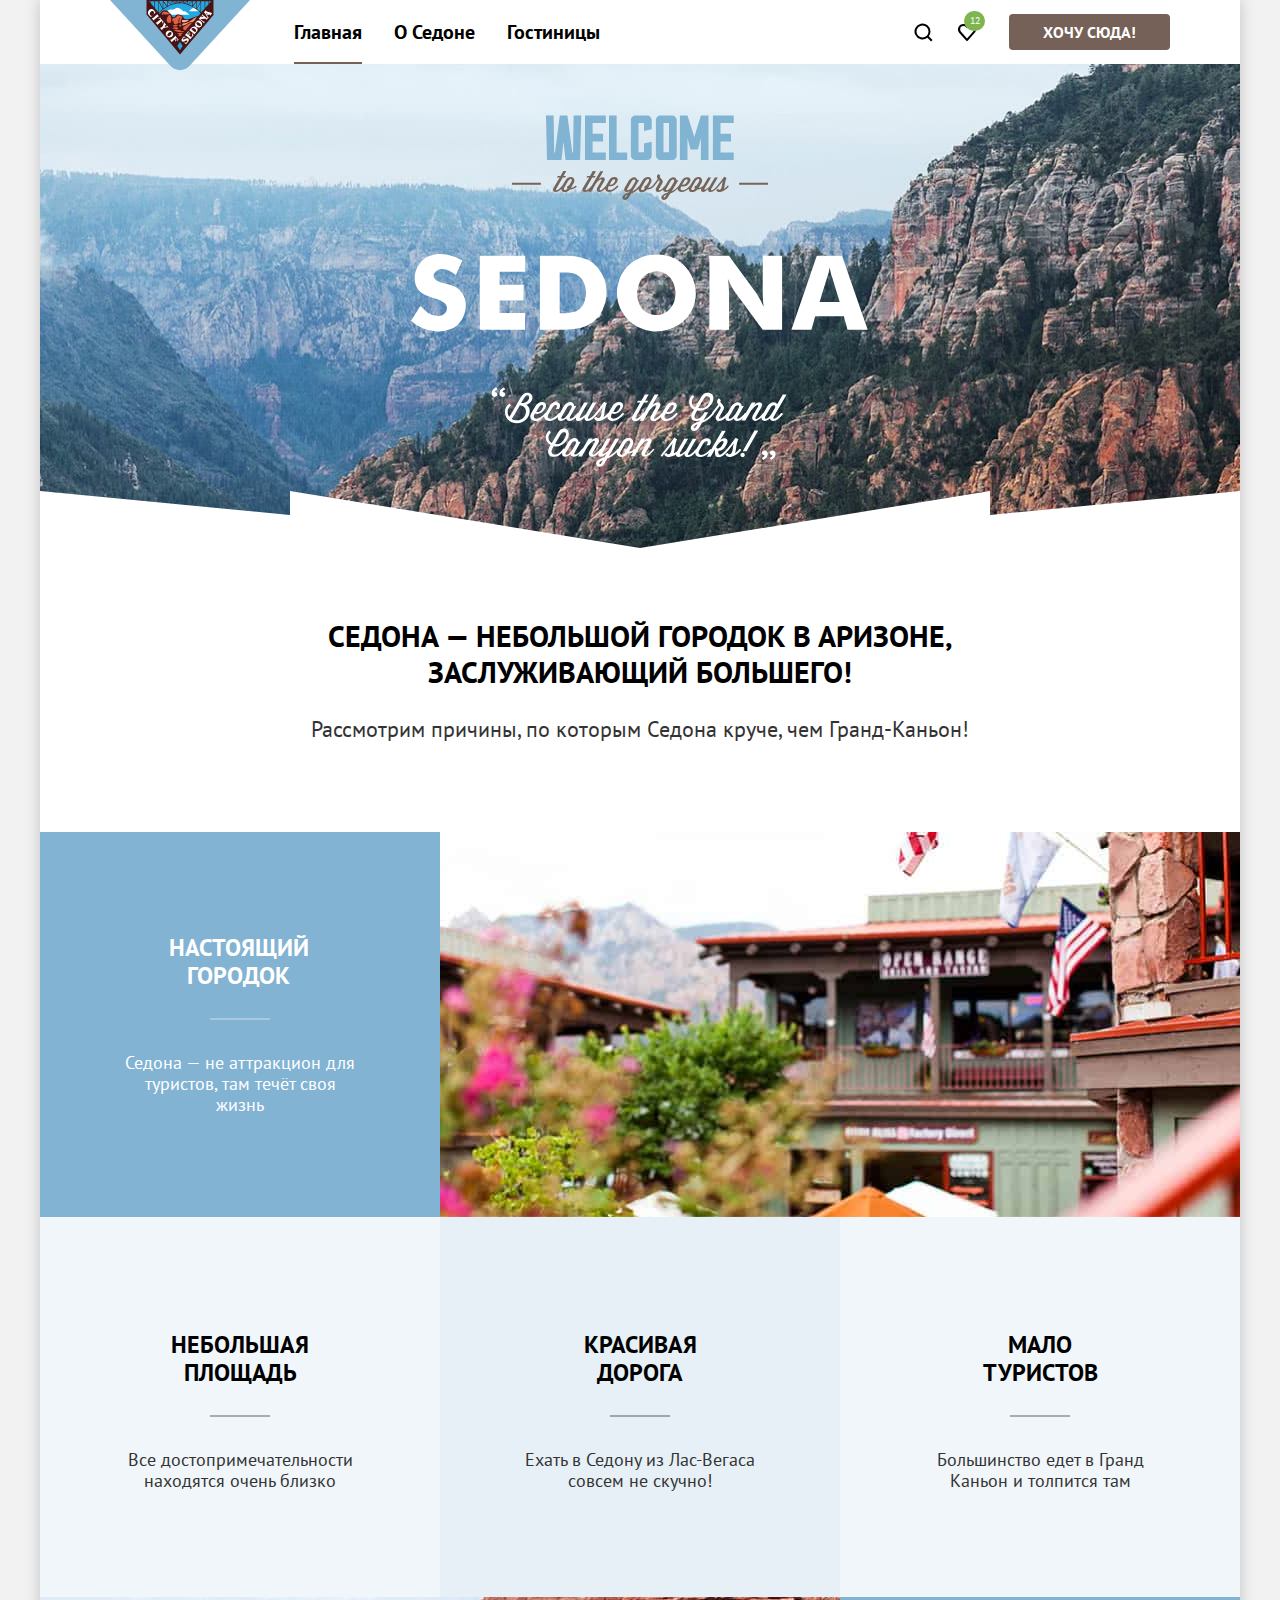
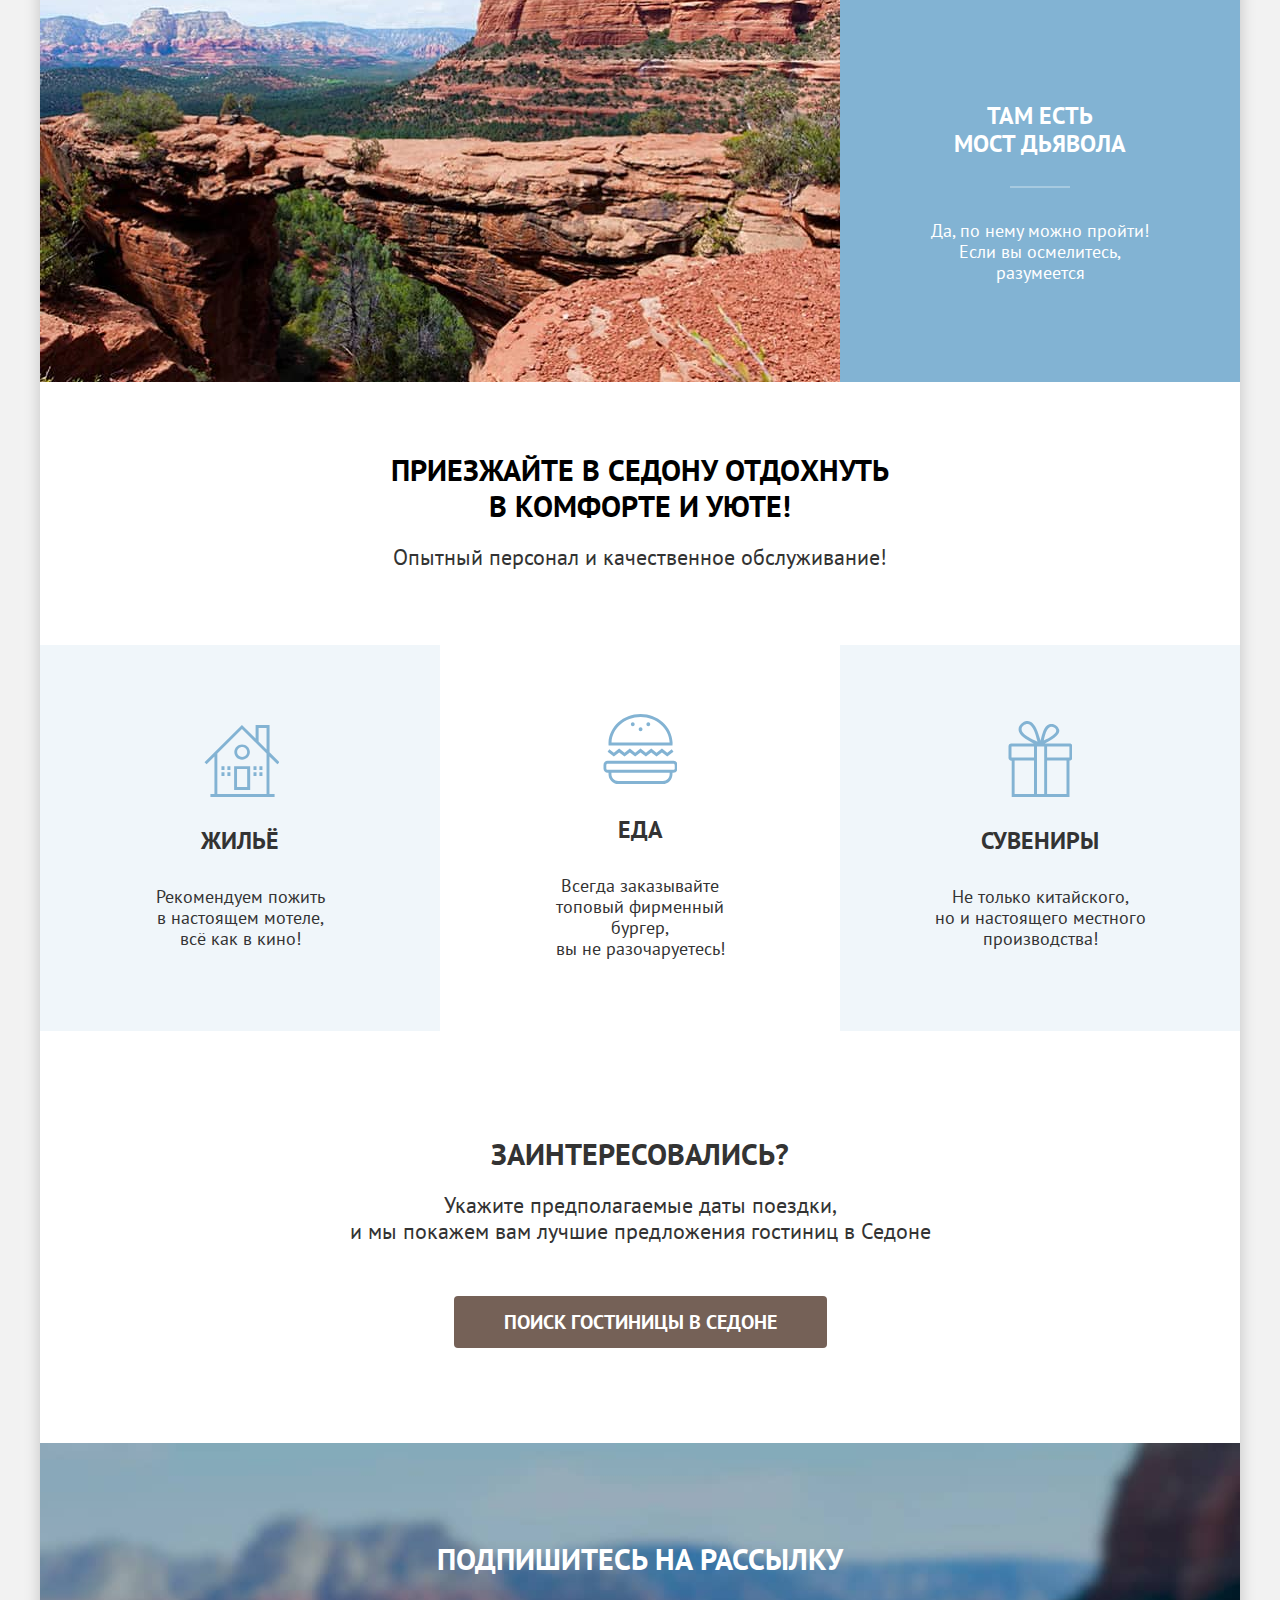
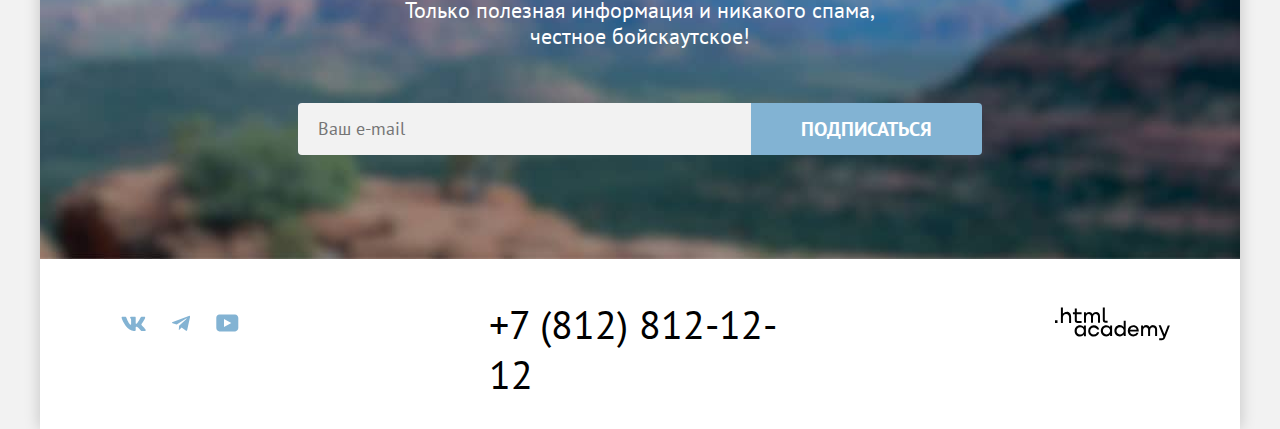
<file: index.html>
<!DOCTYPE html>
<html lang="ru">
  <head>
    <meta charset="utf-8">
    <title>HTML Academy: Седона</title>
    <link rel="stylesheet" href="styles/styles.css">
    <link rel="icon" type="image/png" sizes="32x32" href="images/favicon.png">
  </head>
  <body class="page page-container">
    <header class="page-header">
      <nav class="navigation">
        <a class="navigation-logo" href="index.html">
          <img class="page-logo" src="images/logo.svg" width="140" height="70" alt="Логотип города Седона.">
        </a>
        <ul class="navigation-list">
          <li class="navigation-item">
            <a class="navigation-link navigation-active" href="#">Главная</a>
          </li>
          <li class="navigation-item">
            <a class="navigation-link" href="#">О Седоне</a>
          </li>
          <li class="navigation-item">
            <a class="navigation-link" href="catalog.html">Гостиницы</a>
          </li>
        </ul>
        <ul class="navigation-list navigation-user">
          <li class="navigation-item">
            <a class="navigation-link" href="#">
              <span class="visually-hidden">Поиск</span>
              <svg class="navigation-icon" aria-hidden="true" xmlns="http://www.w3.org/2000/svg" width="20" height="20" fill="currentColor">
                <path d="m19.5 18-3.7-3.7a8 8 0 0 0 1.7-4.8 8 8 0 1 0-3.1 6.3l3.7 3.7 1.4-1.5Zm-10-2.5a6 6 0 0 1-6-6 6 6 0 0 1 12 0 6 6 0 0 1-6 6Z"/>
              </svg>
            </a>
          </li>
          <li class="navigation-item">
            <a class="navigation-link" href="#">
              <svg class="navigation-icon" aria-hidden="true" xmlns="http://www.w3.org/2000/svg" width="20" height="20" fill="currentColor">
                <path d="M9.9 19a1 1 0 0 1-.8-.4l-7-7.9A5.4 5.4 0 0 1 6.5 2C7.8 2 9 2.5 10 3.3a5.5 5.5 0 0 1 9 4.1c0 1.3-.5 2.5-1.3 3.4l-7 7.9c-.2.2-.4.3-.8.3Zm-6-9.5 6.1 6.9 6.2-7c.5-.5.7-1.2.7-2 0-1.8-1.5-3.3-3.3-3.3-1 0-2 .5-2.7 1.3-.3.3-.6.4-.9.4-.3 0-.6-.2-.8-.4a3.7 3.7 0 0 0-2.7-1.3 3.3 3.3 0 0 0-3.3 3.3c-.1.9.3 1.6.7 2.1-.1 0-.1 0 0 0Z"/>
              </svg>
              <span class="visually-hidden">Лайк</span><span class="favourite-like">12</span>
            </a>
          </li>
          <li class="navigation-item">
            <a class="button user-button button-brown" href="#">Хочу сюда!</a>
          </li>
        </ul>
      </nav>
    </header>
    <main class="main-container main-index">
      <section class="index-section">
        <h1 class="visually-hidden">Добро пожаловать в Седону</h1>
        <img class="index-section-slogan" src="images/slogan-sedona.svg" width="458" height="352" alt="Слоган сайта Седона.">
      </section>
      <section class="small-section">
        <h2 class="small-section-caption">Седона — небольшой городок в Аризоне,<br>заслуживающий большего!</h2>
        <p class="small-section-text">Рассмотрим причины, по которым Седона круче, чем Гранд-Каньон!</p>
      </section>
      <section class="advantages">
        <h2 class="visually-hidden">Преимущества</h2>
        <ul class="advantages-list">
          <li class="advantages-item item-another">
            <div class="advantages-item-container">
              <h3 class="advantages-subtitle subtitle-another headline">Настоящий городок</h3>
              <p class="advantages-text text-another">Седона — не аттракцион для туристов, там течёт своя жизнь</p>
            </div>
            <img class="advantages-img" src="images/photo-1.jpg" width="800" height="385" alt="Часть города Седона.">
          </li>
          <li class="advantages-item advantages-wrapper">
            <div class="advantages-item-container">
              <h3 class="advantages-subtitle">Небольшая площадь</h3>
              <p class="advantages-text">Все достопримечательности находятся очень близко</p>
            </div>
          </li>
          <li class="advantages-item advantages-wrapper">
            <div class="advantages-item-container">
              <h3 class="advantages-subtitle">Красивая<br>дорога</h3>
              <p class="advantages-text">Ехать в Седону из Лас-Вегаса совсем не скучно!</p>
            </div>
          </li>
          <li class="advantages-item advantages-wrapper">
            <div class="advantages-item-container">
              <h3 class="advantages-subtitle">Мало<br>туристов</h3>
              <p class="advantages-text">Большинство едет в Гранд Каньон и толпится там</p>
            </div>
          </li>
          <li class="advantages-item item-another wrapper-container">
            <img class="advantages-img" src="images/photo-2.jpg" width="800" height="385" alt="Часть каньона под названием мост дъявола.">
            <div class="advantages-item-container wrap-container">
              <h3 class="advantages-subtitle subtitle-another">Там есть<br> мост дьявола</h3>
              <p class="advantages-text text-another">Да, по нему можно пройти! Если вы осмелитесь, разумеется</p>
            </div>
        </ul>
      </section>
      <section class="tiny-section">
        <h2 class="tiny-section-caption">Приезжайте в Седону отдохнуть<br>в комфорте и уюте!</h2>
        <p class="tiny-section-text">Опытный персонал и качественное обслуживание!</p>
      </section>
      <section class="offers-section">
        <h2 class="visually-hidden">Предложения</h2>
        <ul class="offers-section-list">
          <li class="offers-section-item">
            <div class="offers-section-container">
              <h3 class="offers-section-subtitle">Жильё</h3>
              <p class="offers-section-text">Рекомендуем пожить<br>в настоящем мотеле,<br>всё как в кино!</p>
            </div>
          </li>
          <li class="offers-section-item item-food">
            <div class="offers-section-container">
              <h3 class="offers-section-subtitle">Еда</h3>
              <p class="offers-section-text">Всегда заказывайте<br>топовый фирменный бургер,<br>вы не разочаруетесь!</p>
            </div>
          </li>
          <li class="offers-section-item">
            <div class="offers-section-container">
              <h3 class="offers-section-subtitle">Сувениры</h3>
              <p class="offers-section-text">Не только китайского,<br>но и настоящего местного<br>производства!</p>
            </div>
          </li>
        </ul>
      </section>
      <section class="desc-section">
        <h2 class="desc-section-caption">Заинтересовались?</h2>
        <p class="desc-section-text">Укажите предполагаемые даты поездки,<br>и мы покажем вам лучшие предложения гостиниц в Седоне</p>
        <a class="button search-button button-brown" href="#">Поиск гостиницы в Седоне</a>
      </section>
      <section class="subscription">
        <h2 class="subscription-subtitle">Подпишитесь на рассылку</h2>
        <p class="subscription-text">Только полезная информация и никакого спама,<br>честное бойскаутское!</p>
        <form class="subscription-form" action="https://echo.htmlacademy.ru/" method="post">
          <input class="subscription-email" type="email" name="new-email" placeholder="Ваш e-mail">
          <input class="button subscription-button" type="submit" value="Подписаться">
        </form>
      </section>
    </main>
    <footer class="footer-page">
      <ul class="footer-social-list">
        <li class="footer-social-item">
          <a class="footer-link" href="https://vk.com/htmlacademy" target="_blank">
            <svg class="social-img" aria-hidden="true" xmlns="http://www.w3.org/2000/svg" width="25" height="15" fill="currentColor">
              <path fill-rule="evenodd" d="M24.1 1.8c.2-.5 0-1-.8-1h-2.6c-.7 0-1 .4-1.1.8 0 0-1.4 3.2-3.3 5.3-.6.6-.9.8-1.2.8-.2 0-.4-.2-.4-.8V1.8c0-.7-.2-1-.8-1h-4c-.5 0-.8.4-.8.6 0 .7 1 .8 1 2.6v3.8c0 .8 0 1-.4 1-.9 0-3-3.3-4.3-7-.3-.7-.5-1-1.2-1H1.6c-.8 0-1 .4-1 .8 0 .7 1 4 4.2 8.5C7 13.2 10 15 12.8 15c1.7 0 1.9-.4 1.9-1v-2.4c0-.7.2-.8.7-.8.4 0 1 .1 2.6 1.6 1.8 1.8 2 2.6 3 2.6h2.7c.7 0 1.1-.4 1-1.1-.3-.8-1.2-1.8-2.3-3-.6-.8-1.5-1.5-1.8-2-.4-.4-.3-.6 0-1 0 0 3.2-4.5 3.5-6Z" clip-rule="evenodd"/>
            </svg>
            <span class="visually-hidden">ВК</span>
          </a>
        </li>
        <li class="footer-social-item">
          <a class="footer-link" href="https://t.me/htmlacademy" target="_blank">
            <svg class="social-img" aria-hidden="true" xmlns="http://www.w3.org/2000/svg" width="18" height="16" fill="currentColor">
              <path d="M16.8 1 .8 7c-1 .4-1 1-.2 1.3l4.1 1.3 9.5-6c.5-.3.9-.1.5.2l-7.6 7-.3 4.1c.4 0 .6-.2.8-.4l2-2 4.1 3.1c.8.5 1.3.3 1.5-.7L18 2.2c.3-1-.4-1.6-1.1-1.2Z"/>
            </svg>
            <span class="visually-hidden">Телеграм</span>
          </a>
        </li>
        <li class="footer-social-item">
          <a class="footer-link" href=" https://www.youtube.com/user/htmlacademyru" target="_blank">
            <svg class="social-img" aria-hidden="true" xmlns="http://www.w3.org/2000/svg" width="23" height="18" fill="currentColor">
              <path d="M19 .4H3.4C1.6.4.3 1.9.3 3.8v10c0 2 1.3 3.6 3.2 3.6h15.7c1.6 0 3.1-1.6 3.1-3.4V3.8C22.1 1.9 20.8.4 19 .4ZM8 12.9v-8l7.3 4-7.3 4Z"/>
            </svg>
            <span class="visually-hidden">Ютуб</span></a>
        </li>
      </ul>
      <div class="contacts-phone-contaiter">
        <a class="contacts-phone" href="tel:+78128121212">+7 (812) 812-12-12</a>
      </div>
      <div class="footer-logo-contaiter">
        <a class="footer-logo" href="https://htmlacademy.ru/" target="_blank">
          <svg aria-hidden="true" xmlns="http://www.w3.org/2000/svg" width="115" height="34" fill="currentColor">
            <path d="M0 13.3v2.6h2.5v-2.6H0Zm11.6-8.4c-1.6 0-2.8.7-3.6 1.7h-.1V.4h-2v15.5h2v-5.3C7.9 8.5 9.2 7 11.2 7c1.8 0 2.9 1.4 2.9 3.2v5.7h2V9.8c.1-3-1.8-5-4.5-5Zm15 .3h-4.8V1.5h-2v3.8h-1.9v2h1.9v6c0 1.7 1 2.7 2.7 2.7h4.1v-2h-3.7c-.7 0-1.1-.4-1.1-1.1V7.2h4.8v-2ZM41.1 5c-1.6 0-2.9.8-3.5 2h-.1a3.7 3.7 0 0 0-3.4-2c-1.4 0-2.5.8-3.1 1.8h-.1V5.2H29v10.6h2v-5.4c0-2 1-3.5 2.6-3.5 1.5 0 2.4 1 2.4 2.6v6.3h2v-5.6c0-2.4 1.4-3.3 2.6-3.3 1.5 0 2.4 1 2.4 2.6v6.3h2V9.3c.1-2.5-1.4-4.3-3.9-4.3Zm6.7 8c0 1.8 1 2.8 2.8 2.8h2v-2h-1.7c-.7 0-1.1-.4-1.1-1.1V.4h-2V13Zm-18.9 7a4.9 4.9 0 0 0-3.9-1.7c-3.1 0-5.4 2.3-5.4 5.6s2.3 5.6 5.4 5.6c1.8 0 3-.8 3.8-2h.1v1.7h2V18.6h-2V20Zm-3.6 7.5c-2.2 0-3.6-1.6-3.6-3.6s1.4-3.6 3.6-3.6 3.6 1.6 3.6 3.6c0 1.9-1.4 3.6-3.6 3.6Zm18.9-5.1c-.5-2.4-2.6-4.1-5.4-4.1a5.4 5.4 0 0 0-5.6 5.6c0 3 2.2 5.6 5.6 5.6 2.8 0 4.9-1.8 5.4-4.2h-2.1a3.4 3.4 0 0 1-3.3 2.3c-2.2 0-3.6-1.6-3.6-3.6s1.4-3.6 3.6-3.6c1.6 0 2.8 1 3.3 2.2h2.1v-.2ZM55.1 20a4.9 4.9 0 0 0-3.9-1.8c-3.1 0-5.4 2.3-5.4 5.6s2.3 5.6 5.4 5.6c1.8 0 3-.8 3.8-2h.1v1.7h2V18.6h-2V20Zm-3.6 7.4c-2.2 0-3.6-1.6-3.6-3.6s1.4-3.6 3.6-3.6 3.6 1.6 3.6 3.6c0 1.9-1.5 3.6-3.6 3.6Zm17.2-7.3a5 5 0 0 0-3.9-2c-3.1 0-5.4 2.4-5.4 5.7s2.2 5.6 5.4 5.6c1.7 0 3-.8 3.8-1.8h.1v1.5h2V13.8h-2v6.4Zm-3.6 7.3c-2.2 0-3.6-1.6-3.6-3.6s1.4-3.6 3.6-3.6 3.6 1.6 3.6 3.6c-.1 2-1.5 3.6-3.6 3.6Zm13.2-9.2a5.4 5.4 0 0 0-5.5 5.6c0 3 2.1 5.6 5.5 5.6 2.5 0 4.5-1.3 5.2-3.6h-2.1c-.5 1-1.6 1.6-3 1.6-1.9 0-3.3-1.3-3.4-3h8.8c.2-3.5-2-6.2-5.5-6.2Zm0 1.9c1.7 0 3 1 3.3 2.6h-6.5a3.2 3.2 0 0 1 3.2-2.6Zm19.9-2a4 4 0 0 0-3.6 2h-.1c-.6-1.1-1.8-2-3.4-2-1.4 0-2.5.8-3.1 1.9v-1.5h-1.9v10.6h2v-5.4c0-2 1-3.4 2.6-3.5 1.5 0 2.4 1 2.4 2.6v6.3h2v-5.6c0-2.4 1.4-3.3 2.6-3.3 1.5 0 2.4 1 2.4 2.6v6.3h2v-6.5c.1-2.6-1.4-4.4-3.9-4.4Zm11.2 9.2-3.6-9h-2.2l4.8 11.7c-.3.9-.7 1.2-1.7 1.2h-2.5v2h2.5c1.8 0 2.8-.8 3.5-2.6l4.7-12.2h-2.1l-3.4 8.9Z"/>
          </svg>
        </a>
      </div>
    </footer>
    <div class="modal-container modal-container-close">
      <div class="modal modal-container-inside">
          <button class="modal-container-button-close" type="button">
            <span class="visually-hidden">Закрыть</span>
          </button>
        <section class="modal-section">
          <h2 class="modal-container-title">Поиск гостиницы в Седоне</h2>
          <form class="modal-container-form" action="https://echo.htmlacademy.ru/" method="post">
            <div class="container-form">
              <label for="check-in" class="modal-control modal-container-text">Дата заезда:</label>
              <input class="subscription-email modal-container-control" type="text" name="date" id="check-in" placeholder="27 апреля 2020">
                <button class="button-date" type="button">
                  <span class="visually-hidden">Календарь</span>
                </button>
              </div>
            <p class="text-modal text-modal-error">Мы не можем отправить вас в прошлое.</p>
            <div class="container-form">
              <label for="exit" class="modal-control modal-container-text modal-wrapper">Дата выезда:</label>
              <input class="subscription-email modal-container-control" type="text" name="date" id="exit" placeholder="1 сентября 2023">
                <button class="button-date button-wrapper" type="button">
                  <span class="visually-hidden">Календарь</span>
                </button>
              </div>
            <p class="text-modal">На эти даты есть свободные номера. Пока есть.</p>
            <div class="modal-container-family">
              <div class="modal-container-adults">
                <label for="adults" class="modal-adults">Взрослые:</label>
                <div class="button-control">
                  <button class="button-family-min" type="button">
                    <svg class="family-icon-min" xmlns="http://www.w3.org/2000/svg" width="15" height="2" fill="none">
                      <path fill="#000" d="M.4 0v2h14V0H.4Z"/>
                    </svg>
                    <span class="visually-hidden">Отнять</span>
                  </button>
                  <input class="control-family" type="text" value="2" id="adults">
                  <button class="button-family-max" type="button">
                    <svg class="family-icon-max" xmlns="http://www.w3.org/2000/svg" width="14" height="14" fill="none">
                      <path fill="#000" d="M14 6H8V0H6v6H0v2h6v6h2V8h6V6Z"/>
                    </svg>
                    <span class="visually-hidden">Прибавить</span>
                  </button>
                </div>
              </div>
              <div class="modal-container-children">
                <label for="children" class="modal-children modal-control-tooltip">Дети:</label>
                  <span class="tooltip">
                    <button class="tooltip-toggle" type="button">
                      <span class="visually-hidden">Дополнительная информация</span>
                    </button>
                    <span class="tooltip-text" role="tooltip">Укажите количество детей,<br> которые будут с вами, возраст которых от 6 до 18 лет. Дети<br> до 6 лет размещаются<br> бесплатно.</span>
                  </span>
                <div class="button-control">
                  <button class="button-family-min" type="button">
                    <svg class="family-icon-min" xmlns="http://www.w3.org/2000/svg" width="15" height="2" fill="none">
                      <path fill="#000" d="M.4 0v2h14V0H.4Z"/>
                    </svg>
                    <span class="visually-hidden">Отнять</span>
                  </button>
                  <input class="control-family" type="text" value="2" id="children">
                  <button class="button-family-max" type="button">
                    <svg class="family-icon-max" xmlns="http://www.w3.org/2000/svg" width="14" height="14" fill="none">
                      <path fill="#000" d="M14 6H8V0H6v6H0v2h6v6h2V8h6V6Z"/>
                    </svg>
                    <span class="visually-hidden">Прибавить</span>
                  </button>
                </div>
              </div>
            </div>
            <input class="button apply-button button-search" type="submit" value="НАЙТИ">
          </form>
        </section>
      </div>
    </div>
  </body>
</html>
</file>
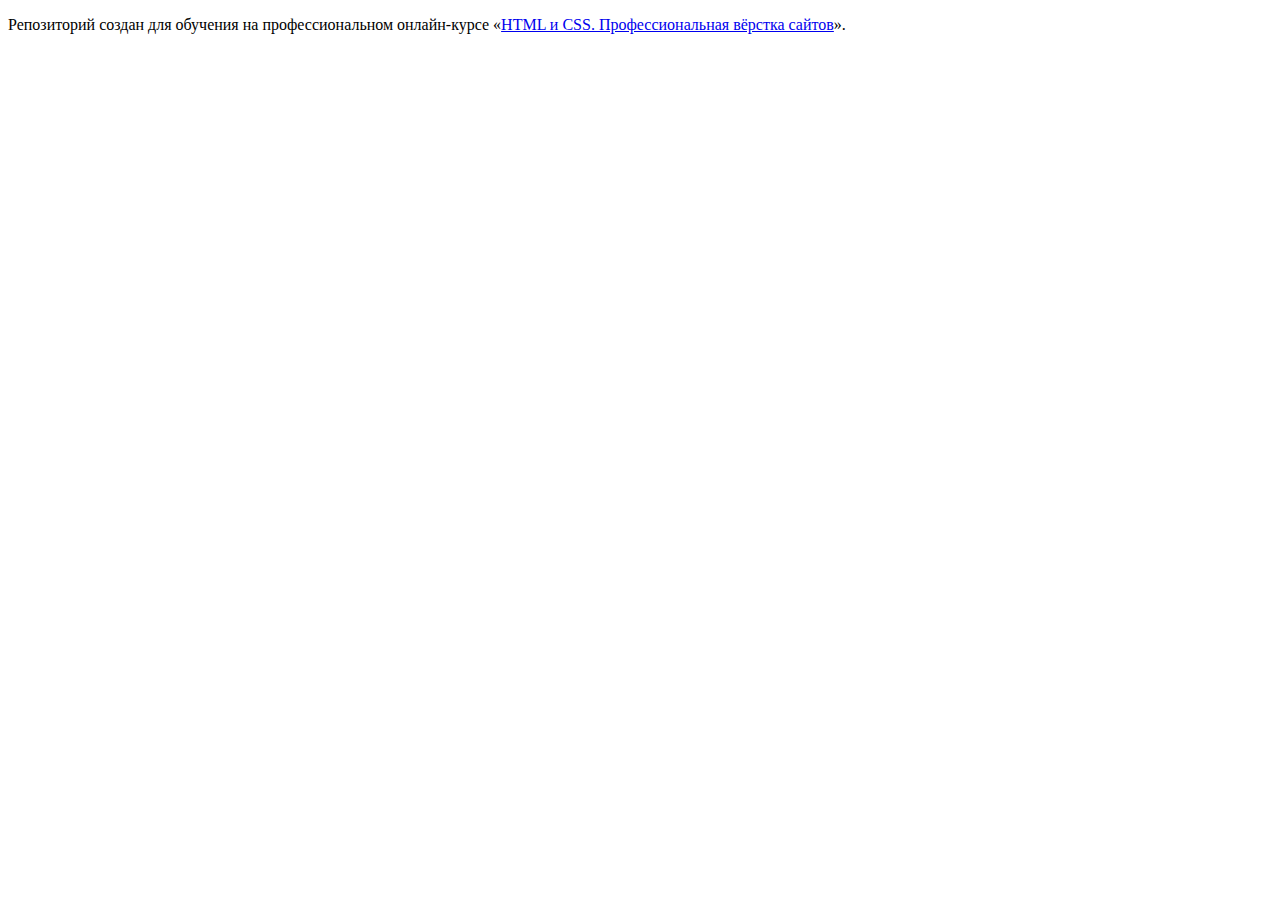
<file: 1/index.html>
<!DOCTYPE html>
<html lang="ru">
  <head>
    <meta charset="utf-8">
    <title>HTML Academy: Седона</title>
    <base href="https://htmlacademy-htmlcss.github.io/2458209-sedona-1/1/">
</head>
  <body>

    <p>Репозиторий создан для обучения на профессиональном онлайн‑курсе «<a href="https://htmlacademy.ru/intensive/htmlcss">HTML и CSS. Профессиональная вёрстка сайтов</a>».</p>

  </body>
</html>
</file>
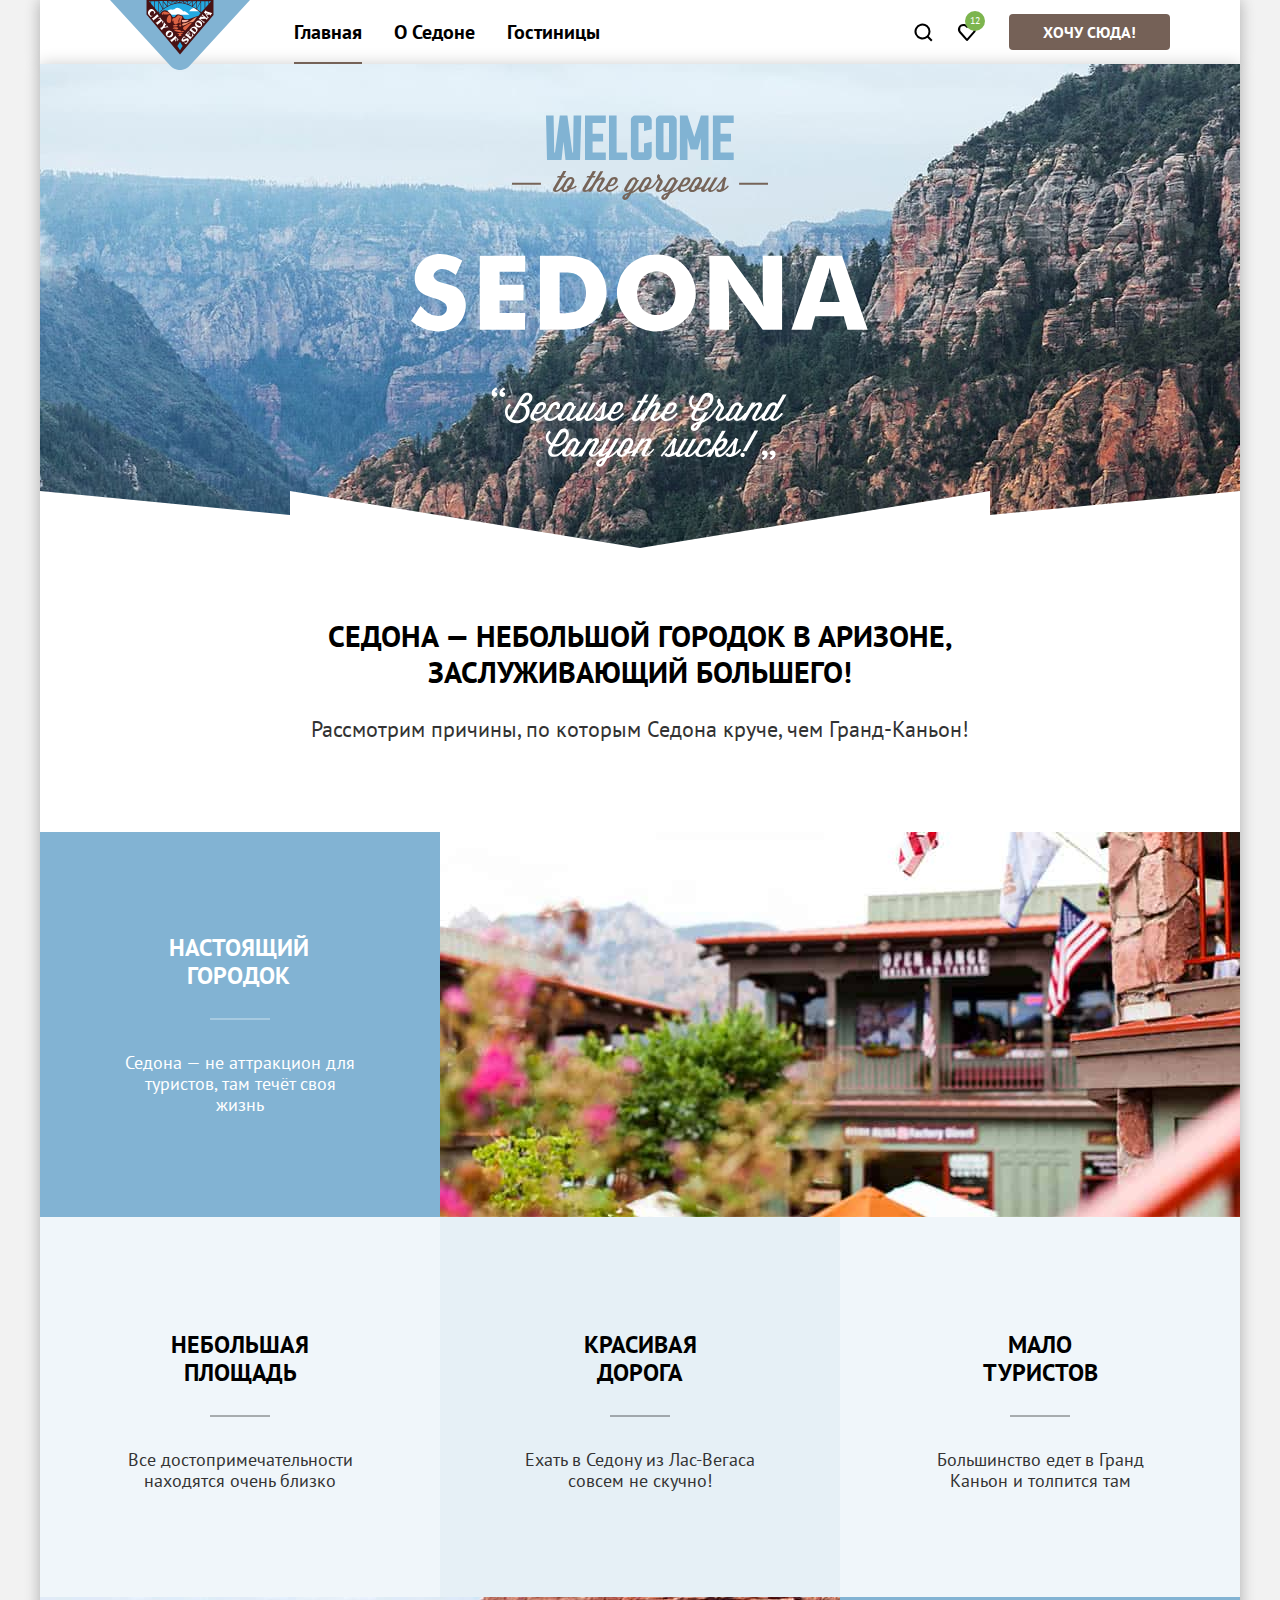
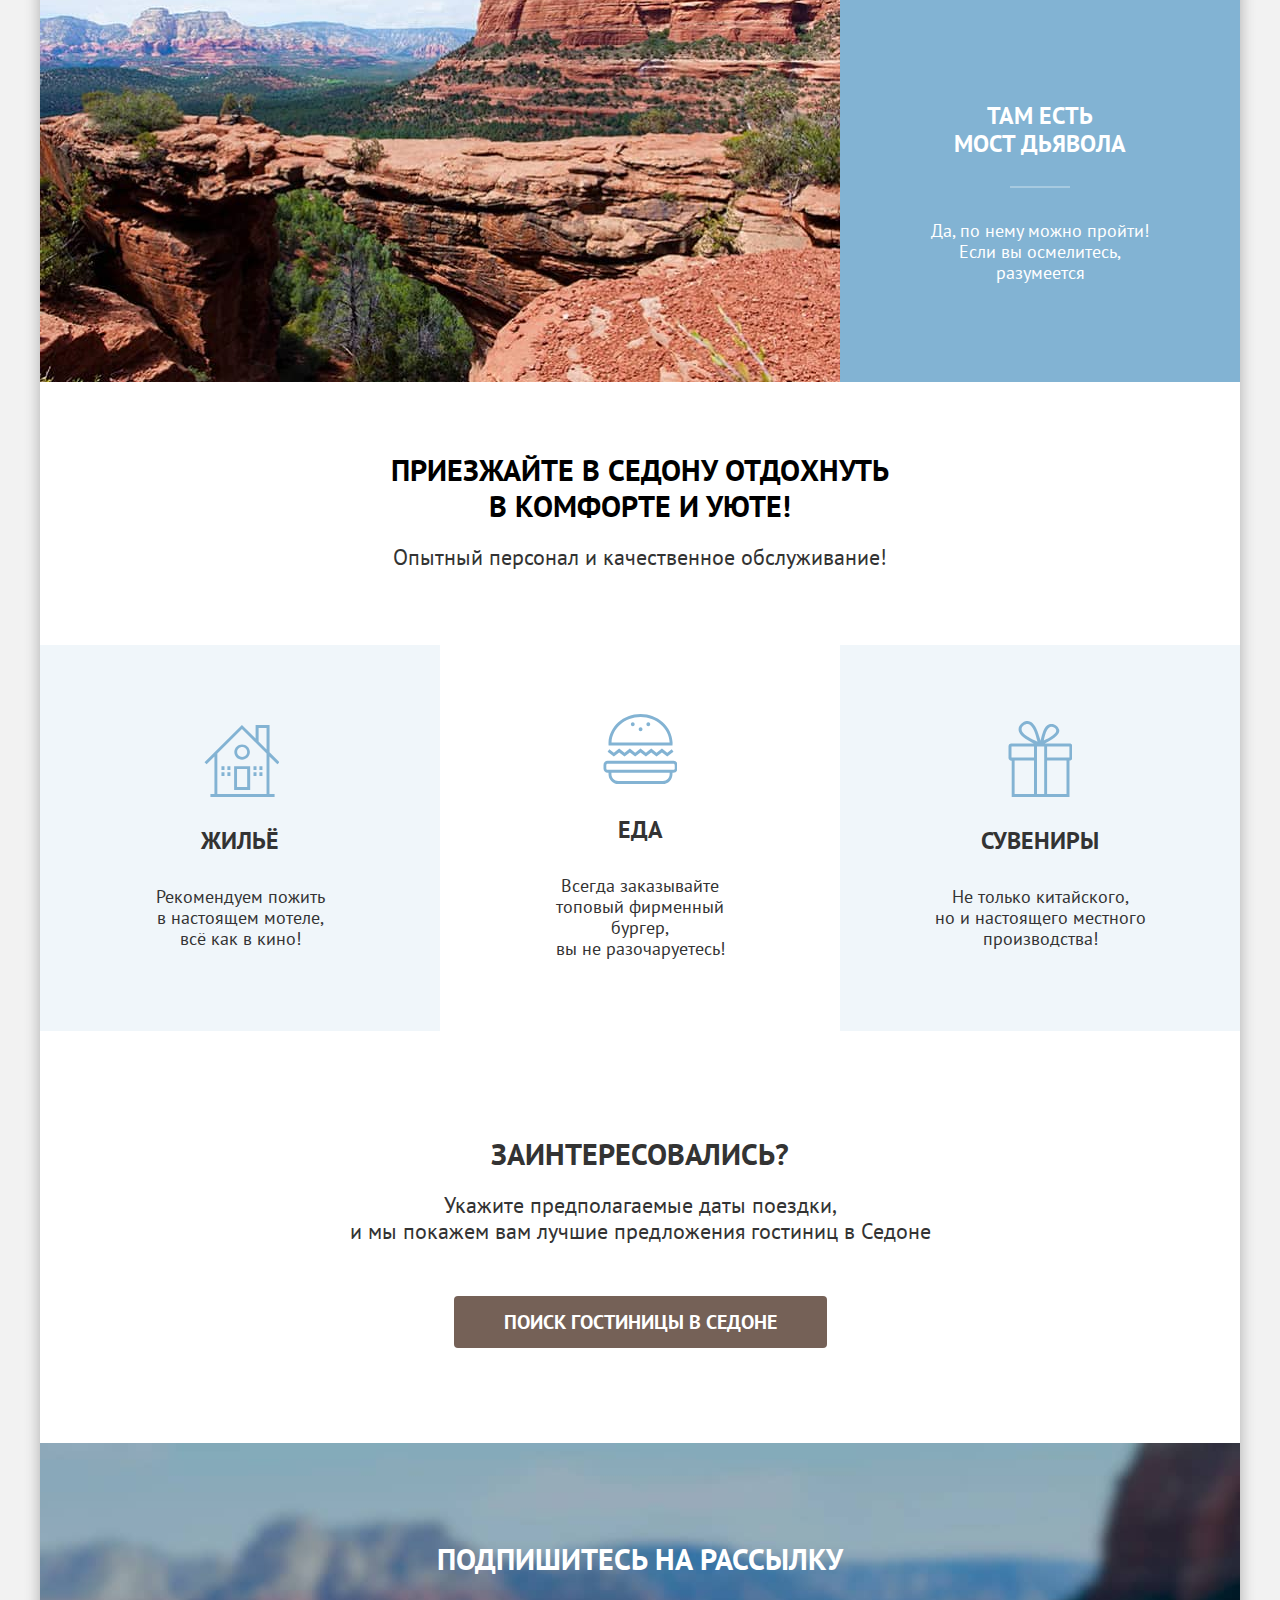
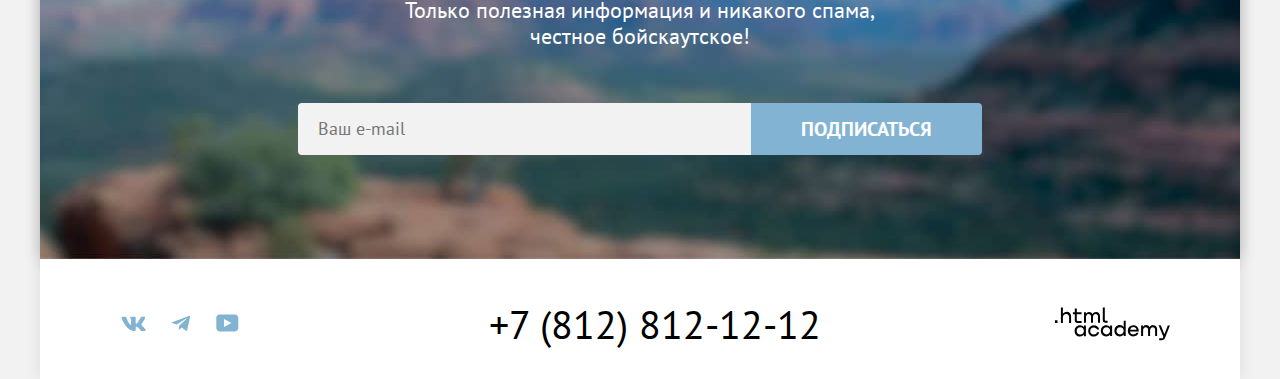
<file: 10/index.html>
<!DOCTYPE html>
<html lang="ru">
  <head>
    <meta charset="utf-8">
    <title>HTML Academy: Седона</title>
    <link rel="stylesheet" href="styles/styles.css">
    <link rel="icon" type="image/png" sizes="32x32" href="images/favicon.png">
    <base href="https://htmlacademy-htmlcss.github.io/2458209-sedona-1/10/">
</head>
  <body class="page page-container">
    <header class="page-header">
      <nav class="navigation">
        <ul class="navigation-list">
          <li class="navigation-item">
            <a class="navigation-logo" href="index.html">
              <img class="page-logo" src="images/logo.svg" width="140" height="70" alt="Логотип города Седона.">
            </a>
          </li>
          <li class="navigation-item">
            <a class="navigation-link navigation-active" href="#">Главная</a>
          </li>
          <li class="navigation-item">
            <a class="navigation-link" href="#">О Седоне</a>
          </li>
          <li class="navigation-item">
            <a class="navigation-link" href="catalog.html">Гостиницы</a>
          </li>
        </ul>
        <ul class="navigation-list navigation-user">
          <li class="navigation-item">
            <a class="navigation-link" href="#">
              <span class="visually-hidden">Поиск</span>
              <svg class="navigation-icon" aria-hidden="true" xmlns="http://www.w3.org/2000/svg" width="20" height="20" fill="currentColor"><path d="m19.5 18-3.7-3.7a8 8 0 0 0 1.7-4.8 8 8 0 1 0-3.1 6.3l3.7 3.7 1.4-1.5Zm-10-2.5a6 6 0 0 1-6-6 6 6 0 0 1 12 0 6 6 0 0 1-6 6Z"/></svg>
            </a>
          </li>
          <li class="navigation-item">
            <a class="navigation-link" href="#">
              <svg class="navigation-icon" aria-hidden="true" xmlns="http://www.w3.org/2000/svg" width="20" height="20" fill="currentColor"><path d="M9.9 19a1 1 0 0 1-.8-.4l-7-7.9A5.4 5.4 0 0 1 6.5 2C7.8 2 9 2.5 10 3.3a5.5 5.5 0 0 1 9 4.1c0 1.3-.5 2.5-1.3 3.4l-7 7.9c-.2.2-.4.3-.8.3Zm-6-9.5 6.1 6.9 6.2-7c.5-.5.7-1.2.7-2 0-1.8-1.5-3.3-3.3-3.3-1 0-2 .5-2.7 1.3-.3.3-.6.4-.9.4-.3 0-.6-.2-.8-.4a3.7 3.7 0 0 0-2.7-1.3 3.3 3.3 0 0 0-3.3 3.3c-.1.9.3 1.6.7 2.1-.1 0-.1 0 0 0Z"/></svg>
              <span class="visually-hidden">Лайк</span><span class="favourite-like">12</span>
            </a>
          </li>
          <li class="navigation-item">
            <a class="button user-button button-brown" href="#">Хочу сюда!</a>
          </li>
        </ul>
      </nav>
    </header>
    <main class="main-container main-index">
      <section class="index-section">
        <h1 class="visually-hidden">Добро пожаловать в Седону</h1>
        <img class="index-section-slogan" src="images/slogan-sedona.svg" width="458" height="352" alt="Слоган сайта Седона.">
      </section>
      <section class="small-section">
        <h2 class="small-section-caption">Седона — небольшой городок в Аризоне,<br>заслуживающий большего!</h2>
        <p class="small-section-text">Рассмотрим причины, по которым Седона круче, чем Гранд-Каньон!</p>
      </section>
      <section class="advantages">
        <h2 class="visually-hidden">Преимущества</h2>
        <ul class="advantages-list">
          <li class="advantages-item item-another">
            <div class="advantages-item-container">
              <h3 class="advantages-subtitle subtitle-another headline">Настоящий городок</h3>
              <p class="advantages-text text-another">Седона — не аттракцион для туристов, там течёт своя жизнь</p>
            </div>
            <img class="advantages-img" src="images/photo-1.jpg" width="800" height="385" alt="Часть города Седона.">
          </li>
          <li class="advantages-item">
            <div class="advantages-item-container">
              <h3 class="advantages-subtitle">Небольшая площадь</h3>
              <p class="advantages-text">Все достопримечательности находятся очень близко</p>
            </div>
          </li>
          <li class="advantages-item another">
            <div class="advantages-item-container">
              <h3 class="advantages-subtitle">Красивая<br>дорога</h3>
              <p class="advantages-text">Ехать в Седону из Лас-Вегаса совсем не скучно!</p>
            </div>
          </li>
          <li class="advantages-item">
            <div class="advantages-item-container">
              <h3 class="advantages-subtitle">Мало<br>туристов</h3>
              <p class="advantages-text">Большинство едет в Гранд Каньон и толпится там</p>
            </div>
          </li>
          <li class="advantages-item item-another wrapper-container">
            <img class="advantages-img" src="images/photo-2.jpg" width="800" height="385" alt="Часть каньона под названием мост дъявола.">
            <div class="advantages-item-container wrap-container">
              <h3 class="advantages-subtitle subtitle-another">Там есть<br> мост дьявола</h3>
              <p class="advantages-text text-another">Да, по нему можно пройти! Если вы осмелитесь, разумеется</p>
            </div>
        </ul>
      </section>
      <section class="tiny-section">
        <h2 class="tiny-section-caption">Приезжайте в Седону отдохнуть<br>в комфорте и уюте!</h2>
        <p class="tiny-section-text">Опытный персонал и качественное обслуживание!</p>
      </section>
      <section class="offers-section">
        <h2 class="visually-hidden">Предложения</h2>
        <ul class="offers-section-list">
          <li class="offers-section-item">
            <div class="offers-section-container">
              <h3 class="offers-section-subtitle">Жильё</h3>
              <p class="offers-section-text">Рекомендуем пожить<br>в настоящем мотеле,<br>всё как в кино!</p>
            </div>
          </li>
          <li class="offers-section-item item-food">
            <div class="offers-section-container">
              <h3 class="offers-section-subtitle">Еда</h3>
              <p class="offers-section-text">Всегда заказывайте<br>топовый фирменный бургер,<br>вы не разочаруетесь!</p>
            </div>
          </li>
          <li class="offers-section-item">
            <div class="offers-section-container">
              <h3 class="offers-section-subtitle">Сувениры</h3>
              <p class="offers-section-text">Не только китайского,<br>но и настоящего местного<br>производства!</p>
            </div>
          </li>
        </ul>
      </section>
      <section class="desc-section">
        <h2 class="desc-section-caption">Заинтересовались?</h2>
        <p class="desc-section-text">Укажите предполагаемые даты поездки,<br>и мы покажем вам лучшие предложения гостиниц в Седоне</p>
        <a class="button search-button button-brown" href="#">Поиск гостиницы в Седоне</a>
      </section>
      <section class="subscription">
        <h2 class="subscription-subtitle">Подпишитесь на рассылку</h2>
        <p class="subscription-text">Только полезная информация и никакого спама,<br>честное бойскаутское!</p>
        <form class="subscription-form" action="https://echo.htmlacademy.ru/" method="post">
          <input class="subscription-email" type="email" name="new-email" placeholder="Ваш e-mail">
          <input class="button subscription-button" type="submit" value="Подписаться">
        </form>
      </section>
    </main>
    <footer class="footer-page">
      <ul class="footer-social-list">
        <li class="footer-social-item">
          <a class="footer-link" href="https://vk.com/htmlacademy" target="_blank">
            <svg class="social-img" aria-hidden="true" xmlns="http://www.w3.org/2000/svg" width="25" height="15" fill="currentColor"><path fill-rule="evenodd" d="M24.1 1.8c.2-.5 0-1-.8-1h-2.6c-.7 0-1 .4-1.1.8 0 0-1.4 3.2-3.3 5.3-.6.6-.9.8-1.2.8-.2 0-.4-.2-.4-.8V1.8c0-.7-.2-1-.8-1h-4c-.5 0-.8.4-.8.6 0 .7 1 .8 1 2.6v3.8c0 .8 0 1-.4 1-.9 0-3-3.3-4.3-7-.3-.7-.5-1-1.2-1H1.6c-.8 0-1 .4-1 .8 0 .7 1 4 4.2 8.5C7 13.2 10 15 12.8 15c1.7 0 1.9-.4 1.9-1v-2.4c0-.7.2-.8.7-.8.4 0 1 .1 2.6 1.6 1.8 1.8 2 2.6 3 2.6h2.7c.7 0 1.1-.4 1-1.1-.3-.8-1.2-1.8-2.3-3-.6-.8-1.5-1.5-1.8-2-.4-.4-.3-.6 0-1 0 0 3.2-4.5 3.5-6Z" clip-rule="evenodd"/></svg>
            <span class="visually-hidden">ВК</span>
          </a>
        </li>
        <li class="footer-social-item">
          <a class="footer-link" href="https://t.me/htmlacademy" target="_blank">
            <svg class="social-img" aria-hidden="true" xmlns="http://www.w3.org/2000/svg" width="18" height="16" fill="currentColor"><path d="M16.8 1 .8 7c-1 .4-1 1-.2 1.3l4.1 1.3 9.5-6c.5-.3.9-.1.5.2l-7.6 7-.3 4.1c.4 0 .6-.2.8-.4l2-2 4.1 3.1c.8.5 1.3.3 1.5-.7L18 2.2c.3-1-.4-1.6-1.1-1.2Z"/></svg>
            <span class="visually-hidden">Телеграм</span>
          </a>
        </li>
        <li class="footer-social-item">
          <a class="footer-link" href=" https://www.youtube.com/user/htmlacademyru" target="_blank">
            <svg class="social-img" aria-hidden="true" xmlns="http://www.w3.org/2000/svg" width="23" height="18" fill="currentColor"><path d="M19 .4H3.4C1.6.4.3 1.9.3 3.8v10c0 2 1.3 3.6 3.2 3.6h15.7c1.6 0 3.1-1.6 3.1-3.4V3.8C22.1 1.9 20.8.4 19 .4ZM8 12.9v-8l7.3 4-7.3 4Z"/></svg>
            <span class="visually-hidden">Ютуб</span></a>
        </li>
      </ul>
      <a class="contacts-phone" href="tel:+78128121212">+7 (812) 812-12-12</a>
      <a class="footer-logo" href="https://htmlacademy.ru/" target="_blank"><svg aria-hidden="true" xmlns="http://www.w3.org/2000/svg" width="115" height="34" fill="currentColor"><path d="M0 13.3v2.6h2.5v-2.6H0Zm11.6-8.4c-1.6 0-2.8.7-3.6 1.7h-.1V.4h-2v15.5h2v-5.3C7.9 8.5 9.2 7 11.2 7c1.8 0 2.9 1.4 2.9 3.2v5.7h2V9.8c.1-3-1.8-5-4.5-5Zm15 .3h-4.8V1.5h-2v3.8h-1.9v2h1.9v6c0 1.7 1 2.7 2.7 2.7h4.1v-2h-3.7c-.7 0-1.1-.4-1.1-1.1V7.2h4.8v-2ZM41.1 5c-1.6 0-2.9.8-3.5 2h-.1a3.7 3.7 0 0 0-3.4-2c-1.4 0-2.5.8-3.1 1.8h-.1V5.2H29v10.6h2v-5.4c0-2 1-3.5 2.6-3.5 1.5 0 2.4 1 2.4 2.6v6.3h2v-5.6c0-2.4 1.4-3.3 2.6-3.3 1.5 0 2.4 1 2.4 2.6v6.3h2V9.3c.1-2.5-1.4-4.3-3.9-4.3Zm6.7 8c0 1.8 1 2.8 2.8 2.8h2v-2h-1.7c-.7 0-1.1-.4-1.1-1.1V.4h-2V13Zm-18.9 7a4.9 4.9 0 0 0-3.9-1.7c-3.1 0-5.4 2.3-5.4 5.6s2.3 5.6 5.4 5.6c1.8 0 3-.8 3.8-2h.1v1.7h2V18.6h-2V20Zm-3.6 7.5c-2.2 0-3.6-1.6-3.6-3.6s1.4-3.6 3.6-3.6 3.6 1.6 3.6 3.6c0 1.9-1.4 3.6-3.6 3.6Zm18.9-5.1c-.5-2.4-2.6-4.1-5.4-4.1a5.4 5.4 0 0 0-5.6 5.6c0 3 2.2 5.6 5.6 5.6 2.8 0 4.9-1.8 5.4-4.2h-2.1a3.4 3.4 0 0 1-3.3 2.3c-2.2 0-3.6-1.6-3.6-3.6s1.4-3.6 3.6-3.6c1.6 0 2.8 1 3.3 2.2h2.1v-.2ZM55.1 20a4.9 4.9 0 0 0-3.9-1.8c-3.1 0-5.4 2.3-5.4 5.6s2.3 5.6 5.4 5.6c1.8 0 3-.8 3.8-2h.1v1.7h2V18.6h-2V20Zm-3.6 7.4c-2.2 0-3.6-1.6-3.6-3.6s1.4-3.6 3.6-3.6 3.6 1.6 3.6 3.6c0 1.9-1.5 3.6-3.6 3.6Zm17.2-7.3a5 5 0 0 0-3.9-2c-3.1 0-5.4 2.4-5.4 5.7s2.2 5.6 5.4 5.6c1.7 0 3-.8 3.8-1.8h.1v1.5h2V13.8h-2v6.4Zm-3.6 7.3c-2.2 0-3.6-1.6-3.6-3.6s1.4-3.6 3.6-3.6 3.6 1.6 3.6 3.6c-.1 2-1.5 3.6-3.6 3.6Zm13.2-9.2a5.4 5.4 0 0 0-5.5 5.6c0 3 2.1 5.6 5.5 5.6 2.5 0 4.5-1.3 5.2-3.6h-2.1c-.5 1-1.6 1.6-3 1.6-1.9 0-3.3-1.3-3.4-3h8.8c.2-3.5-2-6.2-5.5-6.2Zm0 1.9c1.7 0 3 1 3.3 2.6h-6.5a3.2 3.2 0 0 1 3.2-2.6Zm19.9-2a4 4 0 0 0-3.6 2h-.1c-.6-1.1-1.8-2-3.4-2-1.4 0-2.5.8-3.1 1.9v-1.5h-1.9v10.6h2v-5.4c0-2 1-3.4 2.6-3.5 1.5 0 2.4 1 2.4 2.6v6.3h2v-5.6c0-2.4 1.4-3.3 2.6-3.3 1.5 0 2.4 1 2.4 2.6v6.3h2v-6.5c.1-2.6-1.4-4.4-3.9-4.4Zm11.2 9.2-3.6-9h-2.2l4.8 11.7c-.3.9-.7 1.2-1.7 1.2h-2.5v2h2.5c1.8 0 2.8-.8 3.5-2.6l4.7-12.2h-2.1l-3.4 8.9Z"/></svg>
      </a>
    </footer>
    <div class="modal-container modal-container-close">
      <div class="modal modal-container-inside">
          <button class="modal-container-button-close" type="button">
            <span class="visually-hidden">Закрыть</span>
          </button>
        <section class="modal-section">
          <h2 class="modal-container-title">Поиск гостиницы в Седоне</h2>
          <form class="modal-container-form" action="https://echo.htmlacademy.ru/" method="post">
            <div class="container-form">
              <label for="check-in" class="modal-control modal-container-text">Дата заезда:</label>
              <input class="subscription-email modal-container-control" type="text" name="date" id="check-in" placeholder="27 апреля 2020">
                <button class="button-date" type="button">
                  <span class="visually-hidden">Календарь</span>
                </button>
              </div>
            <p class="text-modal text-modal-error">Мы не можем отправить вас в прошлое.</p>
            <div class="container-form">
              <label for="exit" class="modal-control modal-container-text modal-wrapper">Дата выезда:</label>
              <input class="subscription-email modal-container-control" type="text" name="date" id="exit" placeholder="1 сентября 2023">
                <button class="button-date button-wrapper" type="button">
                  <span class="visually-hidden">Календарь</span>
                </button>
              </div>
            <p class="text-modal">На эти даты есть свободные номера. Пока есть.</p>
            <div class="modal-container-family">
              <div class="modal-container-adults">
                <label for="adults" class="modal-adults">Взрослые:</label>
                <div class="button-control">
                  <button class="button-family-min" type="button">
                    <svg class="family-icon-min" xmlns="http://www.w3.org/2000/svg" width="15" height="2" fill="none"><path fill="#000" d="M.4 0v2h14V0H.4Z"/></svg>
                    <span class="visually-hidden">Отнять</span>
                  </button>
                  <input class="control-family" type="text" value="2" id="adults">
                  <button class="button-family-max" type="button">
                    <svg class="family-icon-max" xmlns="http://www.w3.org/2000/svg" width="14" height="14" fill="none"><path fill="#000" d="M14 6H8V0H6v6H0v2h6v6h2V8h6V6Z"/></svg>
                    <span class="visually-hidden">Прибавить</span>
                  </button>
                </div>
              </div>
              <div class="modal-container-children">
                <label for="children" class="modal-children modal-control-tooltip">Дети:</label>
                  <span class="tooltip">
                    <button class="tooltip-toggle" type="button">
                      <span class="visually-hidden">Дополнительная информация</span>
                    </button>
                    <span class="tooltip-text" role="tooltip">Укажите количество детей,<br> которые будут с вами, возраст которых от 6 до 18 лет. Дети<br> до 6 лет размещаются<br> бесплатно.</span>
                  </span>
                <div class="button-control">
                  <button class="button-family-min" type="button">
                    <svg class="family-icon-min" xmlns="http://www.w3.org/2000/svg" width="15" height="2" fill="none"><path fill="#000" d="M.4 0v2h14V0H.4Z"/></svg>
                    <span class="visually-hidden">Отнять</span>
                  </button>
                  <input class="control-family" type="text" value="2" id="children">
                  <button class="button-family-max" type="button">
                    <svg class="family-icon-max" xmlns="http://www.w3.org/2000/svg" width="14" height="14" fill="none"><path fill="#000" d="M14 6H8V0H6v6H0v2h6v6h2V8h6V6Z"/></svg>
                    <span class="visually-hidden">Прибавить</span>
                  </button>
                </div>
              </div>
            </div>
            <input class="button apply-button button-search" type="submit" value="НАЙТИ">
          </form>
        </section>
      </div>
    </div>
  </body>
</html>
</file>
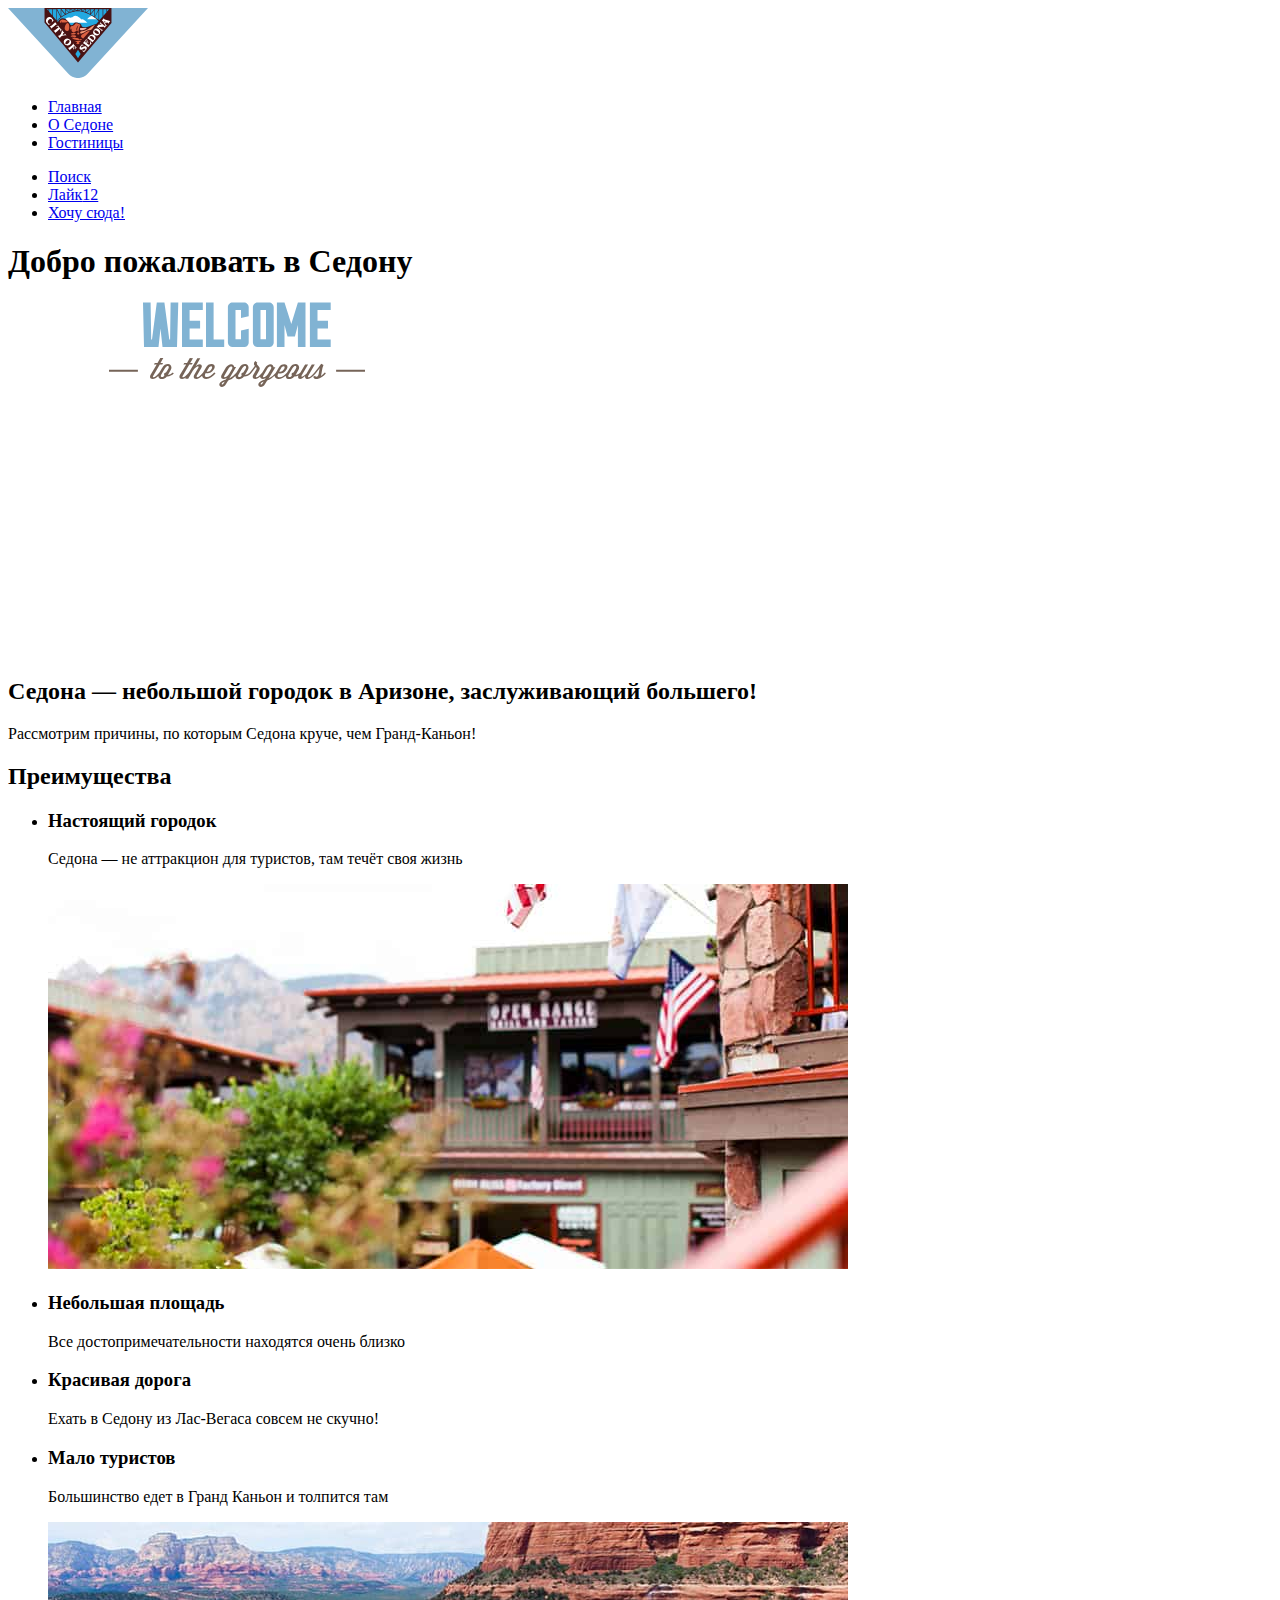
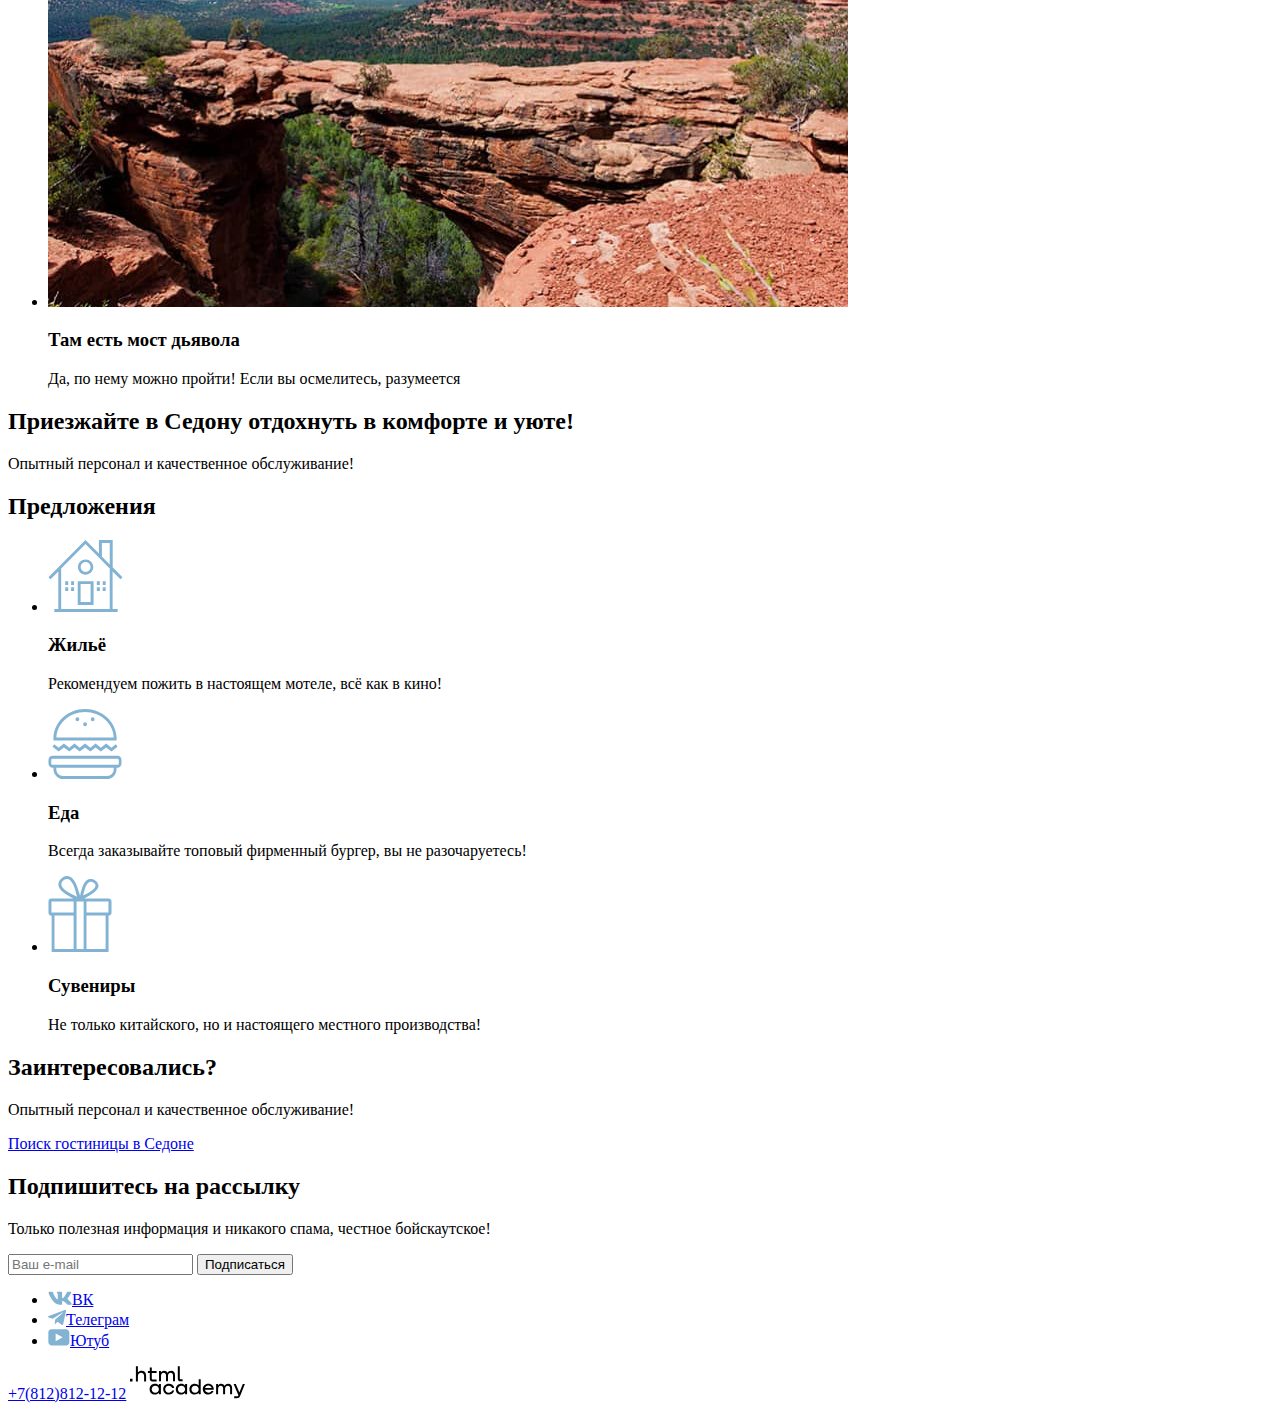
<file: 3/index.html>
<!DOCTYPE html>
<html lang="ru">
  <head>
    <meta charset="utf-8">
    <title>HTML Academy: Седона</title>
    <base href="https://htmlacademy-htmlcss.github.io/2458209-sedona-1/3/">
</head>
  <body class="page">
    <header class="page-header">
      <a class="logo">
        <img class="page-logo" src="images/logo.svg" width="140" height="70" alt="Логотип города Седона.">
      </a>
      <nav class="navigation">
        <ul class="navigation-list">
          <li class="navigation-item">
            <a class="navigation-link" href="#">Главная</a>
          </li>
          <li class="navigation-item">
            <a class="navigation-link" href="#">О Седоне</a>
          </li>
          <li class="navigation-item">
            <a class="navigation-link" href="catalog.html">Гостиницы</a>
          </li>
        </ul>
        <ul class="navigation-list navigation-user">
          <li class="navigation-item">
            <a class="navigation-link" href="#"><span class="visually-hidden">Поиск</span></a>
          </li>
          <li class="navigation-item">
            <a class="navigation-link" href="#"><span class="visually-hidden">Лайк</span><span class="favourite-like">12</span></a>
          </li>
          <li class="navigation-item">
            <a class="button user-button" href="#">Хочу сюда!</a>
          </li>
        </ul>
      </nav>
    </header>
    <main class="main-index">
      <section class="index-section">
        <h1 class="visually-hidden">Добро пожаловать в Седону</h1>
        <img class="index-section-slogan" src="images/slogan-sedona.svg" width="458" height="352" alt="Слоган сайта Седона.">
      </section>
      <section class="small-section">
        <h2 class="small-section-caption">Седона — небольшой городок в Аризоне, заслуживающий большего!</h2>
        <p class="small-section-text">Рассмотрим причины, по которым Седона круче, чем Гранд-Каньон!</p>
      </section>
      <section class="advantages">
        <h2 class="visually-hidden">Преимущества</h2>
        <ul class="advantages-list">
          <li class="advantages-item item-another">
            <h3 class="advantages-subtitle subtitle-another">Настоящий городок</h3>
            <p class="advantages-text text-another">Седона — не аттракцион для туристов, там течёт своя жизнь</p>
            <img class="advantages-img" src="images/photo-1.jpg" width="800" height="385" alt="Часть города Седона.">
          </li>
          <li class="advantages-item">
            <h3 class="advantages-subtitle">Небольшая площадь</h3>
            <p class="advantages-text">Все достопримечательности находятся очень близко</p>
          </li>
          <li class="advantages-item another">
            <h3 class="advantages-subtitle">Красивая дорога</h3>
            <p class="advantages-text">Ехать в Седону из Лас-Вегаса совсем не скучно!</p>
          </li>
          <li class="advantages-item">
            <h3 class="advantages-subtitle">Мало туристов</h3>
            <p class="advantages-text">Большинство едет в Гранд Каньон и толпится там</p>
          </li>
          <li class="advantages-item item-another">
            <img class="advantages-img" src="images/photo-2.jpg" width="800" height="385" alt="Часть каньона под названием мост дъявола.">
            <h3 class="advantages-subtitle subtitle-another">Там есть мост дьявола</h3>
            <p class="advantages-text text-another">Да, по нему можно пройти! Если вы осмелитесь, разумеется</p>
        </ul>
      </section>
      <section class="tiny-section">
        <h2 class="tiny-section-caption">Приезжайте в Седону отдохнуть в комфорте и уюте!</h2>
        <p class="tiny-section-text">Опытный персонал и качественное обслуживание!</p>
      </section>
      <section class="offers-section">
        <h2 class="visually-hidden">Предложения</h2>
        <ul class="offers-section-list">
          <li class="offers-section-item">
            <img class="offers-section-img" src="images/catalog-haus.svg" width="75" height="72" alt="Дом.">
            <h3 class="offers-section-subtitle">Жильё</h3>
            <p class="offers-section-text">Рекомендуем пожить в настоящем мотеле, всё как в кино!</p>
          </li>
          <li class="offers-section-item">
            <img class="offers-section-img" src="images/food.svg" width="74" height="70" alt="Бургер.">
            <h3 class="offers-section-subtitle">Еда</h3>
            <p class="offers-section-text">Всегда заказывайте топовый фирменный бургер, вы не разочаруетесь!</p>
          </li>
          <li class="offers-section-item">
            <img class="offers-section-img" src="images/gift.svg" width="64" height="76" alt="Коробка обвязанная подарочной лентой.">
            <h3 class="offers-section-subtitle">Сувениры</h3>
            <p class="offers-section-text">Не только китайского, но и настоящего местного производства!</p>
          </li>
        </ul>
      </section>
      <section class="desc-section">
        <h2 class="desc-section-caption">Заинтересовались?</h2>
        <p class="desc-section-text">Опытный персонал и качественное обслуживание!</p>
        <a class="button search-button" href="#">Поиск гостиницы в Седоне</a>
      </section>
      <section class="subscription">
        <h2 class="subscription-subtitle">Подпишитесь на рассылку</h2>
        <p class="subscription-text">Только полезная информация и никакого спама, честное бойскаутское!</p>
        <form class="subscription-form" action="https://echo.htmlacademy.ru/" method="post">
          <input class="subscription-email" type="email" name="new-email" placeholder="Ваш e-mail">
          <input class="button subscription-button" type="submit" value="Подписаться">
        </form>
      </section>
    </main>
    <footer class="footer-page">
      <ul class="footer-social-list">
        <li class="footer-social-item">
          <a class="footer-link" href="https://vk.com/htmlacademy" target="_blank"><img class="social-img" src="images/social-vk.svg" width="24" height="14" alt="Логотип Вконтаке."><span class="visually-hidden">ВК</span></a>
        </li>
        <li class="footer-social-item">
          <a class="footer-link" href="https://t.me/htmlacademy" target="_blank"><img class="social-img" src="images/social-tg.svg" width="18" height="16" alt="Логотип Телеграм."><span class="visually-hidden">Телеграм</span></a>
        </li>
        <li class="footer-social-item">
          <a class="footer-link" href=" https://www.youtube.com/user/htmlacademyru" target="_blank"><img class="social-img" src="images/social-youtube.svg" width="22" height="17" alt="Логотип Ютуб."><span class="visually-hidden">Ютуб</span></a>
        </li>
      </ul>
      <a class="contacts-phone" href="tel:+78128121212">+7(812)812-12-12</a>
      <a class="footer-logo" href="https://htmlacademy.ru/" target="_blank"><img class="logo-picture" src="images/html-academy.svg" width="115" height="33" alt="Разработчик Дудка Александр Александрович из html academy."></a>
    </footer>
  </body>
</html>
</file>
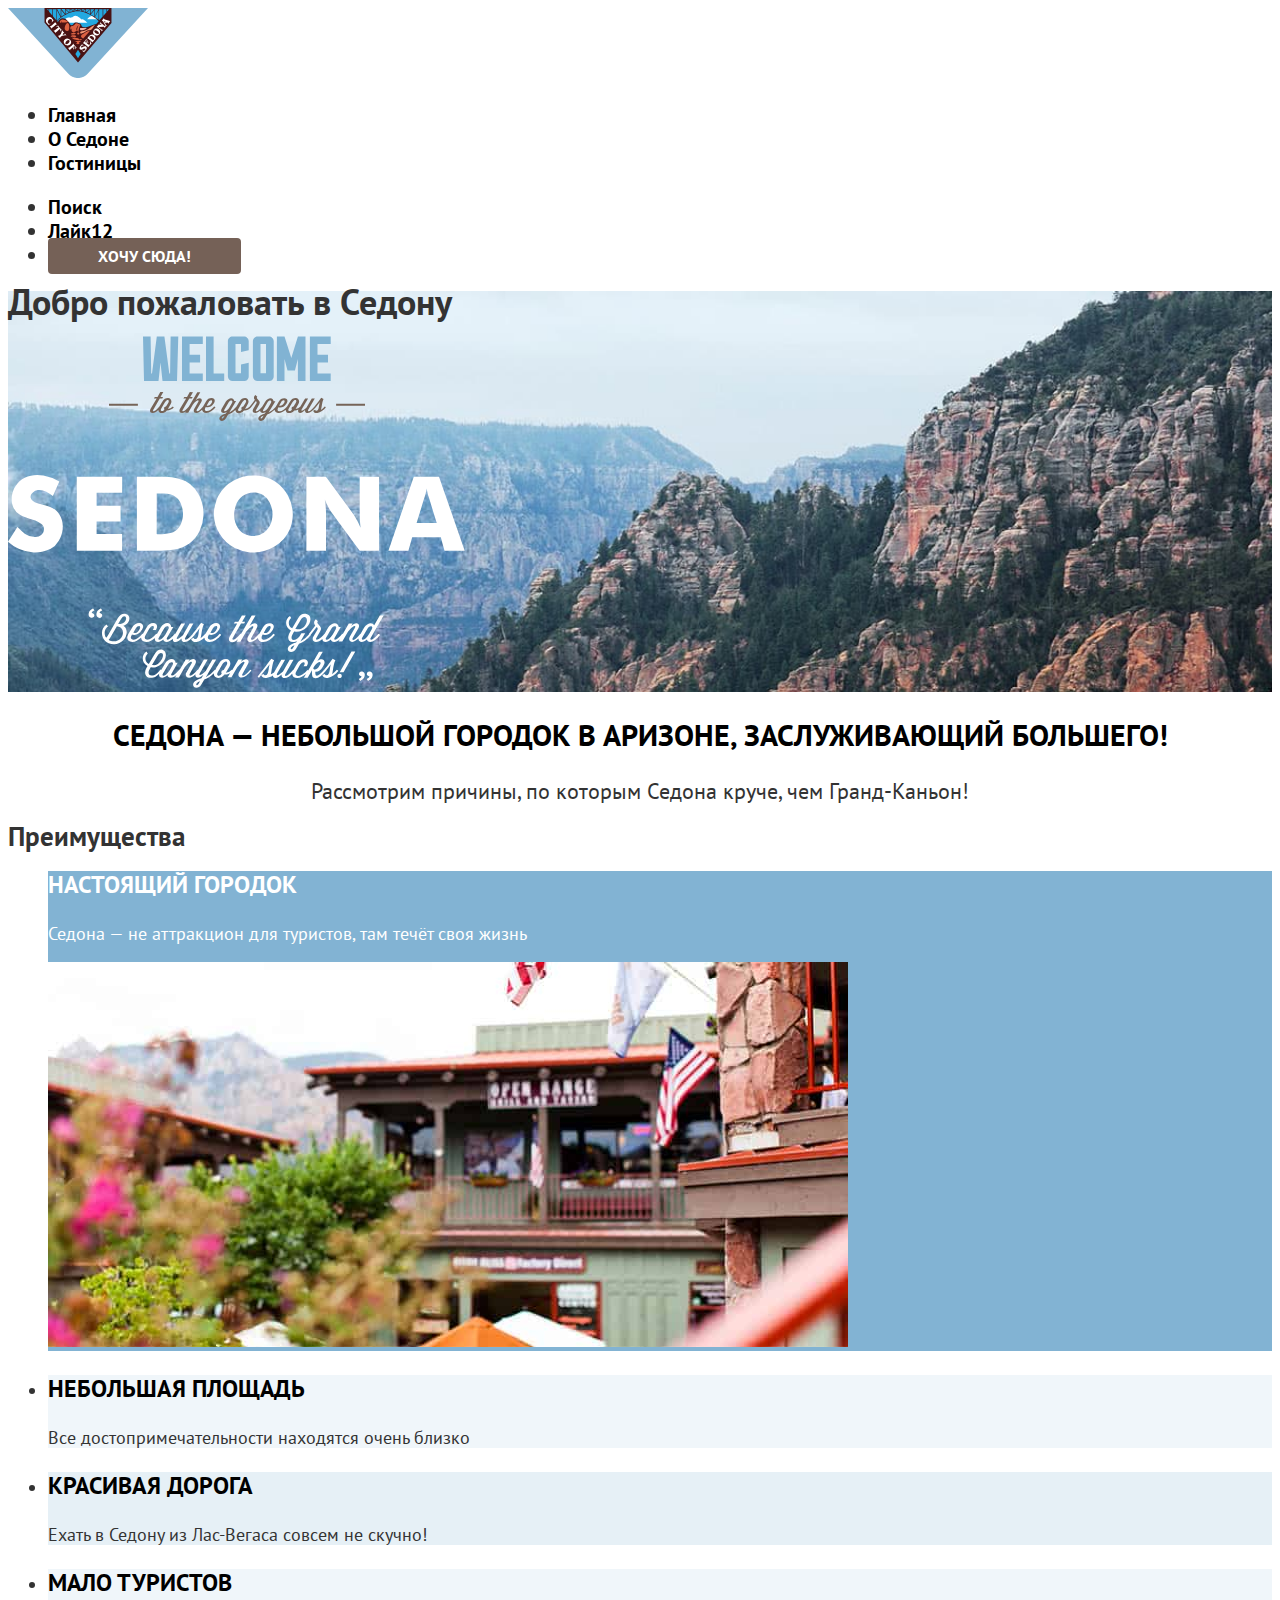
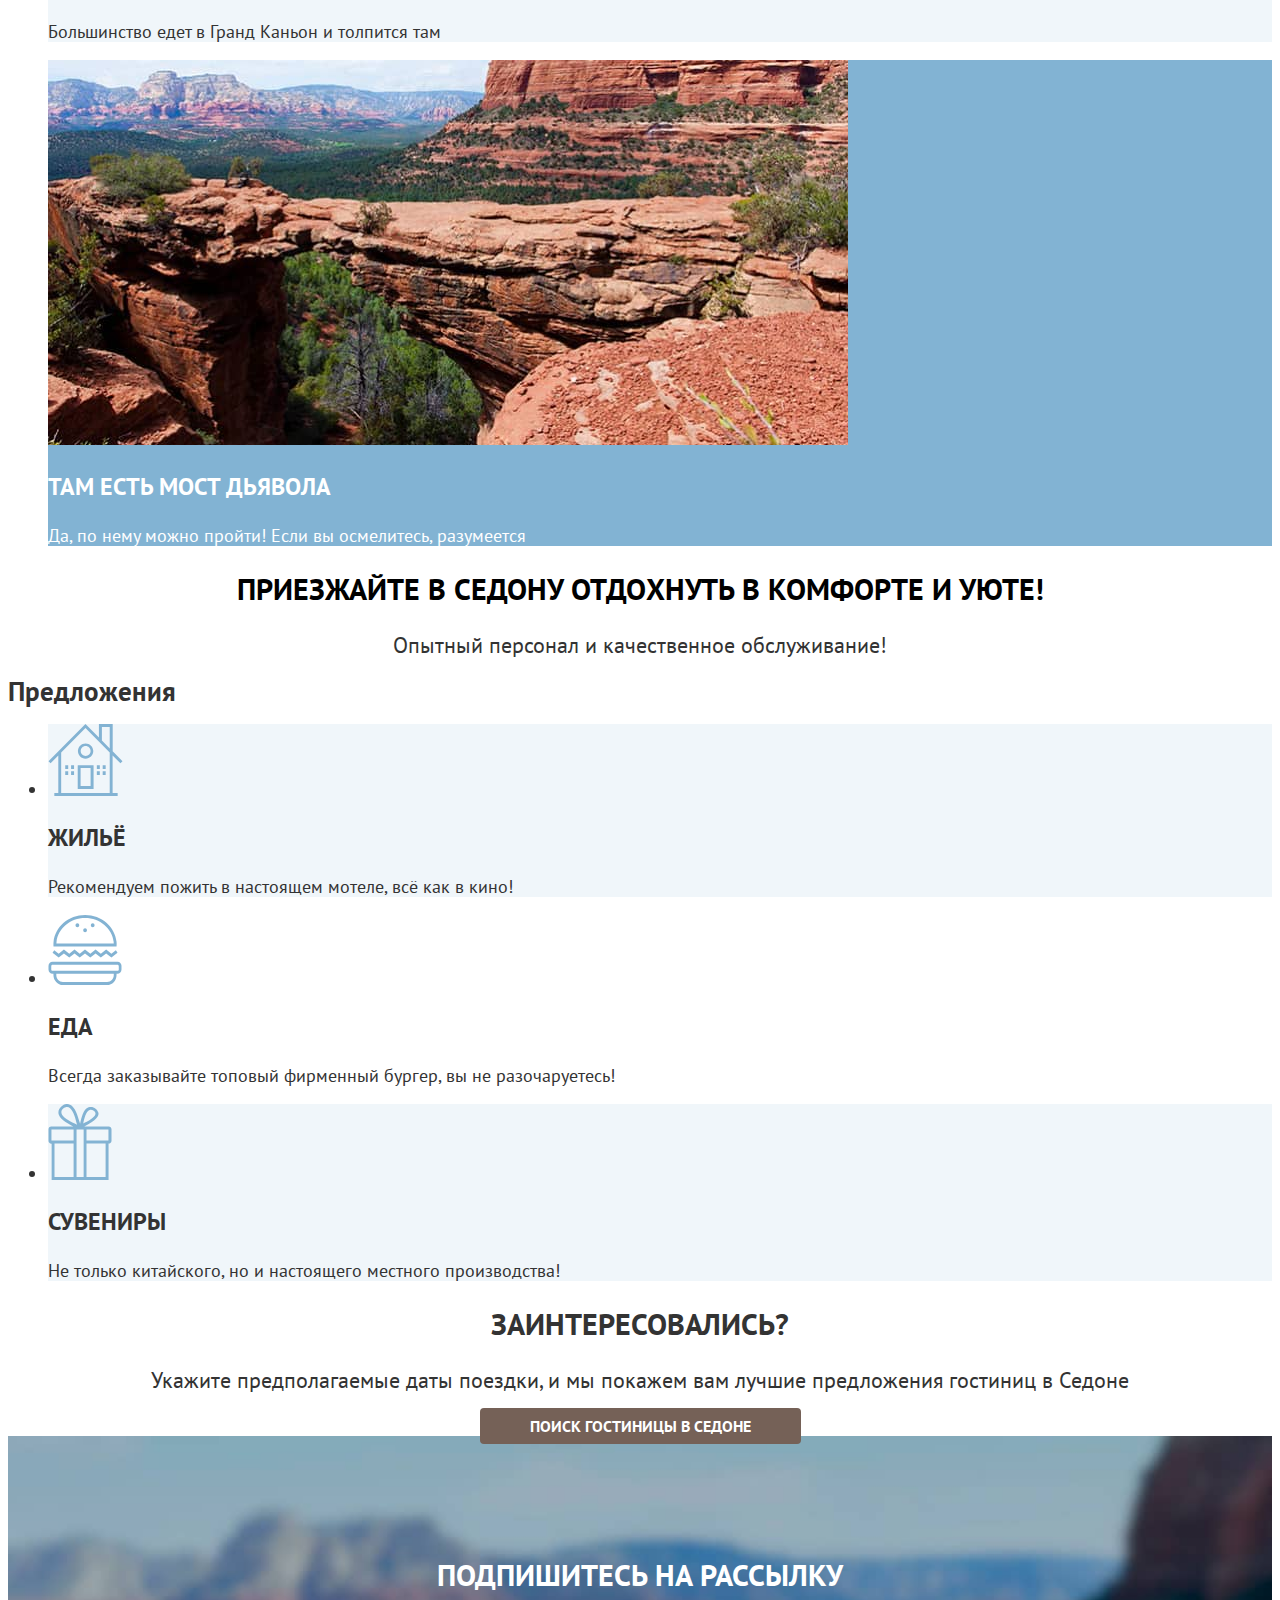
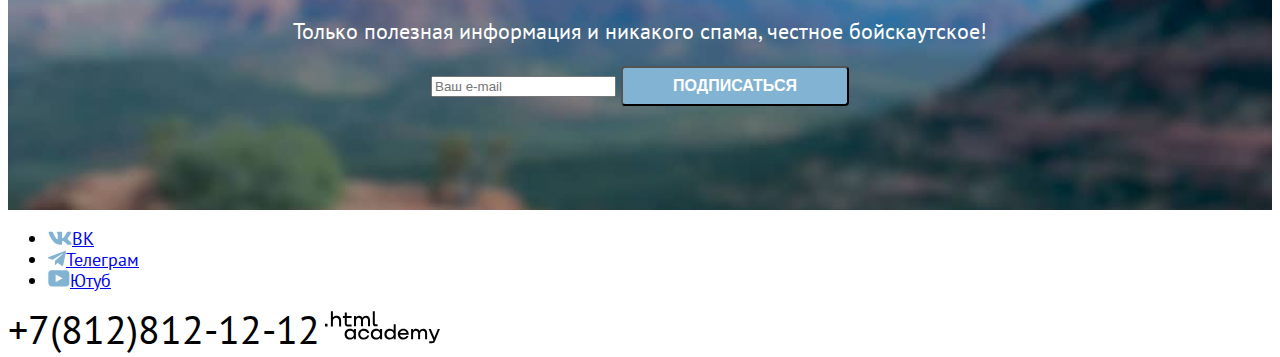
<file: 4/index.html>
<!DOCTYPE html>
<html lang="ru">
  <head>
    <meta charset="utf-8">
    <title>HTML Academy: Седона</title>
    <link rel="stylesheet" href="styles/styles.css">
    <base href="https://htmlacademy-htmlcss.github.io/2458209-sedona-1/4/">
</head>
  <body class="page">
    <!--header-->
    <header class="page-header">
      <a class="logo">
        <img class="page-logo" src="images/logo.svg" width="140" height="70" alt="Логотип города Седона.">
      </a>
      <nav class="navigation">
        <ul class="navigation-list">
          <li class="navigation-item">
            <a class="navigation-link" href="#">Главная</a>
          </li>
          <li class="navigation-item">
            <a class="navigation-link" href="#">О Седоне</a>
          </li>
          <li class="navigation-item">
            <a class="navigation-link" href="catalog.html">Гостиницы</a>
          </li>
        </ul>
        <ul class="navigation-list navigation-user">
          <li class="navigation-item">
            <a class="navigation-link" href="#"><span class="visually-hidden">Поиск</span></a>
          </li>
          <li class="navigation-item">
            <a class="navigation-link" href="#"><span class="visually-hidden">Лайк</span><span class="favourite-like">12</span></a>
          </li>
          <li class="navigation-item">
            <a class="button user-button" href="#">Хочу сюда!</a>
          </li>
        </ul>
      </nav>
    </header>
    <!--/header-->
    <main class="main-index">
      <!--slogan-->
      <section class="index-section">
        <h1 class="visually-hidden">Добро пожаловать в Седону</h1>
        <img class="index-section-slogan" src="images/slogan-sedona.svg" width="458" height="352" alt="Слоган сайта Седона.">
      </section>
      <!--slogan-->
      <!--small-section-->
      <section class="small-section">
        <h2 class="small-section-caption">Седона — небольшой городок в Аризоне, заслуживающий большего!</h2>
        <p class="small-section-text">Рассмотрим причины, по которым Седона круче, чем Гранд-Каньон!</p>
      </section>
      <!--small-section-->
      <!--advantages-->
      <section class="advantages">
        <h2 class="visually-hidden">Преимущества</h2>
        <ul class="advantages-list">
          <li class="advantages-item item-another">
            <h3 class="advantages-subtitle subtitle-another">Настоящий городок</h3>
            <p class="advantages-text text-another">Седона — не аттракцион для туристов, там течёт своя жизнь</p>
            <img class="advantages-img" src="images/photo-1.jpg" width="800" height="385" alt="Часть города Седона.">
          </li>
          <li class="advantages-item">
            <h3 class="advantages-subtitle">Небольшая площадь</h3>
            <p class="advantages-text">Все достопримечательности находятся очень близко</p>
          </li>
          <li class="advantages-item another">
            <h3 class="advantages-subtitle">Красивая дорога</h3>
            <p class="advantages-text">Ехать в Седону из Лас-Вегаса совсем не скучно!</p>
          </li>
          <li class="advantages-item">
            <h3 class="advantages-subtitle">Мало туристов</h3>
            <p class="advantages-text">Большинство едет в Гранд Каньон и толпится там</p>
          </li>
          <li class="advantages-item item-another">
             <img class="advantages-img" src="images/photo-2.jpg" width="800" height="385" alt="Часть каньона под названием мост дъявола.">
            <h3 class="advantages-subtitle subtitle-another">Там есть мост дьявола</h3>
            <p class="advantages-text text-another">Да, по нему можно пройти! Если вы осмелитесь, разумеется</p>
        </ul>
      </section>
      <!--advantages-->
      <!--tiny-section-->
      <section class="tiny-section">
        <h2 class="tiny-section-caption">Приезжайте в Седону отдохнуть в комфорте и уюте!</h2>
        <p class="tiny-section-text">Опытный персонал и качественное обслуживание!</p>
      </section>
      <!--tiny-section-->
      <!--offers-section-->
      <section class="offers-section">
        <h2 class="visually-hidden">Предложения</h2>
        <ul class="offers-section-list">
          <li class="offers-section-item">
            <img class="offers-section-img" src="images/catalog-house.svg" width="75" height="72" alt="Дом.">
            <h3 class="offers-section-subtitle">Жильё</h3>
            <p class="offers-section-text">Рекомендуем пожить в настоящем мотеле, всё как в кино!</p>
          </li>
          <li class="offers-section-item item-food">
            <img class="offers-section-img" src="images/food.svg" width="74" height="70" alt="Бургер.">
            <h3 class="offers-section-subtitle">Еда</h3>
            <p class="offers-section-text">Всегда заказывайте топовый фирменный бургер, вы не разочаруетесь!</p>
          </li>
          <li class="offers-section-item">
            <img class="offers-section-img" src="images/gift.svg" width="64" height="76" alt="Коробка обвязанная подарочной лентой.">
            <h3 class="offers-section-subtitle">Сувениры</h3>
            <p class="offers-section-text">Не только китайского, но и настоящего местного производства!</p>
          </li>
        </ul>
      </section>
      <!--offers-section-->
      <!--desc-section-->
      <section class="desc-section">
        <h2 class="desc-section-caption">Заинтересовались?</h2>
        <p class="desc-section-text">Укажите предполагаемые даты поездки, и мы покажем вам лучшие предложения гостиниц в Седоне</p>
        <a class="button search-button" href="#">Поиск гостиницы в Седоне</a>
      </section>
      <!--desc-section-->
      <!--subscription-->
      <section class="subscription">
        <h2 class="subscription-subtitle">Подпишитесь на рассылку</h2>
        <p class="subscription-text">Только полезная информация и никакого спама, честное бойскаутское!</p>
        <form class="subscription-form" action="https://echo.htmlacademy.ru/" method="post">
          <input class="subscription-email" type="email" name="new-email" placeholder="Ваш e-mail">
          <input class="button subscription-button" type="submit" value="Подписаться">
        </form>
      </section>
      <!--subscription-->
    </main>
    <!--footer-page-->
    <footer class="footer-page">
      <ul class="footer-social-list">
        <li class="footer-social-item">
          <a class="footer-link" href="https://vk.com/htmlacademy" target="_blank"><img class="social-img" src="images/social-vk.svg" width="24" height="14" alt="Логотип Вконтаке."><span class="visually-hidden">ВК</span></a>
        </li>
        <li class="footer-social-item">
          <a class="footer-link" href="https://t.me/htmlacademy" target="_blank"><img class="social-img" src="images/social-tg.svg" width="18" height="16" alt="Логотип Телеграм."><span class="visually-hidden">Телеграм</span></a>
        </li>
        <li class="footer-social-item">
          <a class="footer-link" href=" https://www.youtube.com/user/htmlacademyru" target="_blank"><img class="social-img" src="images/social-youtube.svg" width="22" height="17" alt="Логотип Ютуб."><span class="visually-hidden">Ютуб</span></a>
        </li>
      </ul>
      <a class="contacts-phone" href="tel:+78128121212">+7(812)812-12-12</a>
      <a class="footer-logo" href="https://htmlacademy.ru/" target="_blank"><img class="logo-picture" src="images/html-academy.svg" width="115" height="33" alt="Разработчик Дудка Александр Александрович из html academy."></a>
    </footer>
    <!--footer-page-->
  </body>
</html>
</file>
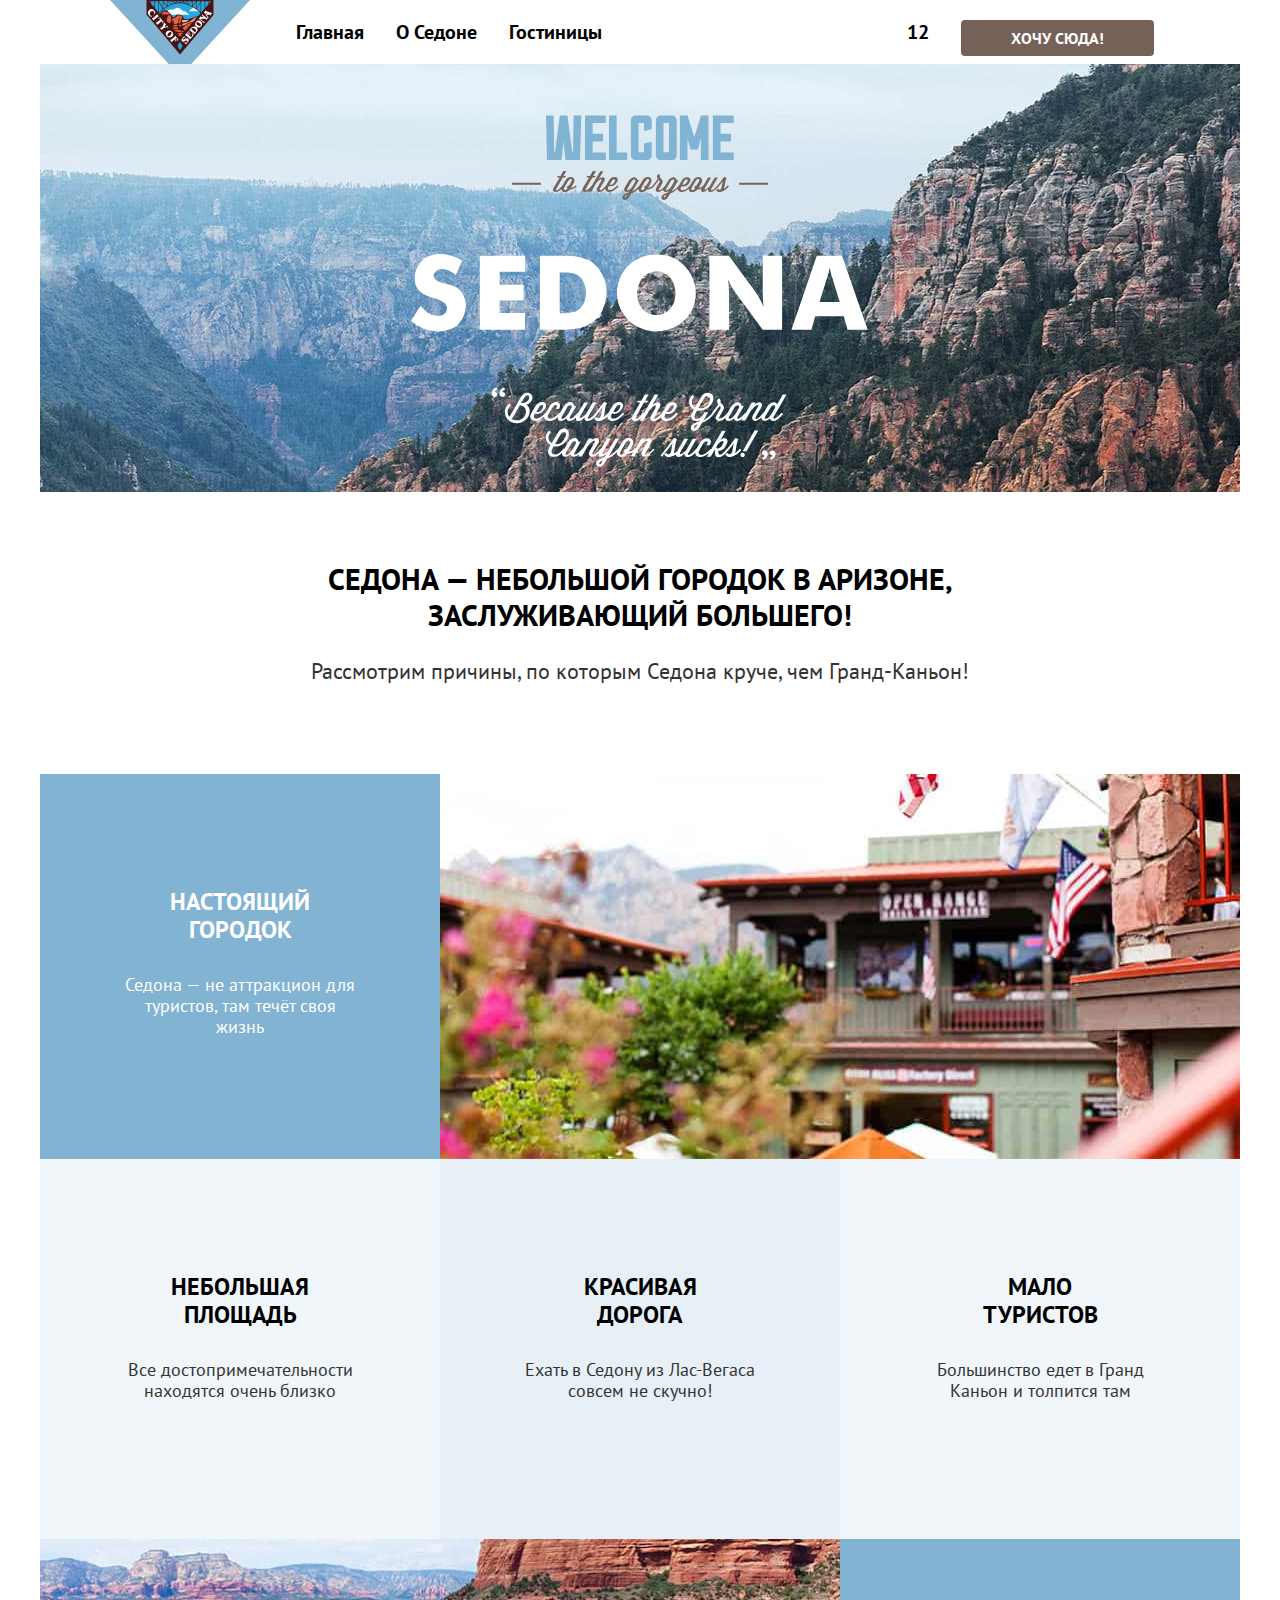
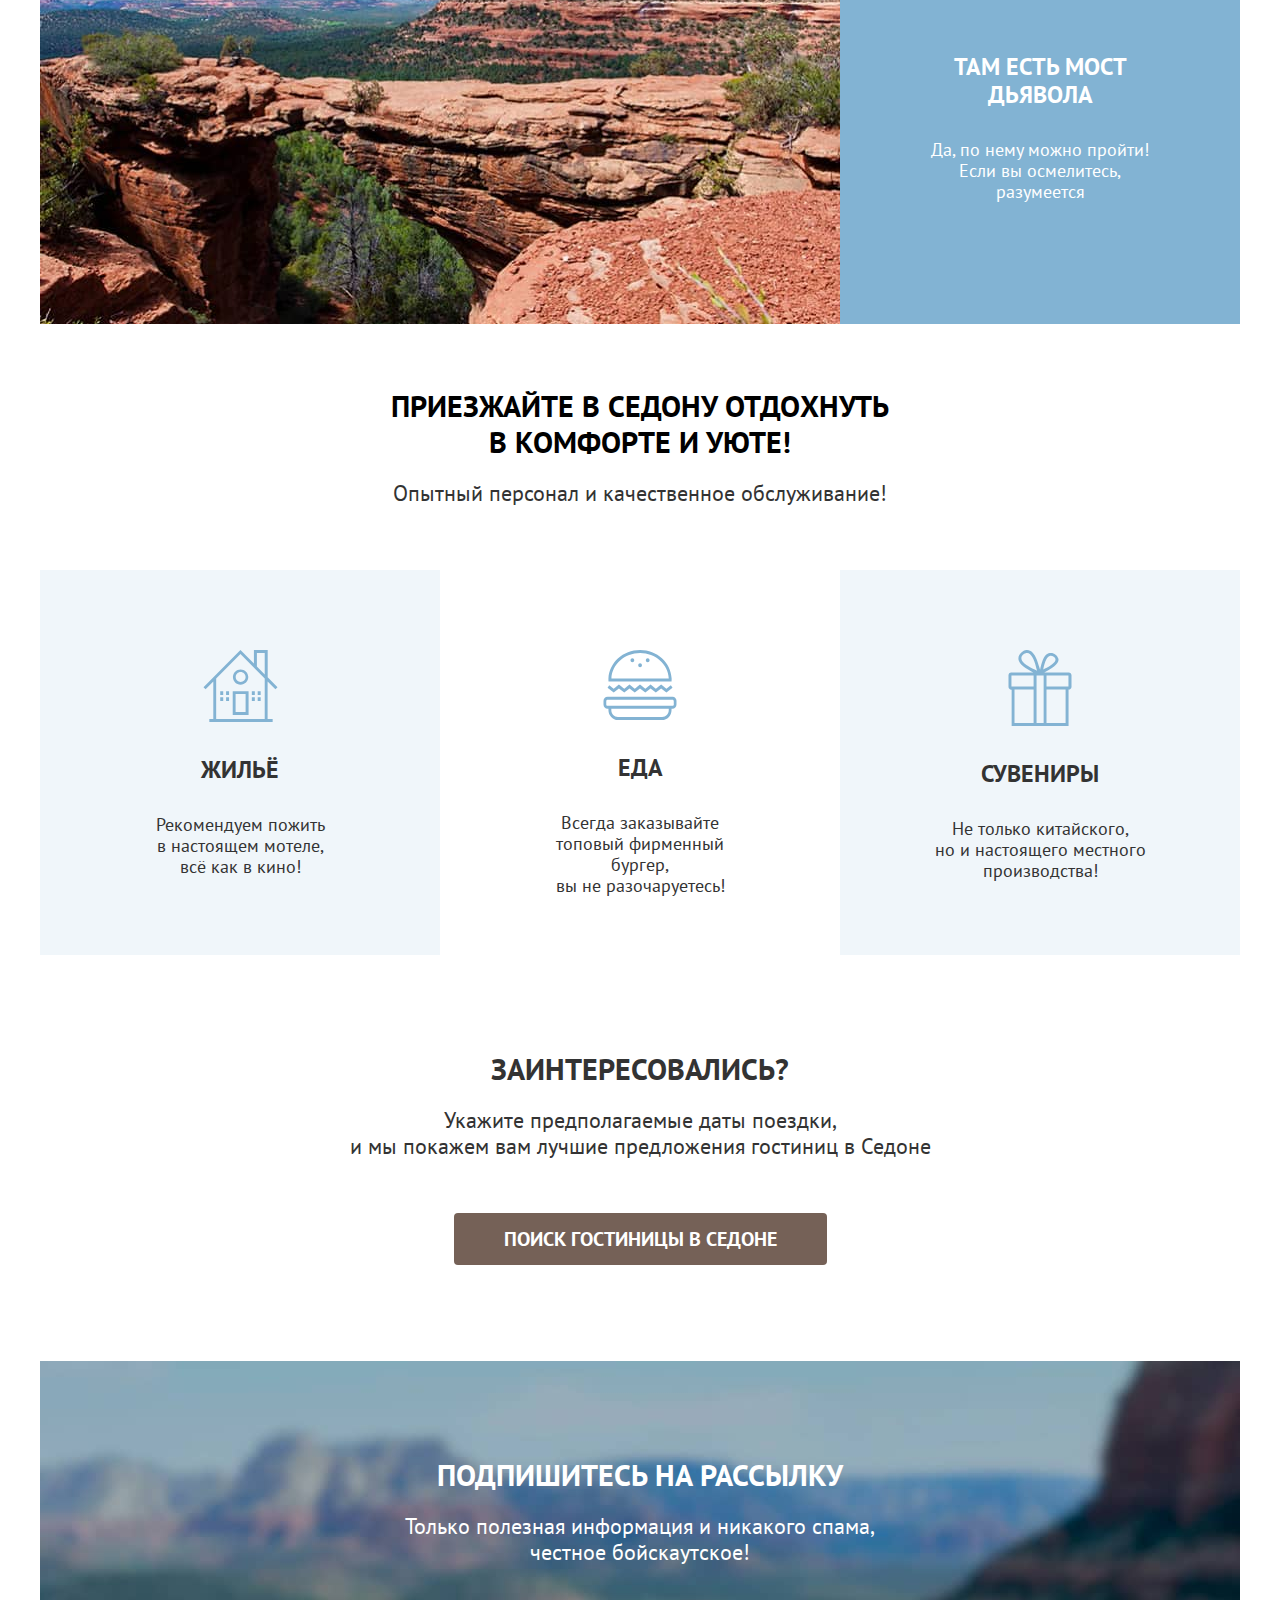
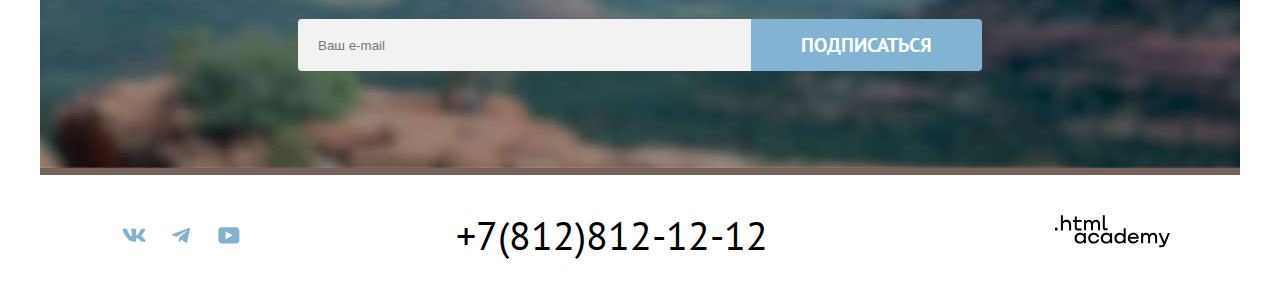
<file: 7/index.html>
<!DOCTYPE html>
<html lang="ru">
  <head>
    <meta charset="utf-8">
    <title>HTML Academy: Седона</title>
    <link rel="stylesheet" href="styles/styles.css">
    <base href="https://htmlacademy-htmlcss.github.io/2458209-sedona-1/7/">
</head>
  <body class="page page-container">
    <header class="page-header">
      <nav class="navigation">
        <a class="logo">
          <img class="page-logo" src="images/logo.svg" width="140" height="70" alt="Логотип города Седона.">
        </a>
        <ul class="navigation-list">
          <li class="navigation-item">
            <a class="navigation-link" href="#">Главная</a>
          </li>
          <li class="navigation-item">
            <a class="navigation-link" href="#">О Седоне</a>
          </li>
          <li class="navigation-item">
            <a class="navigation-link" href="catalog.html">Гостиницы</a>
          </li>
        </ul>
        <ul class="navigation-list navigation-user">
          <li class="navigation-item">
            <a class="navigation-link" href="#"><span class="visually-hidden">Поиск</span></a>
          </li>
          <li class="navigation-item">
            <a class="navigation-link" href="#"><span class="visually-hidden">Лайк</span><span class="favourite-like">12</span></a>
          </li>
          <li class="navigation-item">
            <a class="button user-button" href="#">Хочу сюда!</a>
          </li>
        </ul>
      </nav>
    </header>
    <main class="main-container main-index">
      <section class="index-section">
        <h1 class="visually-hidden">Добро пожаловать в Седону</h1>
        <img class="index-section-slogan" src="images/slogan-sedona.svg" width="458" height="352" alt="Слоган сайта Седона.">
      </section>
      <section class="small-section">
        <h2 class="small-section-caption">Седона — небольшой городок в Аризоне,<br>заслуживающий большего!</h2>
        <p class="small-section-text">Рассмотрим причины, по которым Седона круче, чем Гранд-Каньон!</p>
      </section>
      <section class="advantages">
        <h2 class="visually-hidden">Преимущества</h2>
        <ul class="advantages-list">
          <li class="advantages-item item-another">
            <div class="advantages-item-container">
              <h3 class="advantages-subtitle subtitle-another">Настоящий городок</h3>
              <p class="advantages-text text-another">Седона — не аттракцион для туристов, там течёт своя жизнь</p>
            </div>
            <img class="advantages-img" src="images/photo-1.jpg" width="800" height="385" alt="Часть города Седона.">
          </li>
          <li class="advantages-item">
            <div class="advantages-item-container">
              <h3 class="advantages-subtitle">Небольшая площадь</h3>
              <p class="advantages-text">Все достопримечательности находятся очень близко</p>
            </div>
          </li>
          <li class="advantages-item another">
            <div class="advantages-item-container">
              <h3 class="advantages-subtitle">Красивая<br>дорога</h3>
              <p class="advantages-text">Ехать в Седону из Лас-Вегаса совсем не скучно!</p>
            </div>
          </li>
          <li class="advantages-item">
            <div class="advantages-item-container">
              <h3 class="advantages-subtitle">Мало<br>туристов</h3>
              <p class="advantages-text">Большинство едет в Гранд Каньон и толпится там</p>
            </div>
          </li>
          <li class="advantages-item item-another">
            <img class="advantages-img" src="images/photo-2.jpg" width="800" height="385" alt="Часть каньона под названием мост дъявола.">
            <div class="advantages-item-container">
              <h3 class="advantages-subtitle subtitle-another">Там есть мост дьявола</h3>
              <p class="advantages-text text-another">Да, по нему можно пройти! Если вы осмелитесь, разумеется</p>
            </div>
        </ul>
      </section>
      <section class="tiny-section">
        <h2 class="tiny-section-caption">Приезжайте в Седону отдохнуть<br>в комфорте и уюте!</h2>
        <p class="tiny-section-text">Опытный персонал и качественное обслуживание!</p>
      </section>
      <section class="offers-section">
        <h2 class="visually-hidden">Предложения</h2>
        <ul class="offers-section-list">
          <li class="offers-section-item">
            <div class="offers-section-container">
              <img class="offers-section-img" src="images/catalog-house.svg" width="75" height="72" alt="Дом.">
              <h3 class="offers-section-subtitle">Жильё</h3>
              <p class="offers-section-text">Рекомендуем пожить<br>в настоящем мотеле,<br>всё как в кино!</p>
            </div>
          </li>
          <li class="offers-section-item item-food">
            <div class="offers-section-container">
              <img class="offers-section-img" src="images/food.svg" width="74" height="70" alt="Бургер.">
              <h3 class="offers-section-subtitle">Еда</h3>
              <p class="offers-section-text">Всегда заказывайте<br>топовый фирменный бургер,<br>вы не разочаруетесь!</p>
            </div>
          </li>
          <li class="offers-section-item">
            <div class="offers-section-container">
              <img class="offers-section-img" src="images/gift.svg" width="64" height="76" alt="Коробка обвязанная подарочной лентой.">
              <h3 class="offers-section-subtitle">Сувениры</h3>
              <p class="offers-section-text">Не только китайского,<br>но и настоящего местного<br>производства!</p>
            </div>
          </li>
        </ul>
      </section>
      <section class="desc-section">
        <h2 class="desc-section-caption">Заинтересовались?</h2>
        <p class="desc-section-text">Укажите предполагаемые даты поездки,<br>и мы покажем вам лучшие предложения гостиниц в Седоне</p>
        <a class="button search-button" href="#">Поиск гостиницы в Седоне</a>
      </section>
      <section class="subscription">
        <h2 class="subscription-subtitle">Подпишитесь на рассылку</h2>
        <p class="subscription-text">Только полезная информация и никакого спама,<br>честное бойскаутское!</p>
        <form class="subscription-form" action="https://echo.htmlacademy.ru/" method="post">
          <input class="subscription-email" type="email" name="new-email" placeholder="Ваш e-mail">
          <input class="button subscription-button" type="submit" value="Подписаться">
        </form>
      </section>
    </main>
    <footer class="footer-page">
      <ul class="footer-social-list">
        <li class="footer-social-item">
          <a class="footer-link" href="https://vk.com/htmlacademy" target="_blank"><img class="social-img" src="images/social-vk.svg" width="24" height="14" alt="Логотип Вконтаке."><span class="visually-hidden">ВК</span></a>
        </li>
        <li class="footer-social-item">
          <a class="footer-link" href="https://t.me/htmlacademy" target="_blank"><img class="social-img" src="images/social-tg.svg" width="18" height="16" alt="Логотип Телеграм."><span class="visually-hidden">Телеграм</span></a>
        </li>
        <li class="footer-social-item">
          <a class="footer-link" href=" https://www.youtube.com/user/htmlacademyru" target="_blank"><img class="social-img" src="images/social-youtube.svg" width="22" height="17" alt="Логотип Ютуб."><span class="visually-hidden">Ютуб</span></a>
        </li>
      </ul>
      <a class="contacts-phone" href="tel:+78128121212">+7(812)812-12-12</a>
      <a class="footer-logo" href="https://htmlacademy.ru/" target="_blank"><img class="logo-picture" src="images/html-academy.svg" width="115" height="33" alt="Разработчик Дудка Александр Александрович из html academy."></a>
    </footer>
  </body>
</html>
</file>
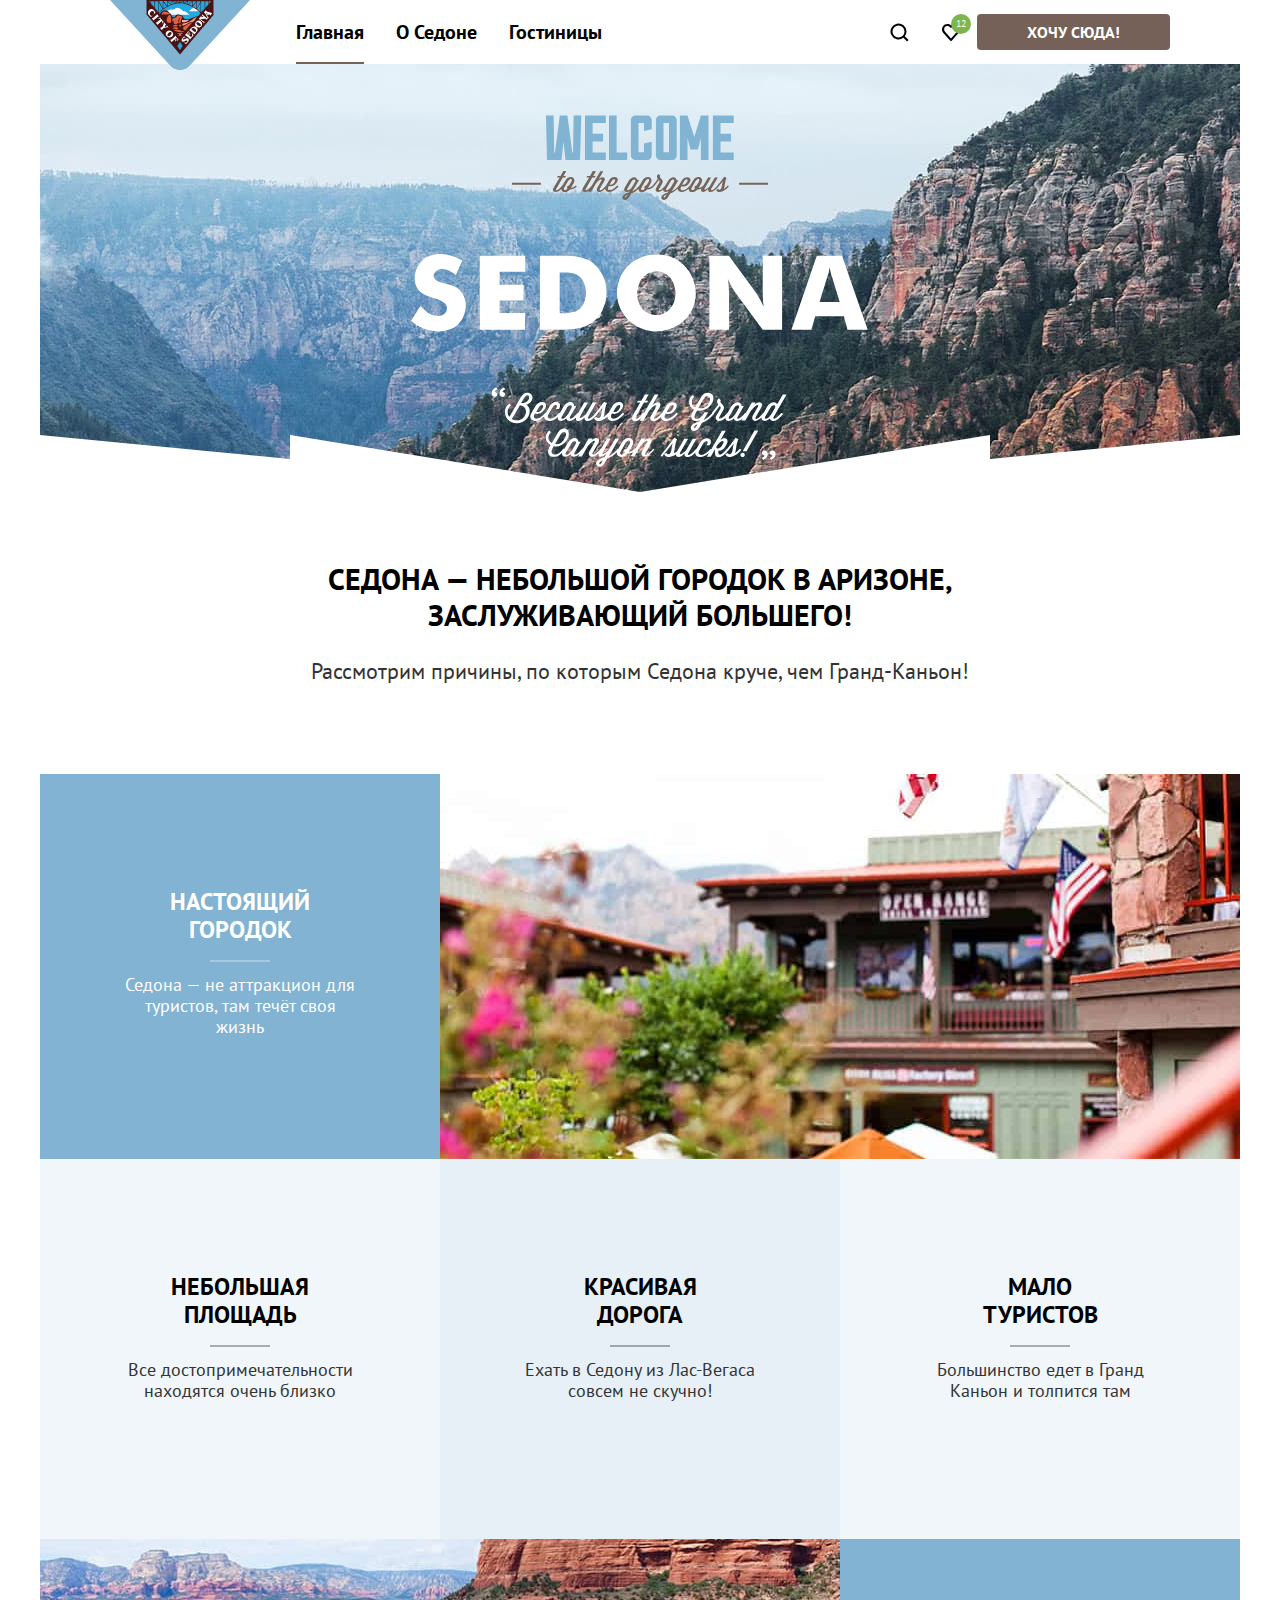
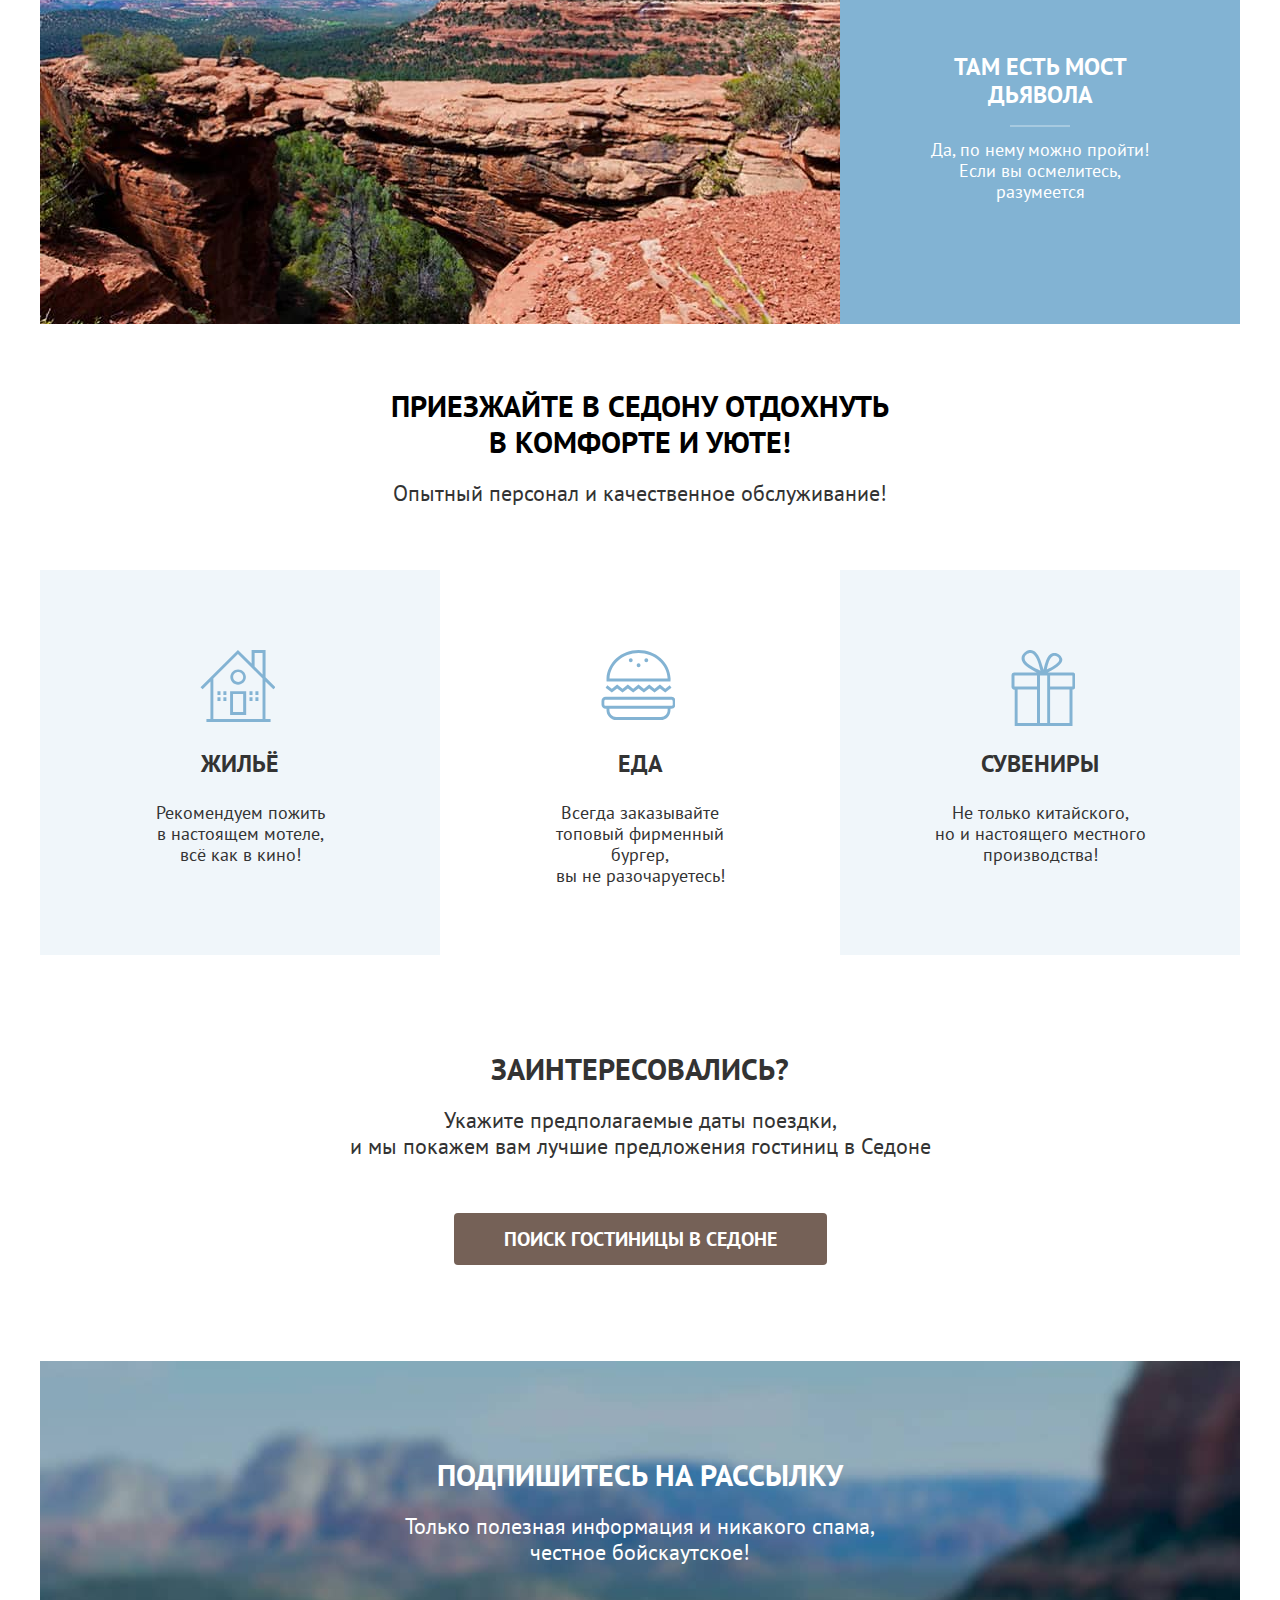
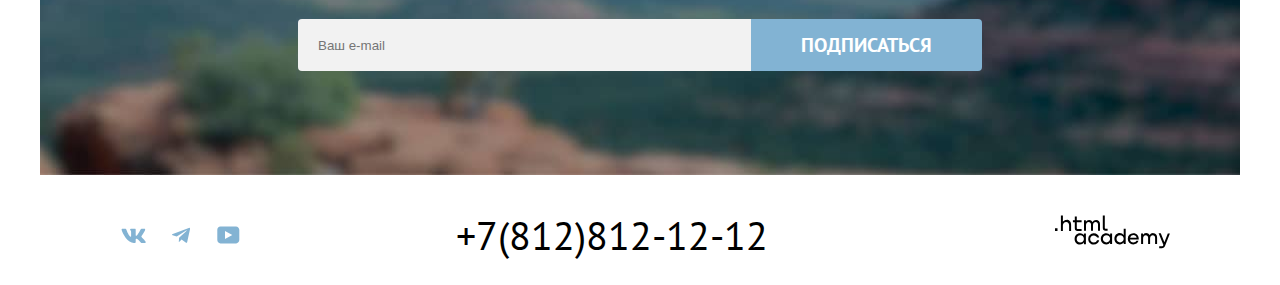
<file: 8/index.html>
<!DOCTYPE html>
<html lang="ru">
  <head>
    <meta charset="utf-8">
    <title>HTML Academy: Седона</title>
    <link rel="stylesheet" href="styles/styles.css">
    <base href="https://htmlacademy-htmlcss.github.io/2458209-sedona-1/8/">
</head>
  <body class="page page-container">
    <header class="page-header">
      <nav class="navigation">
        <a class="navigation-logo">
          <img class="page-logo" src="images/logo.svg" width="140" height="70" alt="Логотип города Седона.">
        </a>
        <ul class="navigation-list">
          <li class="navigation-item">
            <a class="navigation-link navigation-active" href="#">Главная</a>
          </li>
          <li class="navigation-item">
            <a class="navigation-link" href="#">О Седоне</a>
          </li>
          <li class="navigation-item">
            <a class="navigation-link" href="catalog.html">Гостиницы</a>
          </li>
        </ul>
        <ul class="navigation-list navigation-user">
          <li class="navigation-item">
            <a class="navigation-link" href="#">
              <span class="visually-hidden">Поиск</span>
              <svg class="navigation-icon" aria-hidden="true" focusabe="false" xmlns="http://www.w3.org/2000/svg" width="20" height="20" fill="currentColor"><path d="m19.5 18-3.7-3.7a8 8 0 0 0 1.7-4.8 8 8 0 1 0-3.1 6.3l3.7 3.7 1.4-1.5Zm-10-2.5a6 6 0 0 1-6-6 6 6 0 0 1 12 0 6 6 0 0 1-6 6Z"/></svg>
            </a>
          </li>
          <li class="navigation-item">
            <a class="navigation-link" href="#">
              <svg class="navigation-icon" aria-hidden="true" focusabe="false" xmlns="http://www.w3.org/2000/svg" width="20" height="20" fill="currentColor"><path d="M9.9 19a1 1 0 0 1-.8-.4l-7-7.9A5.4 5.4 0 0 1 6.5 2C7.8 2 9 2.5 10 3.3a5.5 5.5 0 0 1 9 4.1c0 1.3-.5 2.5-1.3 3.4l-7 7.9c-.2.2-.4.3-.8.3Zm-6-9.5 6.1 6.9 6.2-7c.5-.5.7-1.2.7-2 0-1.8-1.5-3.3-3.3-3.3-1 0-2 .5-2.7 1.3-.3.3-.6.4-.9.4-.3 0-.6-.2-.8-.4a3.7 3.7 0 0 0-2.7-1.3 3.3 3.3 0 0 0-3.3 3.3c-.1.9.3 1.6.7 2.1-.1 0-.1 0 0 0Z"/></svg>
              <span class="visually-hidden">Лайк</span><span class="favourite-like">12</span>
            </a>
          </li>
          <li class="navigation-item">
            <a class="button user-button button-brown" href="#">Хочу сюда!</a>
          </li>
        </ul>
      </nav>
    </header>
    <main class="main-container main-index">
      <section class="index-section">
        <h1 class="visually-hidden">Добро пожаловать в Седону</h1>
        <img class="index-section-slogan" src="images/slogan-sedona.svg" width="458" height="352" alt="Слоган сайта Седона.">
      </section>
      <section class="small-section">
        <h2 class="small-section-caption">Седона — небольшой городок в Аризоне,<br>заслуживающий большего!</h2>
        <p class="small-section-text">Рассмотрим причины, по которым Седона круче, чем Гранд-Каньон!</p>
      </section>
      <section class="advantages">
        <h2 class="visually-hidden">Преимущества</h2>
        <ul class="advantages-list">
          <li class="advantages-item item-another">
            <div class="advantages-item-container">
              <h3 class="advantages-subtitle subtitle-another">Настоящий городок</h3>
              <p class="advantages-text text-another">Седона — не аттракцион для туристов, там течёт своя жизнь</p>
            </div>
            <img class="advantages-img" src="images/photo-1.jpg" width="800" height="385" alt="Часть города Седона.">
          </li>
          <li class="advantages-item">
            <div class="advantages-item-container">
              <h3 class="advantages-subtitle">Небольшая площадь</h3>
              <p class="advantages-text">Все достопримечательности находятся очень близко</p>
            </div>
          </li>
          <li class="advantages-item another">
            <div class="advantages-item-container">
              <h3 class="advantages-subtitle">Красивая<br>дорога</h3>
              <p class="advantages-text">Ехать в Седону из Лас-Вегаса совсем не скучно!</p>
            </div>
          </li>
          <li class="advantages-item">
            <div class="advantages-item-container">
              <h3 class="advantages-subtitle">Мало<br>туристов</h3>
              <p class="advantages-text">Большинство едет в Гранд Каньон и толпится там</p>
            </div>
          </li>
          <li class="advantages-item item-another">
            <img class="advantages-img" src="images/photo-2.jpg" width="800" height="385" alt="Часть каньона под названием мост дъявола.">
            <div class="advantages-item-container">
              <h3 class="advantages-subtitle subtitle-another">Там есть мост дьявола</h3>
              <p class="advantages-text text-another">Да, по нему можно пройти! Если вы осмелитесь, разумеется</p>
            </div>
        </ul>
      </section>
      <section class="tiny-section">
        <h2 class="tiny-section-caption">Приезжайте в Седону отдохнуть<br>в комфорте и уюте!</h2>
        <p class="tiny-section-text">Опытный персонал и качественное обслуживание!</p>
      </section>
      <section class="offers-section">
        <h2 class="visually-hidden">Предложения</h2>
        <ul class="offers-section-list">
          <li class="offers-section-item">
            <div class="offers-section-container">
              <h3 class="offers-section-subtitle">Жильё</h3>
              <p class="offers-section-text">Рекомендуем пожить<br>в настоящем мотеле,<br>всё как в кино!</p>
            </div>
          </li>
          <li class="offers-section-item item-food">
            <div class="offers-section-container">
              <h3 class="offers-section-subtitle">Еда</h3>
              <p class="offers-section-text">Всегда заказывайте<br>топовый фирменный бургер,<br>вы не разочаруетесь!</p>
            </div>
          </li>
          <li class="offers-section-item">
            <div class="offers-section-container">
              <h3 class="offers-section-subtitle">Сувениры</h3>
              <p class="offers-section-text">Не только китайского,<br>но и настоящего местного<br>производства!</p>
            </div>
          </li>
        </ul>
      </section>
      <section class="desc-section">
        <h2 class="desc-section-caption">Заинтересовались?</h2>
        <p class="desc-section-text">Укажите предполагаемые даты поездки,<br>и мы покажем вам лучшие предложения гостиниц в Седоне</p>
        <a class="button search-button button-brown" href="#">Поиск гостиницы в Седоне</a>
      </section>
      <section class="subscription">
        <h2 class="subscription-subtitle">Подпишитесь на рассылку</h2>
        <p class="subscription-text">Только полезная информация и никакого спама,<br>честное бойскаутское!</p>
        <form class="subscription-form" action="https://echo.htmlacademy.ru/" method="post">
          <input class="subscription-email" type="email" name="new-email" placeholder="Ваш e-mail">
          <input class="button subscription-button" type="submit" value="Подписаться">
        </form>
      </section>
    </main>
    <footer class="footer-page">
      <ul class="footer-social-list">
        <li class="footer-social-item">
          <a class="footer-link" href="https://vk.com/htmlacademy" target="_blank">
            <svg class="social-img" aria-hidden="true" focusabe="false" xmlns="http://www.w3.org/2000/svg" width="25" height="15" fill="currentColor"><path fill-rule="evenodd" d="M24.1 1.8c.2-.5 0-1-.8-1h-2.6c-.7 0-1 .4-1.1.8 0 0-1.4 3.2-3.3 5.3-.6.6-.9.8-1.2.8-.2 0-.4-.2-.4-.8V1.8c0-.7-.2-1-.8-1h-4c-.5 0-.8.4-.8.6 0 .7 1 .8 1 2.6v3.8c0 .8 0 1-.4 1-.9 0-3-3.3-4.3-7-.3-.7-.5-1-1.2-1H1.6c-.8 0-1 .4-1 .8 0 .7 1 4 4.2 8.5C7 13.2 10 15 12.8 15c1.7 0 1.9-.4 1.9-1v-2.4c0-.7.2-.8.7-.8.4 0 1 .1 2.6 1.6 1.8 1.8 2 2.6 3 2.6h2.7c.7 0 1.1-.4 1-1.1-.3-.8-1.2-1.8-2.3-3-.6-.8-1.5-1.5-1.8-2-.4-.4-.3-.6 0-1 0 0 3.2-4.5 3.5-6Z" clip-rule="evenodd"/></svg>
            <span class="visually-hidden">ВК</span>
          </a>
        </li>
        <li class="footer-social-item">
          <a class="footer-link" href="https://t.me/htmlacademy" target="_blank">
            <svg class="social-img" aria-hidden="true" focusabe="false" xmlns="http://www.w3.org/2000/svg" width="18" height="16" fill="currentColor"><path d="M16.8 1 .8 7c-1 .4-1 1-.2 1.3l4.1 1.3 9.5-6c.5-.3.9-.1.5.2l-7.6 7-.3 4.1c.4 0 .6-.2.8-.4l2-2 4.1 3.1c.8.5 1.3.3 1.5-.7L18 2.2c.3-1-.4-1.6-1.1-1.2Z"/></svg>
            <span class="visually-hidden">Телеграм</span>
          </a>
        </li>
        <li class="footer-social-item">
          <a class="footer-link" href=" https://www.youtube.com/user/htmlacademyru" target="_blank">
            <svg class="social-img" aria-hidden="true" focusabe="false" xmlns="http://www.w3.org/2000/svg" width="23" height="18" fill="currentColor"><path d="M19 .4H3.4C1.6.4.3 1.9.3 3.8v10c0 2 1.3 3.6 3.2 3.6h15.7c1.6 0 3.1-1.6 3.1-3.4V3.8C22.1 1.9 20.8.4 19 .4ZM8 12.9v-8l7.3 4-7.3 4Z"/></svg>
            <span class="visually-hidden">Ютуб</span></a>
        </li>
      </ul>
      <a class="contacts-phone" href="tel:+78128121212">+7(812)812-12-12</a>
      <a class="footer-logo" href="https://htmlacademy.ru/" target="_blank"><svg aria-hidden="true" focusabe="false" xmlns="http://www.w3.org/2000/svg" width="115" height="34" fill="currentColor"><path d="M0 13.3v2.6h2.5v-2.6H0Zm11.6-8.4c-1.6 0-2.8.7-3.6 1.7h-.1V.4h-2v15.5h2v-5.3C7.9 8.5 9.2 7 11.2 7c1.8 0 2.9 1.4 2.9 3.2v5.7h2V9.8c.1-3-1.8-5-4.5-5Zm15 .3h-4.8V1.5h-2v3.8h-1.9v2h1.9v6c0 1.7 1 2.7 2.7 2.7h4.1v-2h-3.7c-.7 0-1.1-.4-1.1-1.1V7.2h4.8v-2ZM41.1 5c-1.6 0-2.9.8-3.5 2h-.1a3.7 3.7 0 0 0-3.4-2c-1.4 0-2.5.8-3.1 1.8h-.1V5.2H29v10.6h2v-5.4c0-2 1-3.5 2.6-3.5 1.5 0 2.4 1 2.4 2.6v6.3h2v-5.6c0-2.4 1.4-3.3 2.6-3.3 1.5 0 2.4 1 2.4 2.6v6.3h2V9.3c.1-2.5-1.4-4.3-3.9-4.3Zm6.7 8c0 1.8 1 2.8 2.8 2.8h2v-2h-1.7c-.7 0-1.1-.4-1.1-1.1V.4h-2V13Zm-18.9 7a4.9 4.9 0 0 0-3.9-1.7c-3.1 0-5.4 2.3-5.4 5.6s2.3 5.6 5.4 5.6c1.8 0 3-.8 3.8-2h.1v1.7h2V18.6h-2V20Zm-3.6 7.5c-2.2 0-3.6-1.6-3.6-3.6s1.4-3.6 3.6-3.6 3.6 1.6 3.6 3.6c0 1.9-1.4 3.6-3.6 3.6Zm18.9-5.1c-.5-2.4-2.6-4.1-5.4-4.1a5.4 5.4 0 0 0-5.6 5.6c0 3 2.2 5.6 5.6 5.6 2.8 0 4.9-1.8 5.4-4.2h-2.1a3.4 3.4 0 0 1-3.3 2.3c-2.2 0-3.6-1.6-3.6-3.6s1.4-3.6 3.6-3.6c1.6 0 2.8 1 3.3 2.2h2.1v-.2ZM55.1 20a4.9 4.9 0 0 0-3.9-1.8c-3.1 0-5.4 2.3-5.4 5.6s2.3 5.6 5.4 5.6c1.8 0 3-.8 3.8-2h.1v1.7h2V18.6h-2V20Zm-3.6 7.4c-2.2 0-3.6-1.6-3.6-3.6s1.4-3.6 3.6-3.6 3.6 1.6 3.6 3.6c0 1.9-1.5 3.6-3.6 3.6Zm17.2-7.3a5 5 0 0 0-3.9-2c-3.1 0-5.4 2.4-5.4 5.7s2.2 5.6 5.4 5.6c1.7 0 3-.8 3.8-1.8h.1v1.5h2V13.8h-2v6.4Zm-3.6 7.3c-2.2 0-3.6-1.6-3.6-3.6s1.4-3.6 3.6-3.6 3.6 1.6 3.6 3.6c-.1 2-1.5 3.6-3.6 3.6Zm13.2-9.2a5.4 5.4 0 0 0-5.5 5.6c0 3 2.1 5.6 5.5 5.6 2.5 0 4.5-1.3 5.2-3.6h-2.1c-.5 1-1.6 1.6-3 1.6-1.9 0-3.3-1.3-3.4-3h8.8c.2-3.5-2-6.2-5.5-6.2Zm0 1.9c1.7 0 3 1 3.3 2.6h-6.5a3.2 3.2 0 0 1 3.2-2.6Zm19.9-2a4 4 0 0 0-3.6 2h-.1c-.6-1.1-1.8-2-3.4-2-1.4 0-2.5.8-3.1 1.9v-1.5h-1.9v10.6h2v-5.4c0-2 1-3.4 2.6-3.5 1.5 0 2.4 1 2.4 2.6v6.3h2v-5.6c0-2.4 1.4-3.3 2.6-3.3 1.5 0 2.4 1 2.4 2.6v6.3h2v-6.5c.1-2.6-1.4-4.4-3.9-4.4Zm11.2 9.2-3.6-9h-2.2l4.8 11.7c-.3.9-.7 1.2-1.7 1.2h-2.5v2h2.5c1.8 0 2.8-.8 3.5-2.6l4.7-12.2h-2.1l-3.4 8.9Z"/></svg>
      </a>
    </footer>
  </body>
</html>
</file>
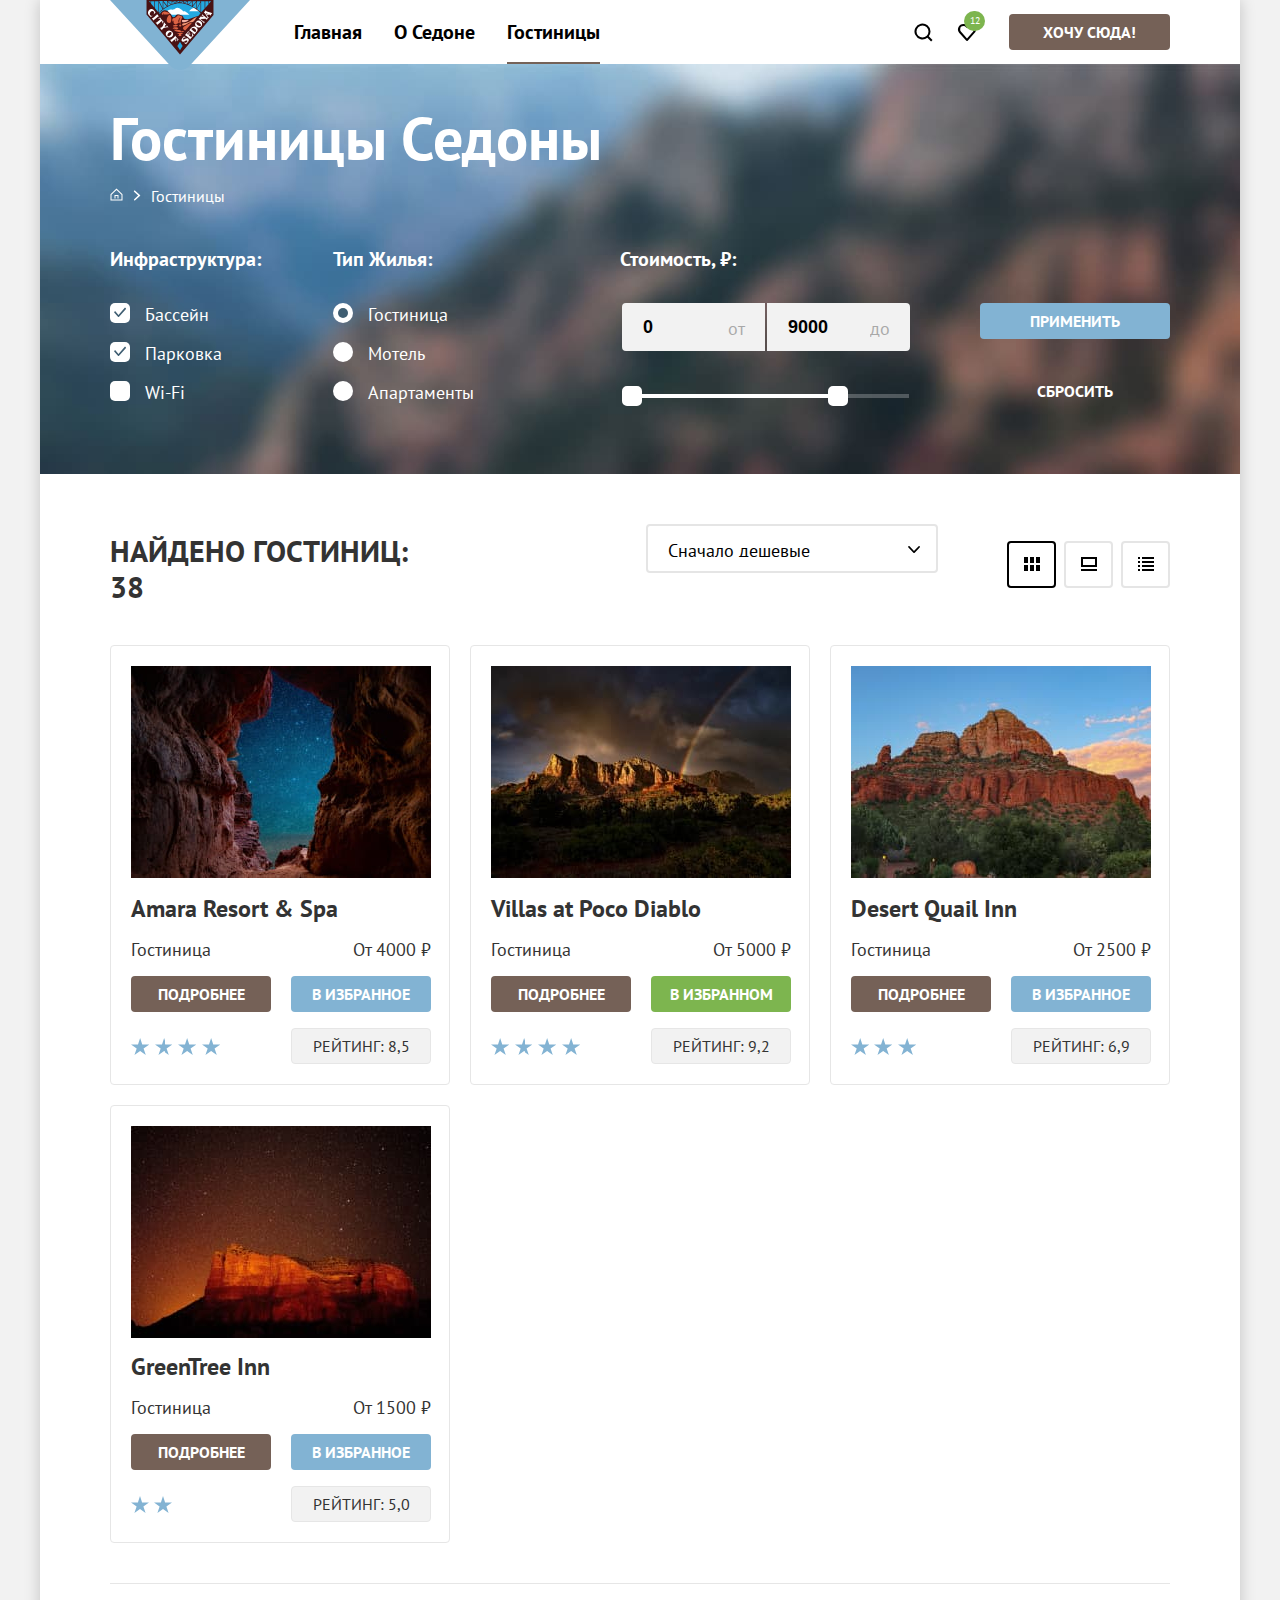
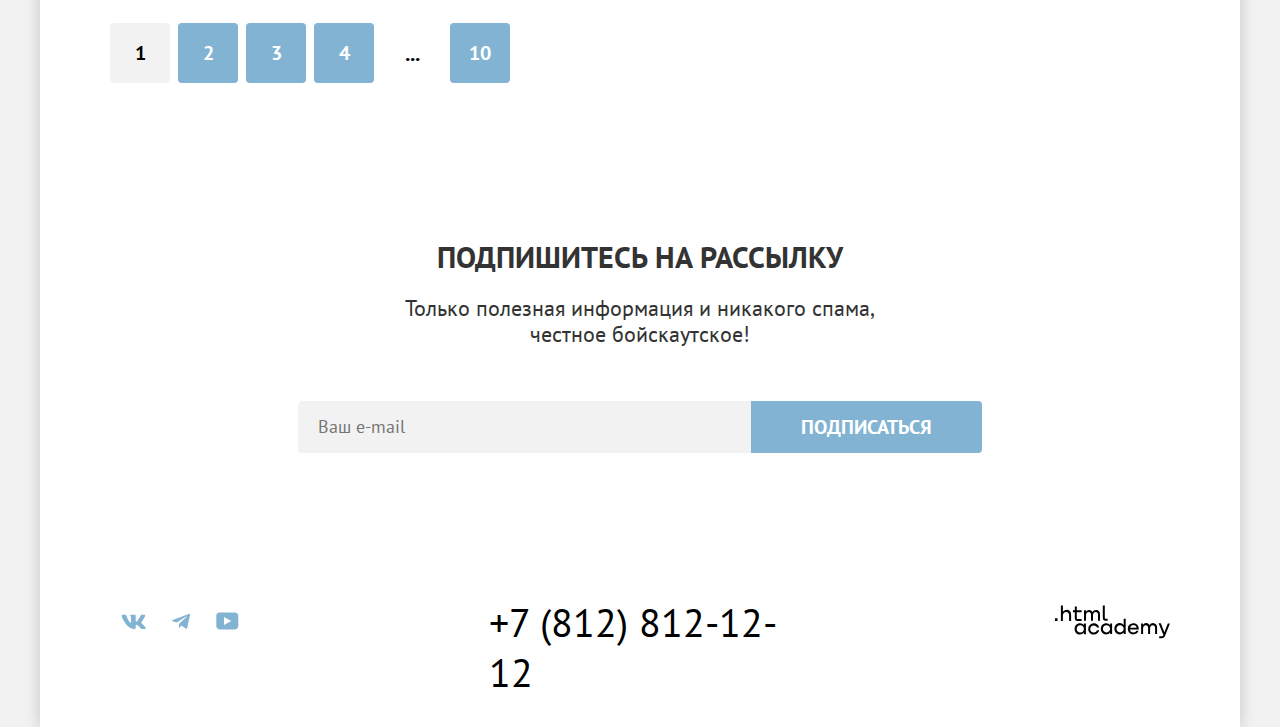
<file: catalog.html>
<!DOCTYPE html>
<html lang="ru">
  <head>
    <meta charset="utf-8">
    <title>Гостиницы Седоны</title>
    <link rel="stylesheet" href="styles/styles.css">
    <link rel="icon" type="image/png" sizes="32x32" href="images/favicon.png">
  </head>
  <body class="page-inner page-container">
    <header class="page-header">
      <nav class="navigation">
        <a class="navigation-logo" href="index.html">
          <img class="page-logo" src="images/logo.svg" width="140" height="70" alt="Логотип города Седона.">
        </a>
        <ul class="navigation-list">
          <li class="navigation-item">
            <a class="navigation-link" href="index.html">Главная</a>
          </li>
          <li class="navigation-item">
            <a class="navigation-link" href="#">О Седоне</a>
          </li>
          <li class="navigation-item">
            <a class="navigation-link navigation-active" href="catalog.html">Гостиницы</a>
          </li>
        </ul>
        <ul class="navigation-list navigation-user">
          <li class="navigation-item">
            <a class="navigation-link" href="#">
              <span class="visually-hidden">Поиск</span>
              <svg class="navigation-icon" aria-hidden="true" xmlns="http://www.w3.org/2000/svg" width="20" height="20" fill="currentColor">
                <path d="m19.5 18-3.7-3.7a8 8 0 0 0 1.7-4.8 8 8 0 1 0-3.1 6.3l3.7 3.7 1.4-1.5Zm-10-2.5a6 6 0 0 1-6-6 6 6 0 0 1 12 0 6 6 0 0 1-6 6Z"/>
              </svg>
            </a>
          </li>
          <li class="navigation-item">
            <a class="navigation-link" href="#">
              <svg class="navigation-icon" aria-hidden="true" xmlns="http://www.w3.org/2000/svg" width="20" height="20" fill="currentColor">
                <path d="M9.9 19a1 1 0 0 1-.8-.4l-7-7.9A5.4 5.4 0 0 1 6.5 2C7.8 2 9 2.5 10 3.3a5.5 5.5 0 0 1 9 4.1c0 1.3-.5 2.5-1.3 3.4l-7 7.9c-.2.2-.4.3-.8.3Zm-6-9.5 6.1 6.9 6.2-7c.5-.5.7-1.2.7-2 0-1.8-1.5-3.3-3.3-3.3-1 0-2 .5-2.7 1.3-.3.3-.6.4-.9.4-.3 0-.6-.2-.8-.4a3.7 3.7 0 0 0-2.7-1.3 3.3 3.3 0 0 0-3.3 3.3c-.1.9.3 1.6.7 2.1-.1 0-.1 0 0 0Z"/>
              </svg>
              <span class="visually-hidden">Лайк</span><span class="favourite-like">12</span>
            </a>
          </li>
          <li class="navigation-item">
            <a class="button user-button button-brown" href="#">Хочу сюда!</a>
          </li>
        </ul>
      </nav>
    </header>
    <main class="main-inner">
      <section class="inner-section-hotels">
        <h1 class="section-hotels-title">Гостиницы Седоны</h1>
        <ul class="section-hotels-list">
          <li class="section-hotels-item">
            <a class="section-hotels-link" href="index.html">
              <img class="hotels-img" src="images/link-house.svg" width="13" height="15" alt="Ведет на главную страницу.">
            </a>
          </li>
          <li class="section-hotels-item">
            <a class="section-hotels-link wrapper-link" href="#">Гостиницы</a>
          </li>
        </ul>
        <form class="hotels-infrastructure" action="https://echo.htmlacademy.ru/" method="post">
          <div class="catalog-filter-container">
            <fieldset class="catalog-filter-items">
              <legend class="catalog-filter-title">Инфраструктура:</legend>
              <ul class="catalog-filter-list">
                <li class="catalog-filter-item">
                  <label class="control">
                    <input class="catalog-filter-control" type="checkbox" name="бассейн" checked>
                    <span class="catalog-filter-mark"></span>
                    <span class="catalog-filter-label">Бассейн</span>
                  </label>
                </li>
                <li class="catalog-filter-item">
                  <label class="control">
                    <input class="catalog-filter-control" type="checkbox" name="парковка" checked>
                    <span class="catalog-filter-mark"></span>
                    <span class="catalog-filter-label">Парковка</span>
                  </label>
                </li>
                <li class="catalog-filter-item">
                  <label class="control">
                    <input class="catalog-filter-control" type="checkbox" name=">wi-fi">
                    <span class="catalog-filter-mark"></span>
                    <span class="catalog-filter-label">Wi-Fi</span>
                  </label>
                </li>
              </ul>
            </fieldset>
            <fieldset class="catalog-filter-items">
              <legend class="catalog-filter-title">Тип жилья:</legend>
              <ul class="catalog-filter-list">
                <li class="catalog-filter-item">
                  <label class="control-radio">
                    <input class="catalog-filter-control-radio" type="radio" name="type-house" value="Гостиница" checked>
                    <span class="catalog-filter-mark-radio"></span>
                    <span class="catalog-filter-label wrapper-label">Гостиница</span>
                  </label>
                </li>
                <li class="catalog-filter-item">
                  <label class="control-radio">
                    <input class="catalog-filter-control-radio" type="radio" name="type-house" value="Мотель">
                    <span class="catalog-filter-mark-radio"></span>
                    <span class="catalog-filter-label wrapper-label">Мотель</span>
                  </label>
                </li>
                <li class="catalog-filter-item">
                  <label class="control-radio">
                    <input class="catalog-filter-control-radio" type="radio" name="type-house" value="Апартаменты">
                    <span class="catalog-filter-mark-radio"></span>
                    <span class="catalog-filter-label wrapper-label">Апартаменты</span>
                  </label>
                </li>
              </ul>
            </fieldset>
          </div>
          <div class="catalog-filter-container-range">
            <fieldset class="catalog-filter-items catalog-filter-anoter">
              <legend class="catalog-filter-title">Стоимость, ₽:</legend>
                <div class="range-wrapper-inputs">
                  <label class="catalog-filter-label-min-max">
                    <input class="range-input wrapper-min" type="text" value="0" name="min-price">
                    <span class="range-input-text">от</span>
                  </label>
                  <label class="catalog-filter-label-min-max">
                    <input class="range-input wrapper-max" type="text" value="9000" name="max-price">
                    <span class="range-input-text">до</span>
                  </label>
                </div>
                <div class="range">
                  <div class="range-scale">
                    <div class="range-bar" style="left: 0; width: 226px">
                      <button class="range-toggle toggle-min" type="button">
                        <span class="visually-hidden">Изменить минимальную цену.</span>
                      </button>
                      <button class="range-toggle toggle-max"  type="button">
                        <span class="visually-hidden">Изменить максимальную цену.</span>
                      </button>
                    </div>
                  </div>
                </div>
            </fieldset>
            <fieldset class="catalog-filter-items catalog-filter-button">
              <input class="button apply-button" type="submit" value="Применить">
              <input class="button throw-button" type="reset" value="Сбросить">
            </fieldset>
          </div>
        </form>
      </section>
      <section class="catalog-search">
        <div class="catalog-container">
          <h2 class="search-title">Найдено гостиниц:<span class="search-hotels"> 38</span></h2>
          <select class="catalog-price" name="price">
            <option class="catalog-price-text" value="Сначало дешевые">Сначало дешевые</option>
          </select>
          <ul class="view-list">
            <li class="view-item">
              <a class="view-link view-link-current menu-link" href="#">
                <span class="visually-hidden">Показать в три колонки</span>
                <svg class="view-icon" aria-hidden="true" xmlns="http://www.w3.org/2000/svg" width="16" height="14" fill="none"><g fill="#000" clip-path="url(#a)">
                  <path d="M4 0H0v6h4V0Zm12 0h-4v6h4V0Zm-6 0H6v6h4V0ZM4 8H0v6h4V8Zm12 0h-4v6h4V8Zm-6 0H6v6h4V8Z"/></g><defs><clipPath><path fill="#fff" d="M0 0h16v14H0z"/></clipPath></defs>
                </svg>
              </a>
            </li>
            <li class="view-item">
              <a class="view-link element-link" href="#">
                <span class="visually-hidden">Показать крупно</span>
                <svg class="view-icon" aria-hidden="true" xmlns="http://www.w3.org/2000/svg" width="16" height="14" fill="none"><g fill="#000" clip-path="url(#a)">
                  <path d="M16 12H0v2h16v-2ZM14 2v6H2V2h12Zm2-2H0v10h16V0Z"/></g><defs><clipPath><path fill="#fff" d="M0 0h16v14H0z"/></clipPath></defs>
                </svg>
              </a>
            </li>
            <li class="view-item">
              <a class="view-link item-link" href="#">
                <span class="visually-hidden">Показать списком</span>
                <svg class="view-icon" aria-hidden="true" xmlns="http://www.w3.org/2000/svg" width="16" height="14" fill="none"><g fill="#000" clip-path="url(#a)">
                  <path d="M2 0H0v2h2V0Zm14 0H4v2h12V0ZM2 4H0v2h2V4Zm14 0H4v2h12V4ZM2 8H0v2h2V8Zm14 0H4v2h12V8ZM2 12H0v2h2v-2Zm14 0H4v2h12v-2Z"/></g><defs><clipPath><path fill="#fff" d="M0 0h16v14H0z"/></clipPath></defs>
                </svg>
              </a>
            </li>
          </ul>
        </div>
        <ul class="catalog-hotels-list">
          <li class="hotels-item">
            <a class="hotels-link" href="#">
              <img class="hotels-image" src="images/hotel-1.jpg" width="300" height="212" alt="Вид на звездное небо из пещеры.">
              <h3 class="hotels-title">Amara Resort & Spa</h3>
            </a>
            <span class="hotels-text">Гостиница</span>
            <span class="hotels-price">От 4000 ₽</span>
            <a class="hotels-button button button-brown" href="#">подробнее</a>
            <a class="hotels-favourites-button button button-blue" href="#">в избранное</a>
            <div class="hotel-stars hotel-stars-4">
              <span class="visually-hidden">4 звезды</span>
            </div>
            <p class="hotels-text-another">Рейтинг: 8,5</p>
          </li>
          <li class="hotels-item">
            <a class="hotels-link" href="#">
              <img class="hotels-image" src="images/hotel-2.jpg" width="300" height="212" alt="Вид на скалы с радугой.">
              <h3 class="hotels-title">Villas at Poco Diablo</h3>
            </a>
            <span class="hotels-text">Гостиница</span>
            <span class="hotels-price">От 5000 ₽</span>
            <a class="hotels-button button button-brown" href="#">подробнее</a>
            <a class="hotels-favourites-best-button button" href="#">в избранном</a>
            <div class="hotel-stars hotel-stars-4">
              <span class="visually-hidden">4 звезды</span>
            </div>
            <p class="hotels-text-another">Рейтинг: 9,2</p>
          </li>
          <li class="hotels-item">
            <a class="hotels-link" href="#">
              <img class="hotels-image" src="images/hotel-3.jpg" width="300" height="212" alt="Вид на горы при рассвете.">
              <h3 class="hotels-title">Desert Quail Inn</h3>
            </a>
            <span class="hotels-text">Гостиница</span>
            <span class="hotels-price">От 2500 ₽</span>
            <a class="hotels-button button button-brown" href="#">подробнее</a>
            <a class="hotels-favourites-button button button-blue" href="#">в избранное</a>
            <div class="hotel-stars hotel-stars-3">
              <span class="visually-hidden">3 звезды</span>
            </div>
            <p class="hotels-text-another">Рейтинг: 6,9</p>
          </li>
          <li class="hotels-item">
            <a class="hotels-link" href="#">
              <img class="hotels-image" src="images/hotel-4.jpg" width="300" height="212" alt="Вид на горы при закате.">
              <h3 class="hotels-title title-wrapper">GreenTree Inn</h3>
            </a>
            <span class="hotels-text">Гостиница</span>
            <span class="hotels-price">От 1500 ₽</span>
            <a class="hotels-button button button-brown" href="#">подробнее</a>
            <a class="hotels-favourites-button button button-blue" href="#">в избранное</a>
            <div class="hotel-stars hotel-stars-2">
              <span class="visually-hidden">2 звезды</span>
            </div>
            <p class="hotels-text-another">Рейтинг: 5,0</p>
          </li>
        </ul>
        <ul class="pagination-list">
          <li class="pagination-item">
            <a class="pagination-link pagination-prev" href="#"><span class="visually-hidden">Предыдущая страница</span>1</a>
          </li>
          <li class="pagination-item">
            <a class="pagination-link" href="#">2</a>
          <li class="pagination-item">
            <a class="pagination-link" href="#">3</a>
          </li>
          <li class="pagination-item">
            <a class="pagination-link" href="#">4</a>
          </li>
          <li class="pagination-item">
            <a class="pagination-link point-link" href="#">...</a>
          </li>
          <li class="pagination-item">
            <a class="pagination-link" href="#">10</a>
          </li>
        </ul>
      </section>
      <section class="subscription-catalog">
        <h2 class="subscription-subtitle">Подпишитесь на рассылку</h2>
        <p class="subscription-text">Только полезная информация и никакого спама,<br>честное бойскаутское!</p>
        <form class="subscription-form" action="https://echo.htmlacademy.ru/" method="post">
          <input class="subscription-email" type="email" name="new-email" placeholder="Ваш e-mail">
          <input class="button subscription-button" type="submit" value="Подписаться">
        </form>
      </section>
    </main>
    <footer class="footer-page">
      <ul class="footer-social-list">
        <li class="footer-social-item">
          <a class="footer-link" href="https://vk.com/htmlacademy" target="_blank">
            <svg class="social-img" aria-hidden="true" xmlns="http://www.w3.org/2000/svg" width="25" height="15" fill="currentColor">
              <path fill-rule="evenodd" d="M24.1 1.8c.2-.5 0-1-.8-1h-2.6c-.7 0-1 .4-1.1.8 0 0-1.4 3.2-3.3 5.3-.6.6-.9.8-1.2.8-.2 0-.4-.2-.4-.8V1.8c0-.7-.2-1-.8-1h-4c-.5 0-.8.4-.8.6 0 .7 1 .8 1 2.6v3.8c0 .8 0 1-.4 1-.9 0-3-3.3-4.3-7-.3-.7-.5-1-1.2-1H1.6c-.8 0-1 .4-1 .8 0 .7 1 4 4.2 8.5C7 13.2 10 15 12.8 15c1.7 0 1.9-.4 1.9-1v-2.4c0-.7.2-.8.7-.8.4 0 1 .1 2.6 1.6 1.8 1.8 2 2.6 3 2.6h2.7c.7 0 1.1-.4 1-1.1-.3-.8-1.2-1.8-2.3-3-.6-.8-1.5-1.5-1.8-2-.4-.4-.3-.6 0-1 0 0 3.2-4.5 3.5-6Z" clip-rule="evenodd"/>
            </svg>
            <span class="visually-hidden">ВК</span>
          </a>
        </li>
        <li class="footer-social-item">
          <a class="footer-link" href="https://t.me/htmlacademy" target="_blank">
            <svg class="social-img" aria-hidden="true" xmlns="http://www.w3.org/2000/svg" width="18" height="16" fill="currentColor">
              <path d="M16.8 1 .8 7c-1 .4-1 1-.2 1.3l4.1 1.3 9.5-6c.5-.3.9-.1.5.2l-7.6 7-.3 4.1c.4 0 .6-.2.8-.4l2-2 4.1 3.1c.8.5 1.3.3 1.5-.7L18 2.2c.3-1-.4-1.6-1.1-1.2Z"/>
            </svg>
            <span class="visually-hidden">Телеграм</span>
          </a>
        </li>
        <li class="footer-social-item">
          <a class="footer-link" href=" https://www.youtube.com/user/htmlacademyru" target="_blank">
            <svg class="social-img" aria-hidden="true" xmlns="http://www.w3.org/2000/svg" width="23" height="18" fill="currentColor">
              <path d="M19 .4H3.4C1.6.4.3 1.9.3 3.8v10c0 2 1.3 3.6 3.2 3.6h15.7c1.6 0 3.1-1.6 3.1-3.4V3.8C22.1 1.9 20.8.4 19 .4ZM8 12.9v-8l7.3 4-7.3 4Z"/>
            </svg>
            <span class="visually-hidden">Ютуб</span></a>
        </li>
      </ul>
      <div class="contacts-phone-contaiter">
        <a class="contacts-phone" href="tel:+78128121212">+7 (812) 812-12-12</a>
      </div>
      <div class="footer-logo-contaiter">
        <a class="footer-logo" href="https://htmlacademy.ru/" target="_blank">
          <svg aria-hidden="true" xmlns="http://www.w3.org/2000/svg" width="115" height="34" fill="currentColor">
            <path d="M0 13.3v2.6h2.5v-2.6H0Zm11.6-8.4c-1.6 0-2.8.7-3.6 1.7h-.1V.4h-2v15.5h2v-5.3C7.9 8.5 9.2 7 11.2 7c1.8 0 2.9 1.4 2.9 3.2v5.7h2V9.8c.1-3-1.8-5-4.5-5Zm15 .3h-4.8V1.5h-2v3.8h-1.9v2h1.9v6c0 1.7 1 2.7 2.7 2.7h4.1v-2h-3.7c-.7 0-1.1-.4-1.1-1.1V7.2h4.8v-2ZM41.1 5c-1.6 0-2.9.8-3.5 2h-.1a3.7 3.7 0 0 0-3.4-2c-1.4 0-2.5.8-3.1 1.8h-.1V5.2H29v10.6h2v-5.4c0-2 1-3.5 2.6-3.5 1.5 0 2.4 1 2.4 2.6v6.3h2v-5.6c0-2.4 1.4-3.3 2.6-3.3 1.5 0 2.4 1 2.4 2.6v6.3h2V9.3c.1-2.5-1.4-4.3-3.9-4.3Zm6.7 8c0 1.8 1 2.8 2.8 2.8h2v-2h-1.7c-.7 0-1.1-.4-1.1-1.1V.4h-2V13Zm-18.9 7a4.9 4.9 0 0 0-3.9-1.7c-3.1 0-5.4 2.3-5.4 5.6s2.3 5.6 5.4 5.6c1.8 0 3-.8 3.8-2h.1v1.7h2V18.6h-2V20Zm-3.6 7.5c-2.2 0-3.6-1.6-3.6-3.6s1.4-3.6 3.6-3.6 3.6 1.6 3.6 3.6c0 1.9-1.4 3.6-3.6 3.6Zm18.9-5.1c-.5-2.4-2.6-4.1-5.4-4.1a5.4 5.4 0 0 0-5.6 5.6c0 3 2.2 5.6 5.6 5.6 2.8 0 4.9-1.8 5.4-4.2h-2.1a3.4 3.4 0 0 1-3.3 2.3c-2.2 0-3.6-1.6-3.6-3.6s1.4-3.6 3.6-3.6c1.6 0 2.8 1 3.3 2.2h2.1v-.2ZM55.1 20a4.9 4.9 0 0 0-3.9-1.8c-3.1 0-5.4 2.3-5.4 5.6s2.3 5.6 5.4 5.6c1.8 0 3-.8 3.8-2h.1v1.7h2V18.6h-2V20Zm-3.6 7.4c-2.2 0-3.6-1.6-3.6-3.6s1.4-3.6 3.6-3.6 3.6 1.6 3.6 3.6c0 1.9-1.5 3.6-3.6 3.6Zm17.2-7.3a5 5 0 0 0-3.9-2c-3.1 0-5.4 2.4-5.4 5.7s2.2 5.6 5.4 5.6c1.7 0 3-.8 3.8-1.8h.1v1.5h2V13.8h-2v6.4Zm-3.6 7.3c-2.2 0-3.6-1.6-3.6-3.6s1.4-3.6 3.6-3.6 3.6 1.6 3.6 3.6c-.1 2-1.5 3.6-3.6 3.6Zm13.2-9.2a5.4 5.4 0 0 0-5.5 5.6c0 3 2.1 5.6 5.5 5.6 2.5 0 4.5-1.3 5.2-3.6h-2.1c-.5 1-1.6 1.6-3 1.6-1.9 0-3.3-1.3-3.4-3h8.8c.2-3.5-2-6.2-5.5-6.2Zm0 1.9c1.7 0 3 1 3.3 2.6h-6.5a3.2 3.2 0 0 1 3.2-2.6Zm19.9-2a4 4 0 0 0-3.6 2h-.1c-.6-1.1-1.8-2-3.4-2-1.4 0-2.5.8-3.1 1.9v-1.5h-1.9v10.6h2v-5.4c0-2 1-3.4 2.6-3.5 1.5 0 2.4 1 2.4 2.6v6.3h2v-5.6c0-2.4 1.4-3.3 2.6-3.3 1.5 0 2.4 1 2.4 2.6v6.3h2v-6.5c.1-2.6-1.4-4.4-3.9-4.4Zm11.2 9.2-3.6-9h-2.2l4.8 11.7c-.3.9-.7 1.2-1.7 1.2h-2.5v2h2.5c1.8 0 2.8-.8 3.5-2.6l4.7-12.2h-2.1l-3.4 8.9Z"/>
          </svg>
        </a>
      </div>
    </footer>
  </body>
</html>
</file>
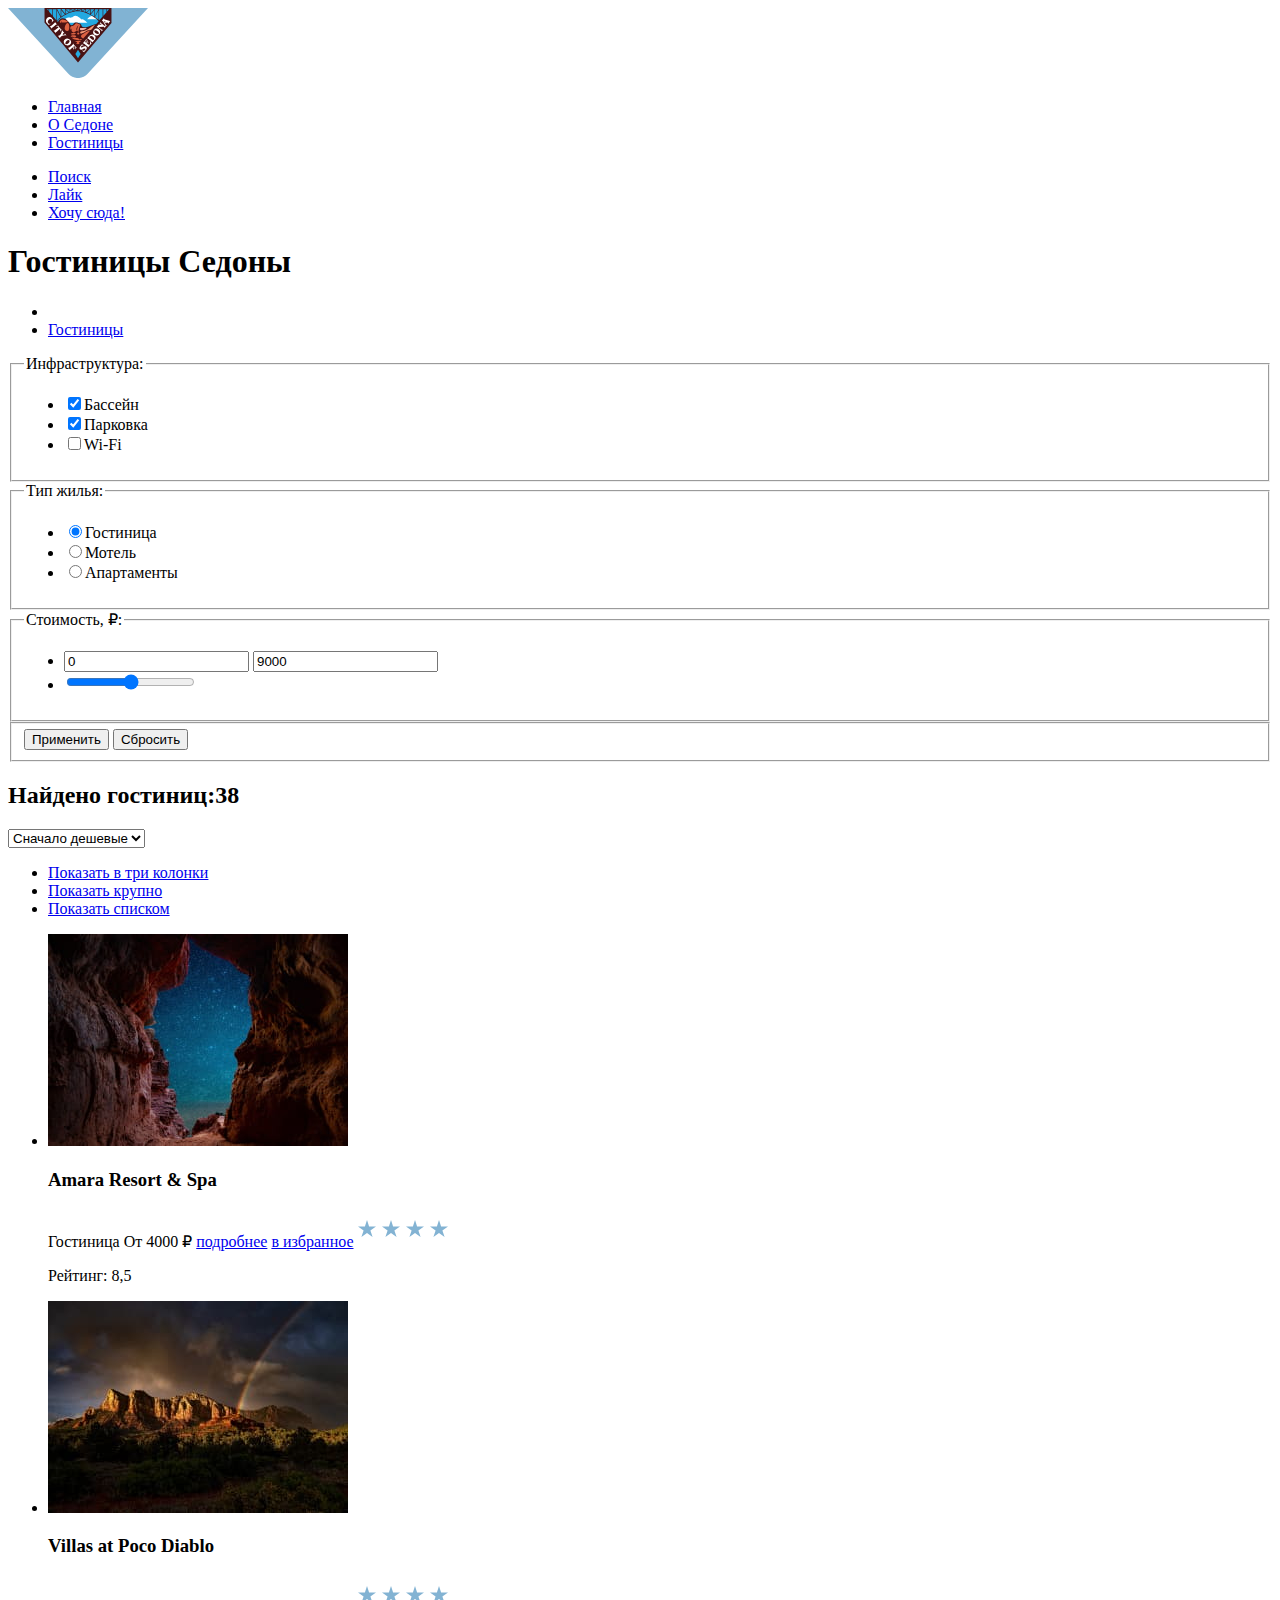
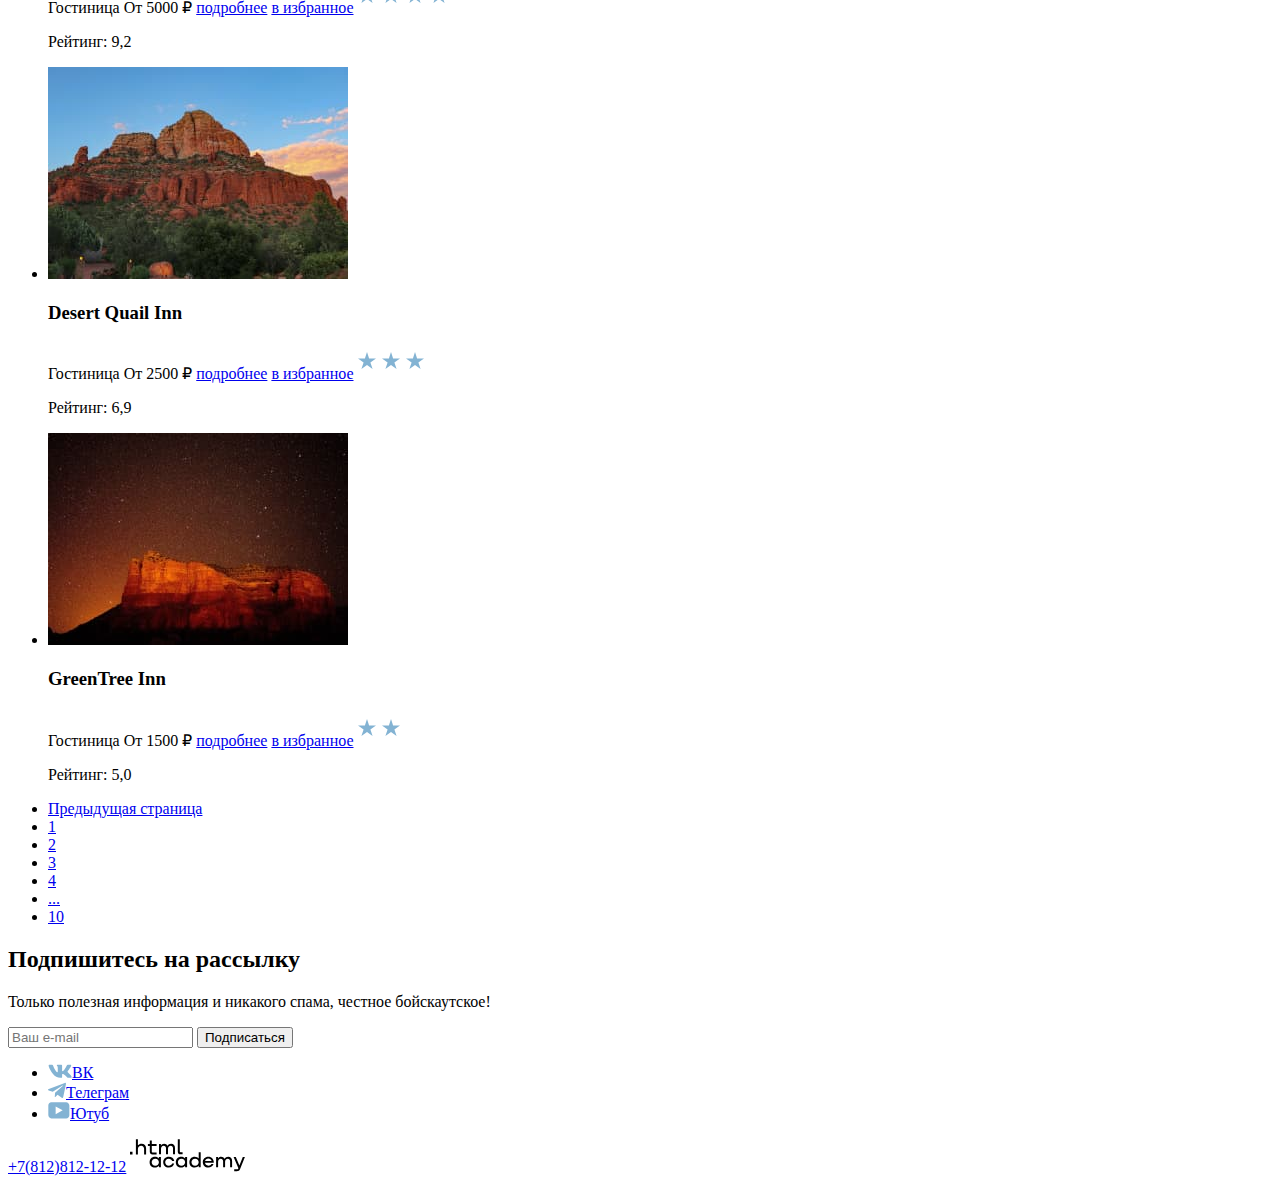
<file: 3/catalog.html>
<!DOCTYPE html>
<html lang="ru">
  <head>
    <meta charset="utf-8">
    <title>Гостиницы Седоны</title>
    <base href="https://htmlacademy-htmlcss.github.io/2458209-sedona-1/3/">
</head>
  <body>
    <header class="page-header">
      <a class="logo" href="index.html">
        <img class="page-logo" src="images/logo.svg" width="140" height="70" alt="Логотип города Седона.">
      </a>
      <nav class="navigation">
        <ul class="navigation-list">
          <li class="navigation-item">
            <a class="navigation-link" href="index.html">Главная</a>
          </li>
          <li class="navigation-item">
            <a class="navigation-link" href="#">О Седоне</a>
          </li>
          <li class="navigation-item">
            <a class="navigation-link navigation-link-current" href="catalog.html">Гостиницы</a>
          </li>
        </ul>
        <ul class="navigation-list navigation-user">
          <li class="navigation-item">
            <a class="navigation-link" href="#">
              <span class="visually-hidden">Поиск</span>
            </a>
          </li>
          <li class="navigation-item">
            <a class="navigation-link" href="#">
              <span class="visually-hidden">Лайк</span>
            </a>
          </li>
          <li class="navigation-item">
            <a class="button user-button" href="#">Хочу сюда!</a>
          </li>
        </ul>
      </nav>
    </header>
    <main class="main-inner">
      <section class="inner-section-hotels">
        <h1 class="section-hotels-title">Гостиницы Седоны</h1>
        <ul>
          <li>
          <a class="section-hotels-link" href="index.html"><img class="hotels-img" src="images/link-haus.svg" width="13" height="15" alt="Ведет на главную страницу"></a>
          </li>
          <li>
          <a class="section-hotels-link" href="#">Гостиницы</a>
          </li>
        </ul>
        <form class="hotels-infrastructure" action="https://echo.htmlacademy.ru/" method="post">
          <fieldset class="catalog-filter-items">
            <legend class="catalog-filter-title">Инфраструктура:</legend>
            <ul class="catalog-filter-list">
              <li class="catalog-filter-item">
                <input class="catalog-filter-control" type="checkbox" name="infrastructure-group" checked>Бассейн
              </li>
              <li class="catalog-filter-item">
                <input class="catalog-filter-control" type="checkbox" name="infrastructure-group" checked>Парковка
              </li>
              <li class="catalog-filter-item">
                <input class="icatalog-filter-control" type="checkbox" name="infrastructure-group">Wi-Fi
              </li>
            </ul>
          </fieldset>
          <fieldset class="catalog-filter-items">
            <legend class="catalog-filter-title">Тип жилья:</legend>
            <ul class="catalog-filter-list">
              <li class="catalog-filter-item">
                <input class="catalog-filter-control" type="radio" name="type-housing" checked>Гостиница
              </li>
              <li class="catalog-filter-item">
                <input class="catalog-filter-control" type="radio" name="type-housing">Мотель
              </li>
              <li class="catalog-filter-item">
                <input class="catalog-filter-control" type="radio" name="type-housing">Апартаменты
              </li>
            </ul>
          </fieldset>
          <fieldset class="catalog-filter-items">
            <legend class="catalog-filter-title">Стоимость, ₽:</legend>
            <ul class="catalog-filter-list">
              <li class="catalog-filter-item">
                <input class="catalog-filter-control" type="text" name="cost" value="0" placeholder="от">
                <input class="catalog-filter-control" type="text" name="cost" value="9000" placeholder="от">
              </li>
              <li class="catalog-filter-item">
                  <input class="catalog-filter-control" type="range" min="0" max="9000">
              </li>
            </ul>
          </fieldset>
          <fieldset class="fieldset-button">
            <input class="button apply-button" type="submit" value="Применить">
            <input class="button throw-button" type="reset" value="Сбросить">
          </fieldset>
        </form>
      </section>
      <section class="catalog-search">
        <h2 class="search-title">Найдено гостиниц:<span class="search-hotels">38</span></h2>
        <select name="price">
            <option value="Сначало дешевые">Сначало дешевые</option>
        </select>
        <ul class="view-list">
          <li class="view-item">
            <a class="view-link menu-link" href="#">
              <span class="visually-hidden">Показать в три колонки</span>
            </a>
          </li>
          <li class="view-item">
            <a class="view-link element-link" href="#">
              <span class="visually-hidden">Показать крупно</span>
            </a>
          </li>
          <li class="view-item">
            <a class="view-link item-link" href="#">
              <span class="visually-hidden">Показать списком</span>
            </a>
          </li>
        </ul>
        <ul class="catalog-hotels-list">
          <li class="hotels-item">
            <a class="hotels-link">
              <img class="hotels-image" src="images/hotel-1.jpg" width="300" height="212" alt="Вид на звездное небо из пещеры">
              <h3 class="hotels-title">Amara Resort & Spa</h3>
            </a>
            <span class="hotels-text">Гостиница</span>
            <span class="hotels-price">От 4000 ₽</span>
            <a class="hotels-button button" href="#">подробнее</a>
            <a class="hotels-favourites-button button" href="#">в избранное</a>
            <img class="hotels-img" src="images/stars-4.svg" width="140" height="37" alt="4 звезды">
            <p class="hotels-text">Рейтинг: 8,5</p>
          </li>
          <li class="hotels-item">
            <a class="hotels-link">
              <img class="hotels-image" src="images/hotel-2.jpg" width="300" height="212" alt="Вид на скалы с радугой">
              <h3 class="hotels-title">Villas at Poco Diablo</h3>
            </a>
            <span class="hotels-text">Гостиница</span>
            <span class="hotels-price">От 5000 ₽</span>
            <a class="hotels-button button" href="#">подробнее</a>
            <a class="hotels-favourites-best-button button" href="#">в избранное</a>
            <img class="hotels-img" src="images/stars-4.svg" width="140" height="37" alt="4 звезды">
            <p class="hotels-text">Рейтинг: 9,2</p>
          </li>
          <li class="hotels-item">
            <a class="hotels-link">
              <img class="hotels-image" src="images/hotel-3.jpg" width="300" height="212" alt="Вид на горы при рассвете">
              <h3 class="hotels-title">Desert Quail Inn</h3>
            </a>
            <span class="hotels-text">Гостиница</span>
            <span class="hotels-price">От 2500 ₽</span>
            <a class="hotels-button button" href="#">подробнее</a>
            <a class="hotels-favourites-button button" href="#">в избранное</a>
            <img class="hotels-img" src="images/stars-3.svg" width="140" height="37" alt="3 звезды">
            <p class="hotels-text">Рейтинг: 6,9</p>
          </li>
          <li class="hotels-item">
            <a class="hotels-link">
              <img class="hotels-image" src="images/hotel-4.jpg" width="300" height="212" alt="Вид на горы при закате">
              <h3 class="hotels-title">GreenTree Inn</h3>
            </a>
            <span class="hotels-text">Гостиница</span>
            <span class="hotels-price">От 1500 ₽</span>
            <a class="hotels-button button" href="#">подробнее</a>
            <a class="hotels-favourites-button button" href="#">в избранное</a>
            <img class="hotels-img" src="images/stars-2.svg" width="140" height="37" alt="2 звезды">
            <p class="hotels-text">Рейтинг: 5,0</p>
          </li>
        </ul>
        <ul class="pagination-list">
          <li class="pagination-item">
            <a class="pagination-link pagination-prev" href="#"><span class="visually-hidden">Предыдущая страница</span></a>
          </li>
          <li class="pagination-item">
            <a class="pagination-link" href="#">1</a>
          </li>
          <li class="pagination-item">
            <a class="pagination-link" href="#">2</a>
          <li class="pagination-item">
            <a class="pagination-link" href="#">3</a>
          </li>
          <li class="pagination-item">
            <a class="pagination-link" href="#">4</a>
          </li>
          <li class="pagination-item">
            <a class="pagination-link" href="#">...</a>
          </li>
          <li class="pagination-item">
            <a class="pagination-link" href="#">10</a>
          </li>
        </ul>
      </section>
      <section class="subscription-catalog">
        <h2 class="subscription-subtitle">Подпишитесь на рассылку</h2>
        <p class="subscription-text">Только полезная информация и никакого спама, честное бойскаутское!</p>
        <form class="subscription-form" action="https://echo.htmlacademy.ru/" method="post">
          <input class="subscription-email" type="email" name="new-email" placeholder="Ваш e-mail">
          <input class="button subscription-button" type="submit" value="Подписаться">
        </form>
      </section>
    </main>
    <footer class="footer-page">
      <ul class="footer-social-list">
        <li class="footer-social-item">
          <a class="footer-link" href="https://vk.com/htmlacademy" target="_blank"><img class="social-img" src="images/social-vk.svg" width="24" height="14" alt="Логотип Вконтаке."><span class="visually-hidden">ВК</span></a>
        </li>
        <li class="footer-social-item">
          <a class="footer-link" href="https://t.me/htmlacademy" target="_blank"><img class="social-img" src="images/social-tg.svg" width="18" height="16" alt="Логотип Телеграм."><span class="visually-hidden">Телеграм</span></a>
        </li>
        <li class="footer-social-item">
          <a class="footer-link" href=" https://www.youtube.com/user/htmlacademyru" target="_blank"><img class="social-img" src="images/social-youtube.svg" width="22" height="17" alt="Логотип Ютуб."><span class="visually-hidden">Ютуб</span></a>
        </li>
      </ul>
      <a class="contacts-phone" href="tel:+78128121212">+7(812)812-12-12</a>
      <a class="footer-logo" href="https://htmlacademy.ru/" target="_blank"><img class="logo-picture" src="images/html-academy.svg" width="115" height="33" alt="Разработчик Дудка Александр Александрович из html academy."></a>
    </footer>
  </body>
</html>
</file>
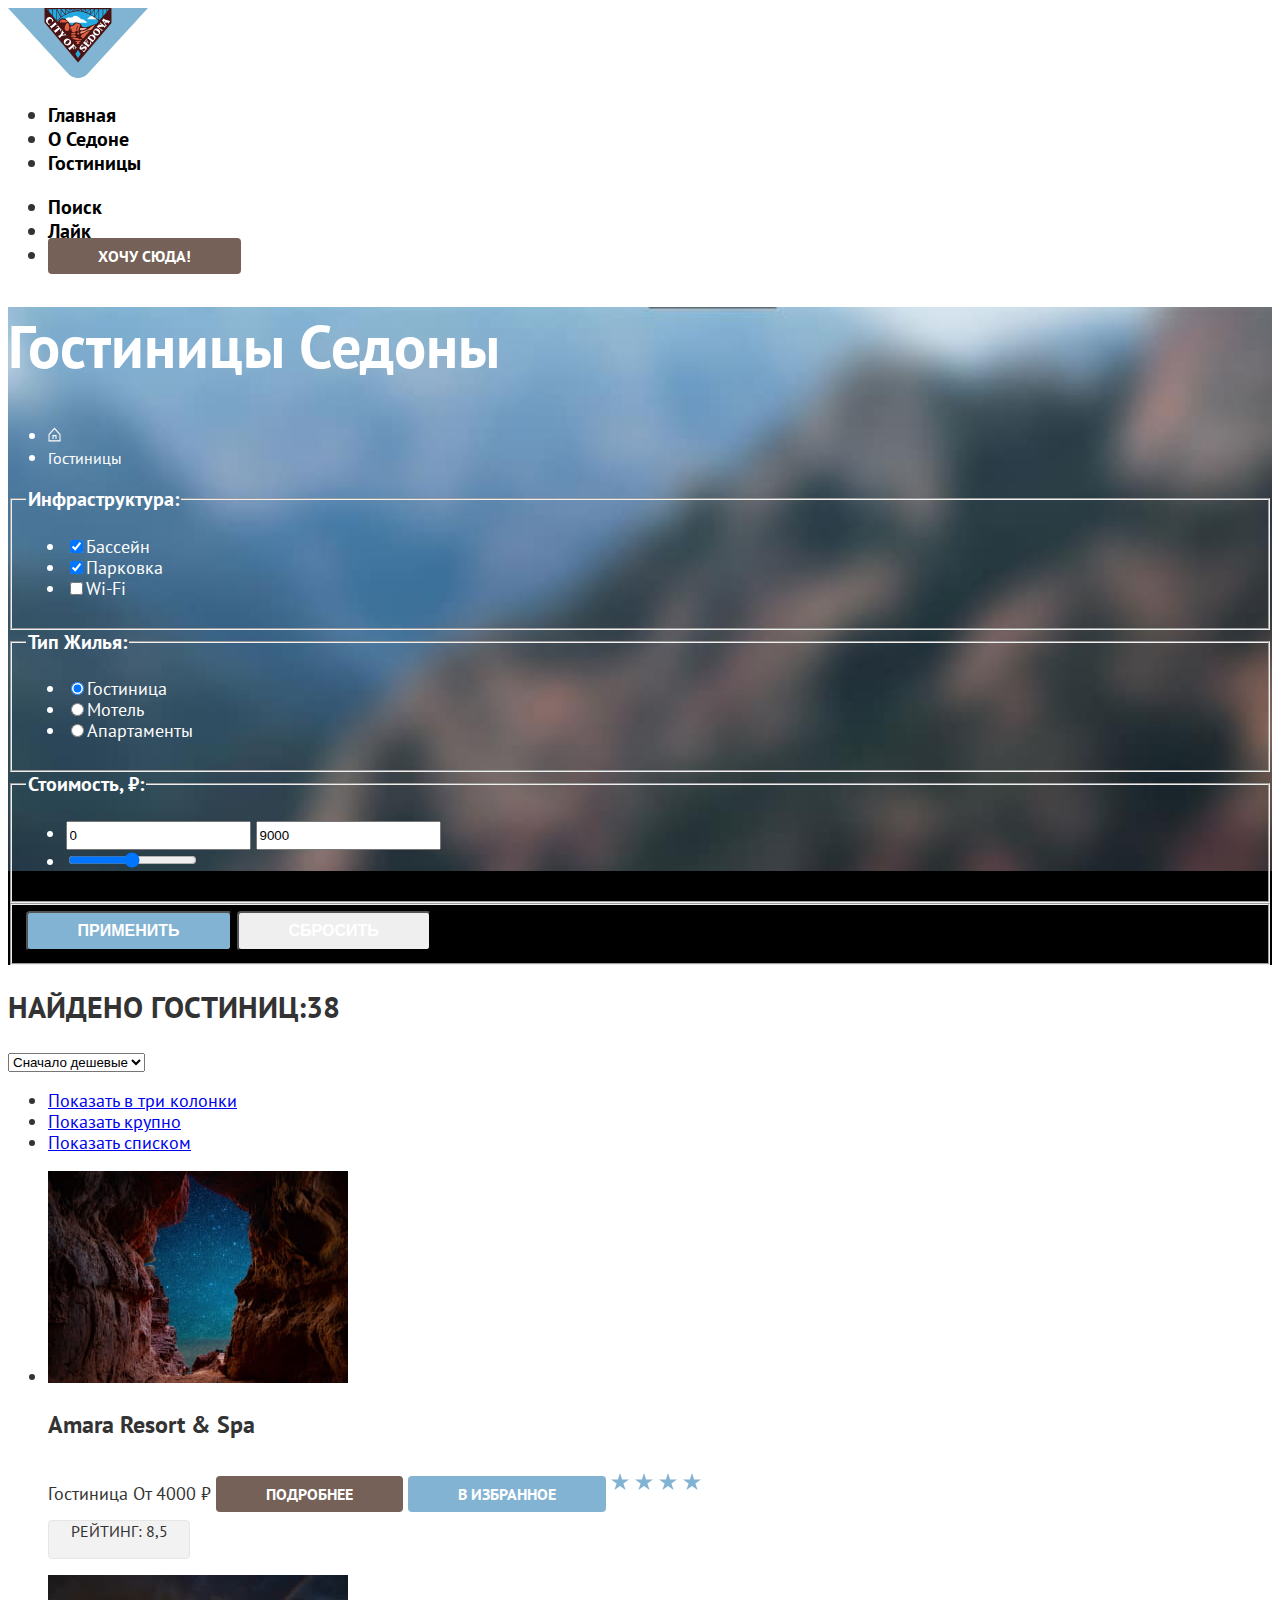
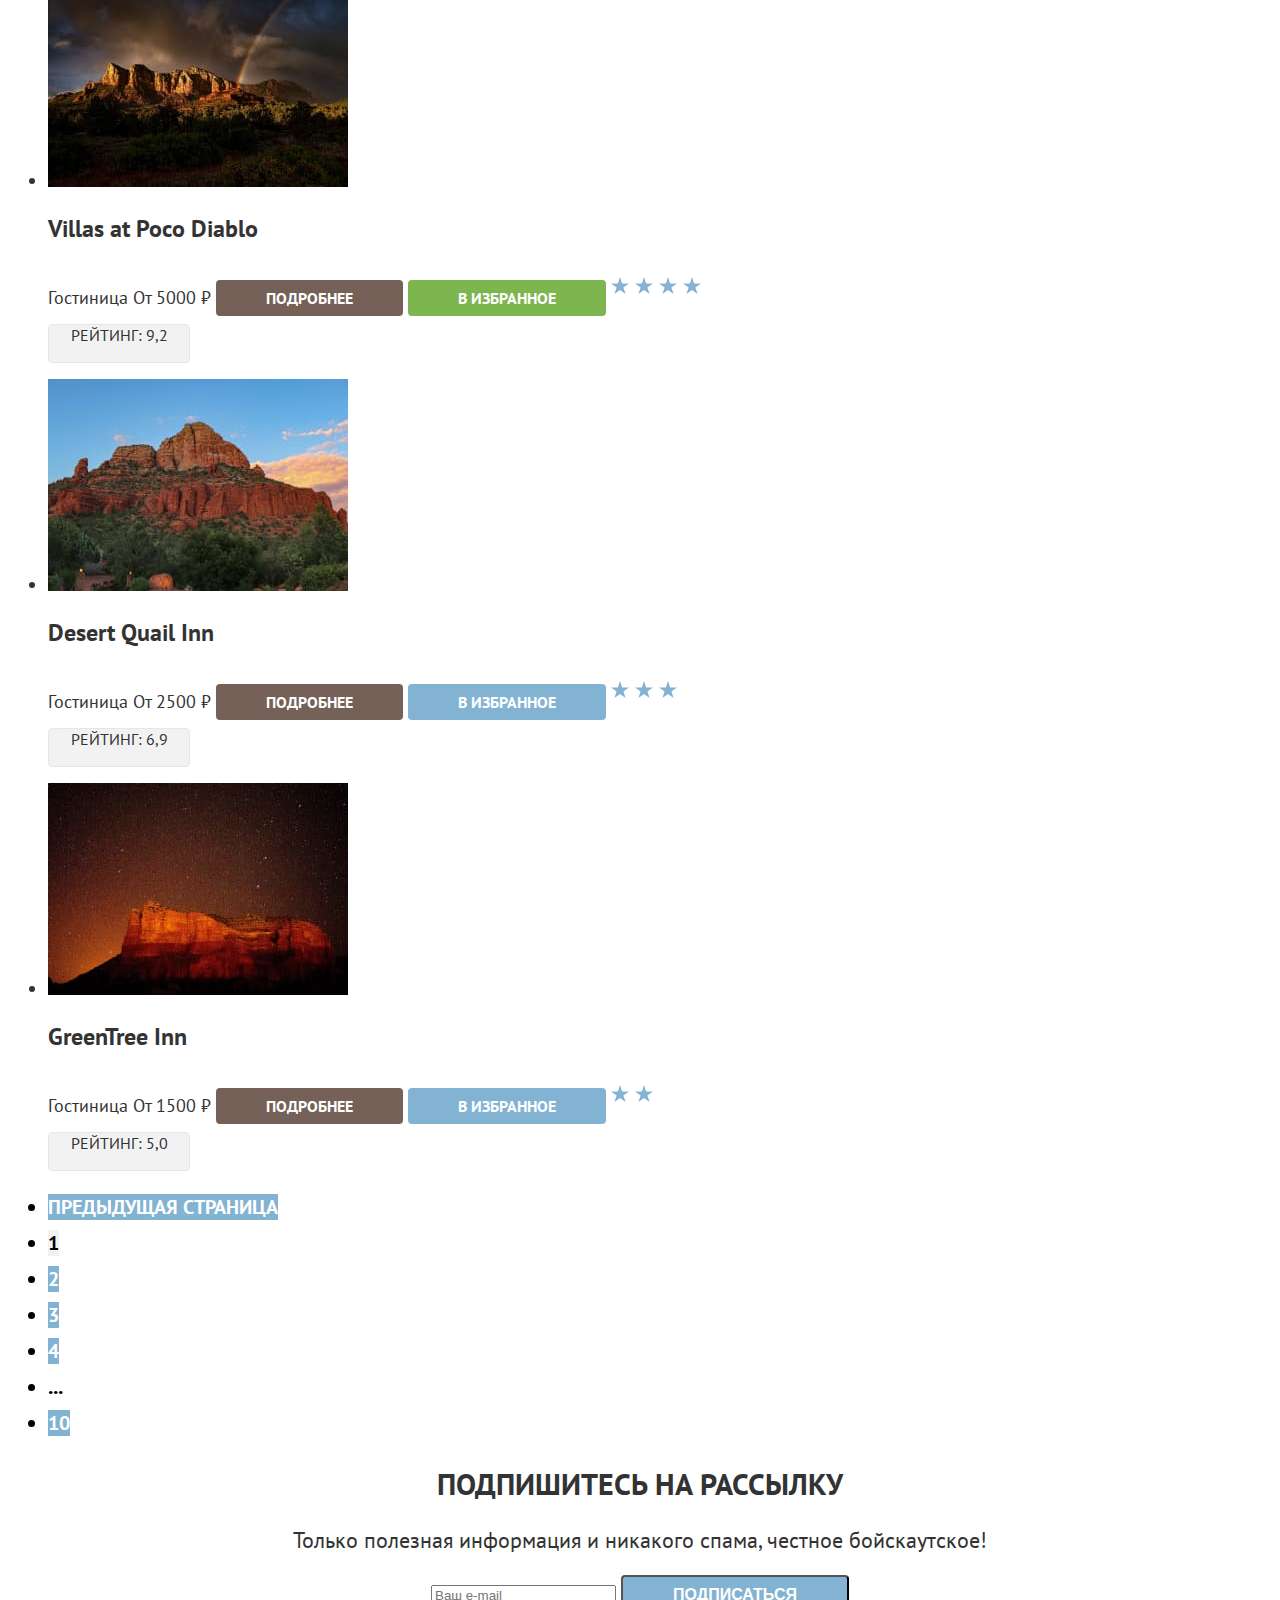
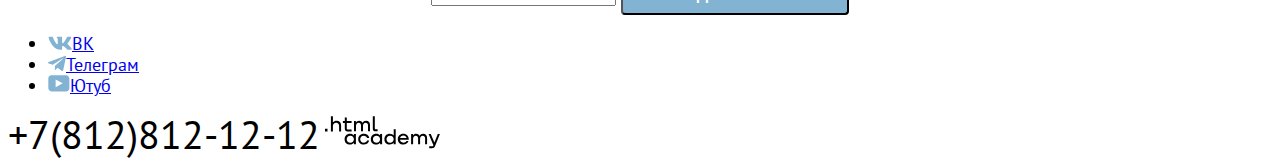
<file: 4/catalog.html>
<!DOCTYPE html>
<html lang="ru">
  <head>
    <meta charset="utf-8">
    <title>Гостиницы Седоны</title>
    <link rel="stylesheet" href="styles/styles.css">
    <base href="https://htmlacademy-htmlcss.github.io/2458209-sedona-1/4/">
</head>
  <body>
    <header class="page-header">
      <a class="logo" href="index.html">
        <img class="page-logo" src="images/logo.svg" width="140" height="70" alt="Логотип города Седона.">
      </a>
      <nav class="navigation">
        <ul class="navigation-list">
          <li class="navigation-item">
            <a class="navigation-link" href="index.html">Главная</a>
          </li>
          <li class="navigation-item">
            <a class="navigation-link" href="#">О Седоне</a>
          </li>
          <li class="navigation-item">
            <a class="navigation-link navigation-link-current" href="catalog.html">Гостиницы</a>
          </li>
        </ul>
        <ul class="navigation-list navigation-user">
          <li class="navigation-item">
            <a class="navigation-link" href="#">
              <span class="visually-hidden">Поиск</span>
            </a>
          </li>
          <li class="navigation-item">
            <a class="navigation-link" href="#">
              <span class="visually-hidden">Лайк</span>
            </a>
          </li>
          <li class="navigation-item">
            <a class="button user-button" href="#">Хочу сюда!</a>
          </li>
        </ul>
      </nav>
    </header>
    <main class="main-inner">
      <section class="inner-section-hotels">
        <h1 class="section-hotels-title">Гостиницы Седоны</h1>
        <ul>
          <li>
          <a class="section-hotels-link" href="index.html"><img class="hotels-img" src="images/link-house.svg" width="13" height="15" alt="Ведет на главную страницу"></a>
          </li>
          <li>
          <a class="section-hotels-link" href="#">Гостиницы</a>
          </li>
        </ul>
        <form class="hotels-infrastructure" action="https://echo.htmlacademy.ru/" method="post">
          <fieldset class="catalog-filter-items">
            <legend class="catalog-filter-title">Инфраструктура:</legend>
            <ul class="catalog-filter-list">
              <li class="catalog-filter-item">
                <input class="catalog-filter-control" type="checkbox" name="infrastructure-group" checked>Бассейн
              </li>
              <li class="catalog-filter-item">
                <input class="catalog-filter-control" type="checkbox" name="infrastructure-group" checked>Парковка
              </li>
              <li class="catalog-filter-item">
                <input class="icatalog-filter-control" type="checkbox" name="infrastructure-group">Wi-Fi
              </li>
            </ul>
          </fieldset>
          <fieldset class="catalog-filter-items">
            <legend class="catalog-filter-title">Тип жилья:</legend>
            <ul class="catalog-filter-list">
              <li class="catalog-filter-item">
                <input class="catalog-filter-control" type="radio" name="type-housing" checked>Гостиница
              </li>
              <li class="catalog-filter-item">
                <input class="catalog-filter-control" type="radio" name="type-housing">Мотель
              </li>
              <li class="catalog-filter-item">
                <input class="catalog-filter-control" type="radio" name="type-housing">Апартаменты
              </li>
            </ul>
          </fieldset>
          <fieldset class="catalog-filter-items">
            <legend class="catalog-filter-title">Стоимость, ₽:</legend>
            <ul class="catalog-filter-list">
              <li class="catalog-filter-item">
                <input class="catalog-filter-control" type="text" name="cost" value="0" placeholder="от">
                <input class="catalog-filter-control" type="text" name="cost" value="9000" placeholder="от">
              </li>
              <li class="catalog-filter-item">
                  <input class="catalog-filter-control" type="range" min="0" max="9000">
              </li>
            </ul>
          </fieldset>
          <fieldset class="fieldset-button">
            <input class="button apply-button" type="submit" value="Применить">
            <input class="button throw-button" type="reset" value="Сбросить">
          </fieldset>
        </form>
      </section>
      <section class="catalog-search">
        <h2 class="search-title">Найдено гостиниц:<span class="search-hotels">38</span></h2>
        <select name="price">
            <option value="Сначало дешевые">Сначало дешевые</option>
        </select>
        <ul class="view-list">
          <li class="view-item">
            <a class="view-link menu-link" href="#">
              <span class="visually-hidden">Показать в три колонки</span>
            </a>
          </li>
          <li class="view-item">
            <a class="view-link element-link" href="#">
              <span class="visually-hidden">Показать крупно</span>
            </a>
          </li>
          <li class="view-item">
            <a class="view-link item-link" href="#">
              <span class="visually-hidden">Показать списком</span>
            </a>
          </li>
        </ul>
        <ul class="catalog-hotels-list">
          <li class="hotels-item">
            <a class="hotels-link">
              <img class="hotels-image" src="images/hotel-1.jpg" width="300" height="212" alt="Вид на звездное небо из пещеры">
              <h3 class="hotels-title">Amara Resort & Spa</h3>
            </a>
            <span class="hotels-text">Гостиница</span>
            <span class="hotels-price">От 4000 ₽</span>
            <a class="hotels-button button" href="#">подробнее</a>
            <a class="hotels-favourites-button button" href="#">в избранное</a>
            <img class="hotels-img" src="images/stars-4.svg" width="140" height="37" alt="4 звезды">
            <p class="hotels-text">Рейтинг: 8,5</p>
          </li>
          <li class="hotels-item">
            <a class="hotels-link">
              <img class="hotels-image" src="images/hotel-2.jpg" width="300" height="212" alt="Вид на скалы с радугой">
              <h3 class="hotels-title">Villas at Poco Diablo</h3>
            </a>
            <span class="hotels-text">Гостиница</span>
            <span class="hotels-price">От 5000 ₽</span>
            <a class="hotels-button button" href="#">подробнее</a>
            <a class="hotels-favourites-best-button button" href="#">в избранное</a>
            <img class="hotels-img" src="images/stars-4.svg" width="140" height="37" alt="4 звезды">
            <p class="hotels-text">Рейтинг: 9,2</p>
          </li>
          <li class="hotels-item">
            <a class="hotels-link">
              <img class="hotels-image" src="images/hotel-3.jpg" width="300" height="212" alt="Вид на горы при рассвете">
              <h3 class="hotels-title">Desert Quail Inn</h3>
            </a>
            <span class="hotels-text">Гостиница</span>
            <span class="hotels-price">От 2500 ₽</span>
            <a class="hotels-button button" href="#">подробнее</a>
            <a class="hotels-favourites-button button" href="#">в избранное</a>
            <img class="hotels-img" src="images/stars-3.svg" width="140" height="37" alt="3 звезды">
            <p class="hotels-text">Рейтинг: 6,9</p>
          </li>
          <li class="hotels-item">
            <a class="hotels-link">
              <img class="hotels-image" src="images/hotel-4.jpg" width="300" height="212" alt="Вид на горы при закате">
              <h3 class="hotels-title">GreenTree Inn</h3>
            </a>
            <span class="hotels-text">Гостиница</span>
            <span class="hotels-price">От 1500 ₽</span>
            <a class="hotels-button button" href="#">подробнее</a>
            <a class="hotels-favourites-button button" href="#">в избранное</a>
            <img class="hotels-img" src="images/stars-2.svg" width="140" height="37" alt="2 звезды">
            <p class="hotels-text">Рейтинг: 5,0</p>
          </li>
        </ul>
        <ul class="pagination-list">
          <li class="pagination-item">
            <a class="pagination-link pagination-prev" href="#"><span class="visually-hidden">Предыдущая страница</span></a>
          </li>
          <li class="pagination-item">
            <a class="pagination-link another-link" href="#">1</a>
          </li>
          <li class="pagination-item">
            <a class="pagination-link" href="#">2</a>
          <li class="pagination-item">
            <a class="pagination-link" href="#">3</a>
          </li>
          <li class="pagination-item">
            <a class="pagination-link" href="#">4</a>
          </li>
          <li class="pagination-item">
            <a class="pagination-link point-link" href="#">...</a>
          </li>
          <li class="pagination-item">
            <a class="pagination-link" href="#">10</a>
          </li>
        </ul>
      </section>
      <section class="subscription-catalog">
        <h2 class="subscription-subtitle">Подпишитесь на рассылку</h2>
        <p class="subscription-text">Только полезная информация и никакого спама, честное бойскаутское!</p>
        <form class="subscription-form" action="https://echo.htmlacademy.ru/" method="post">
          <input class="subscription-email" type="email" name="new-email" placeholder="Ваш e-mail">
          <input class="button subscription-button" type="submit" value="Подписаться">
        </form>
      </section>
    </main>
    <footer class="footer-page">
      <ul class="footer-social-list">
        <li class="footer-social-item">
          <a class="footer-link" href="https://vk.com/htmlacademy" target="_blank"><img class="social-img" src="images/social-vk.svg" width="24" height="14" alt="Логотип Вконтаке."><span class="visually-hidden">ВК</span></a>
        </li>
        <li class="footer-social-item">
          <a class="footer-link" href="https://t.me/htmlacademy" target="_blank"><img class="social-img" src="images/social-tg.svg" width="18" height="16" alt="Логотип Телеграм."><span class="visually-hidden">Телеграм</span></a>
        </li>
        <li class="footer-social-item">
          <a class="footer-link" href=" https://www.youtube.com/user/htmlacademyru" target="_blank"><img class="social-img" src="images/social-youtube.svg" width="22" height="17" alt="Логотип Ютуб."><span class="visually-hidden">Ютуб</span></a>
        </li>
      </ul>
      <a class="contacts-phone" href="tel:+78128121212">+7(812)812-12-12</a>
      <a class="footer-logo" href="https://htmlacademy.ru/" target="_blank"><img class="logo-picture" src="images/html-academy.svg" width="115" height="33" alt="Разработчик Дудка Александр Александрович из html academy."></a>
    </footer>
  </body>
</html>
</file>
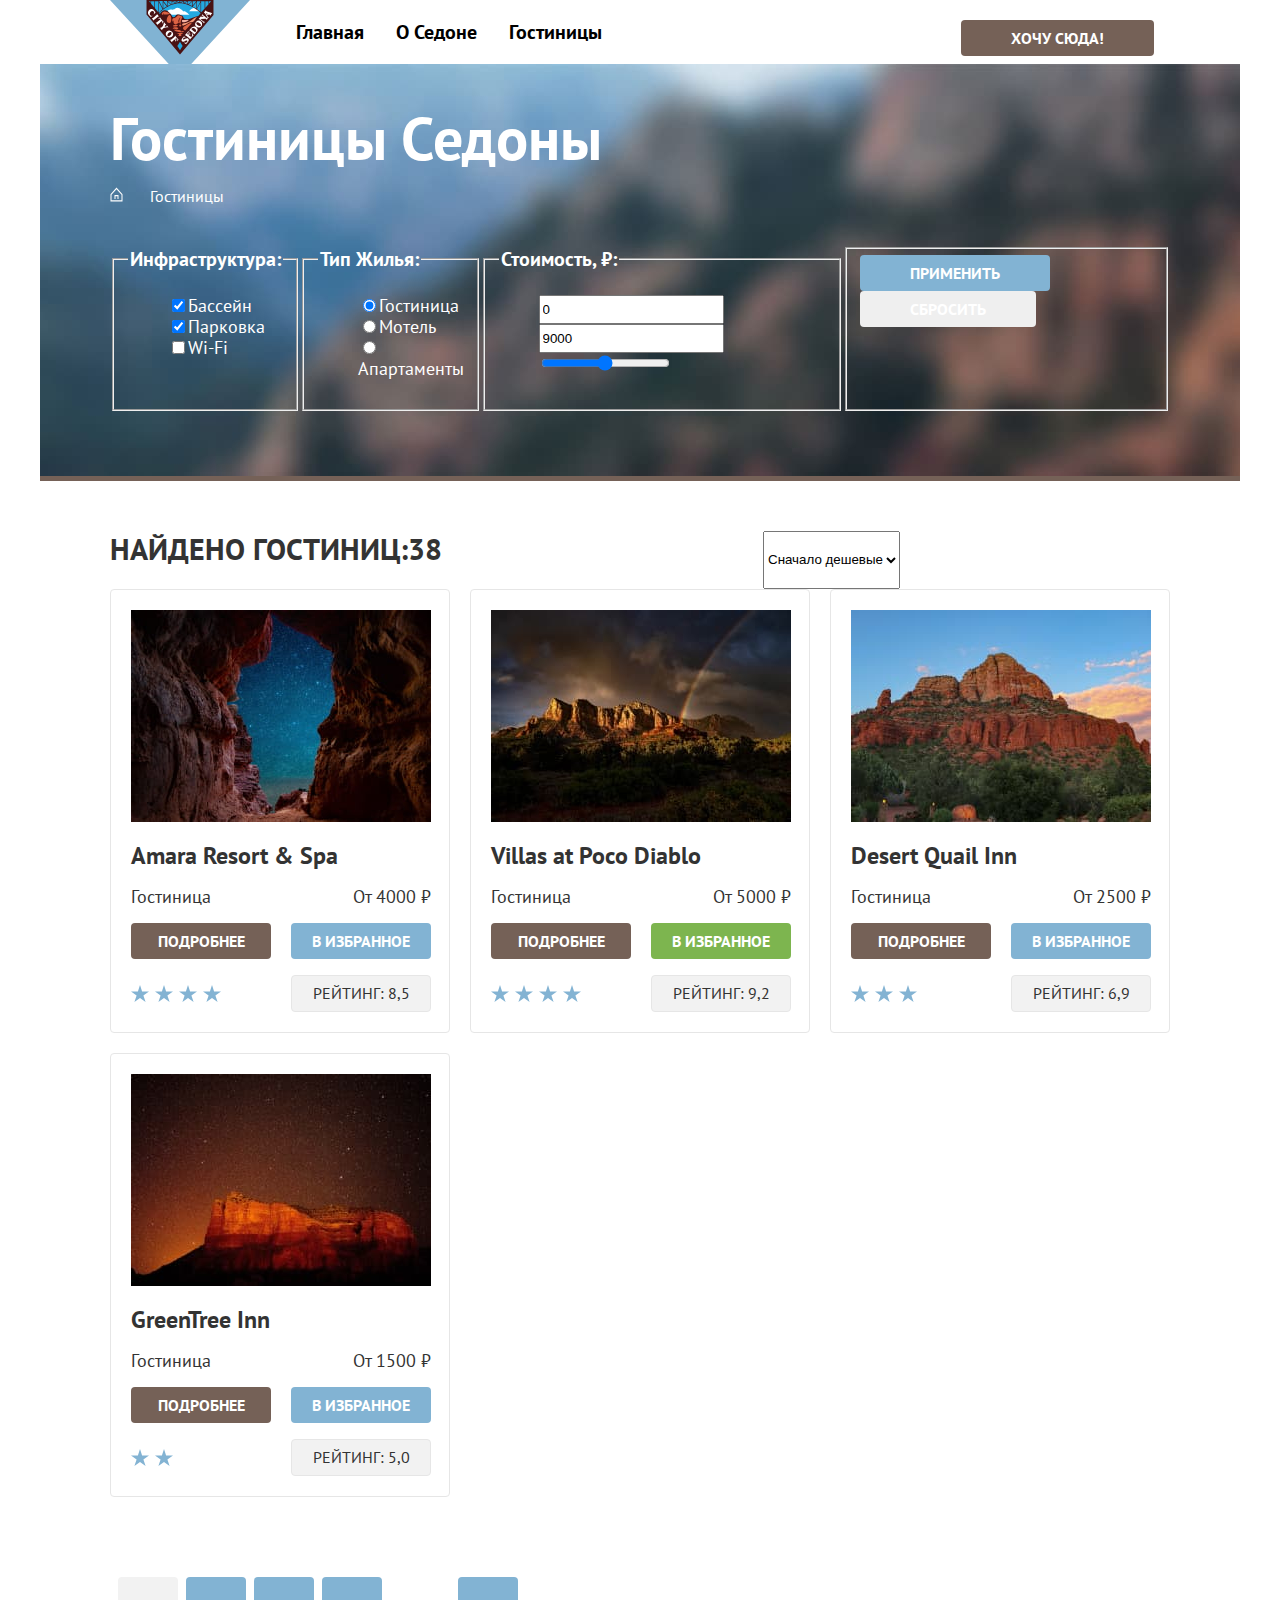
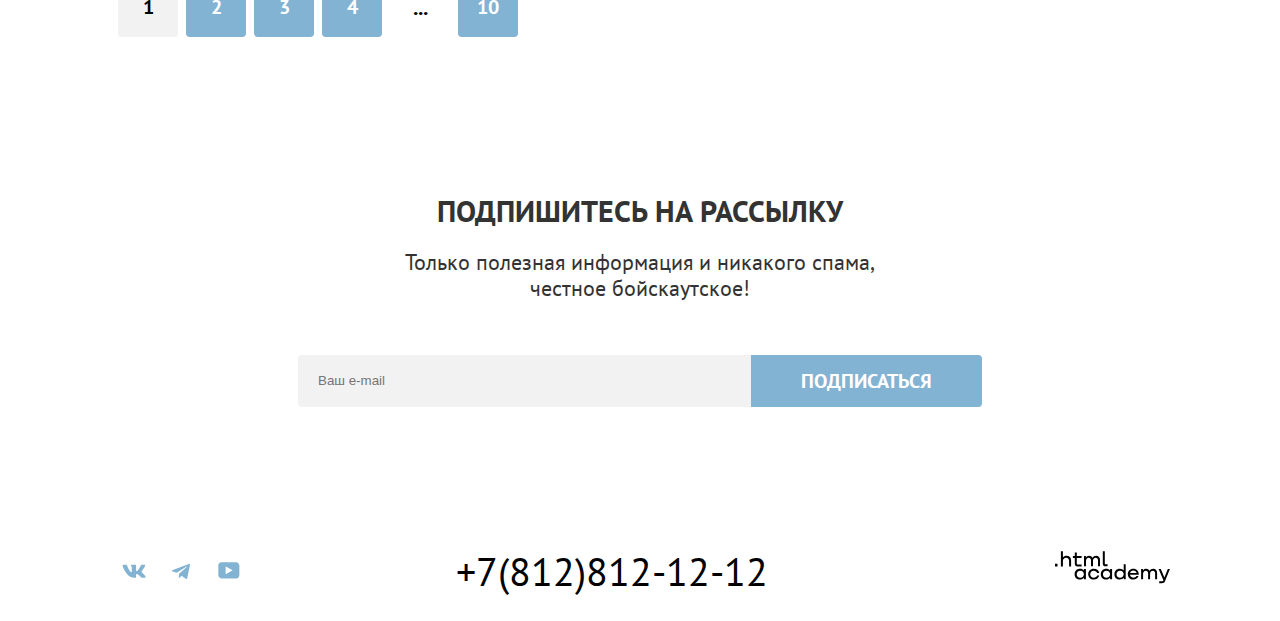
<file: 7/catalog.html>
<!DOCTYPE html>
<html lang="ru">
  <head>
    <meta charset="utf-8">
    <title>Гостиницы Седоны</title>
    <link rel="stylesheet" href="styles/styles.css">
    <base href="https://htmlacademy-htmlcss.github.io/2458209-sedona-1/7/">
</head>
  <body class="page-inner page-container">
    <header class="page-header">
      <nav class="navigation">
        <a class="logo" href="index.html">
          <img class="page-logo" src="images/logo.svg" width="140" height="70" alt="Логотип города Седона.">
        </a>
        <ul class="navigation-list">
          <li class="navigation-item">
            <a class="navigation-link" href="index.html">Главная</a>
          </li>
          <li class="navigation-item">
            <a class="navigation-link" href="#">О Седоне</a>
          </li>
          <li class="navigation-item">
            <a class="navigation-link navigation-link-current" href="catalog.html">Гостиницы</a>
          </li>
        </ul>
        <ul class="navigation-list navigation-user">
          <li class="navigation-item">
            <a class="navigation-link" href="#">
              <span class="visually-hidden">Поиск</span>
            </a>
          </li>
          <li class="navigation-item">
            <a class="navigation-link" href="#">
              <span class="visually-hidden">Лайк</span>
            </a>
          </li>
          <li class="navigation-item">
            <a class="button user-button" href="#">Хочу сюда!</a>
          </li>
        </ul>
      </nav>
    </header>
    <main class="main-inner">
      <section class="inner-section-hotels">
        <h1 class="section-hotels-title">Гостиницы Седоны</h1>
        <ul class="section-hotels-list">
          <li class="section-hotels-item">
            <a class="section-hotels-link" href="index.html"><img class="hotels-img" src="images/link-house.svg" width="13" height="15" alt="Ведет на главную страницу"></a>
          </li>
          <li class="section-hotels-item">
            <a class="section-hotels-link" href="#">Гостиницы</a>
          </li>
        </ul>
        <form class="hotels-infrastructure" action="https://echo.htmlacademy.ru/" method="post">
          <fieldset class="catalog-filter-items">
            <legend class="catalog-filter-title">Инфраструктура:</legend>
            <ul class="catalog-filter-list">
              <li class="catalog-filter-item">
                <input class="catalog-filter-control" type="checkbox" name="infrastructure-group" checked>Бассейн
              </li>
              <li class="catalog-filter-item">
                <input class="catalog-filter-control" type="checkbox" name="infrastructure-group" checked>Парковка
              </li>
              <li class="catalog-filter-item">
                <input class="icatalog-filter-control" type="checkbox" name="infrastructure-group">Wi-Fi
              </li>
            </ul>
          </fieldset>
          <fieldset class="catalog-filter-items">
            <legend class="catalog-filter-title">Тип жилья:</legend>
            <ul class="catalog-filter-list">
              <li class="catalog-filter-item">
                <input class="catalog-filter-control" type="radio" name="type-housing" checked>Гостиница
              </li>
              <li class="catalog-filter-item">
                <input class="catalog-filter-control" type="radio" name="type-housing">Мотель
              </li>
              <li class="catalog-filter-item">
                <input class="catalog-filter-control" type="radio" name="type-housing">Апартаменты
              </li>
            </ul>
          </fieldset>
          <fieldset class="catalog-filter-items">
            <legend class="catalog-filter-title">Стоимость, ₽:</legend>
            <ul class="catalog-filter-list">
              <li class="catalog-filter-item">
                <input class="catalog-filter-control" type="text" name="cost" value="0" placeholder="от">
                <input class="catalog-filter-control" type="text" name="cost" value="9000" placeholder="от">
              </li>
              <li class="catalog-filter-item">
                  <input class="catalog-filter-control" type="range" min="0" max="9000">
              </li>
            </ul>
          </fieldset>
          <fieldset class="fieldset-button">
            <input class="button apply-button" type="submit" value="Применить">
            <input class="button throw-button" type="reset" value="Сбросить">
          </fieldset>
        </form>
      </section>
      <section class="catalog-search">
        <div class="catalog-container">
          <h2 class="search-title">Найдено гостиниц:<span class="search-hotels">38</span></h2>
          <select name="price">
              <option value="Сначало дешевые">Сначало дешевые</option>
          </select>
          <ul class="view-list">
            <li class="view-item">
              <a class="view-link menu-link" href="#">
                <span class="visually-hidden">Показать в три колонки</span>
              </a>
            </li>
            <li class="view-item">
              <a class="view-link element-link" href="#">
                <span class="visually-hidden">Показать крупно</span>
              </a>
            </li>
            <li class="view-item">
              <a class="view-link item-link" href="#">
                <span class="visually-hidden">Показать списком</span>
              </a>
            </li>
          </ul>
        </div>
        <ul class="catalog-hotels-list">
          <li class="hotels-item">
            <a class="hotels-link">
              <img class="hotels-image" src="images/hotel-1.jpg" width="300" height="212" alt="Вид на звездное небо из пещеры">
              <h3 class="hotels-title">Amara Resort & Spa</h3>
            </a>
            <span class="hotels-text">Гостиница</span>
            <span class="hotels-price">От 4000 ₽</span>
            <a class="hotels-button button" href="#">подробнее</a>
            <a class="hotels-favourites-button button" href="#">в избранное</a>
            <img class="hotels-img" src="images/stars-4.svg" width="140" height="37" alt="4 звезды">
            <p class="hotels-text-another">Рейтинг: 8,5</p>
          </li>
          <li class="hotels-item">
            <a class="hotels-link">
              <img class="hotels-image" src="images/hotel-2.jpg" width="300" height="212" alt="Вид на скалы с радугой">
              <h3 class="hotels-title">Villas at Poco Diablo</h3>
            </a>
            <span class="hotels-text">Гостиница</span>
            <span class="hotels-price">От 5000 ₽</span>
            <a class="hotels-button button" href="#">подробнее</a>
            <a class="hotels-favourites-best-button button" href="#">в избранное</a>
            <img class="hotels-img" src="images/stars-4.svg" width="140" height="37" alt="4 звезды">
            <p class="hotels-text-another">Рейтинг: 9,2</p>
          </li>
          <li class="hotels-item">
            <a class="hotels-link">
              <img class="hotels-image" src="images/hotel-3.jpg" width="300" height="212" alt="Вид на горы при рассвете">
              <h3 class="hotels-title">Desert Quail Inn</h3>
            </a>
            <span class="hotels-text">Гостиница</span>
            <span class="hotels-price">От 2500 ₽</span>
            <a class="hotels-button button" href="#">подробнее</a>
            <a class="hotels-favourites-button button" href="#">в избранное</a>
            <img class="hotels-img" src="images/stars-3.svg" width="140" height="37" alt="3 звезды">
            <p class="hotels-text-another">Рейтинг: 6,9</p>
          </li>
          <li class="hotels-item">
            <a class="hotels-link">
              <img class="hotels-image" src="images/hotel-4.jpg" width="300" height="212" alt="Вид на горы при закате">
              <h3 class="hotels-title">GreenTree Inn</h3>
            </a>
            <span class="hotels-text">Гостиница</span>
            <span class="hotels-price">От 1500 ₽</span>
            <a class="hotels-button button" href="#">подробнее</a>
            <a class="hotels-favourites-button button" href="#">в избранное</a>
            <img class="hotels-img" src="images/stars-2.svg" width="140" height="37" alt="2 звезды">
            <p class="hotels-text-another">Рейтинг: 5,0</p>
          </li>
        </ul>
        <ul class="pagination-list">
          <li class="pagination-item">
            <a class="pagination-link pagination-prev" href="#"><span class="visually-hidden">Предыдущая страница</span></a>
          </li>
          <li class="pagination-item">
            <a class="pagination-link another-link" href="#">1</a>
          </li>
          <li class="pagination-item">
            <a class="pagination-link" href="#">2</a>
          <li class="pagination-item">
            <a class="pagination-link" href="#">3</a>
          </li>
          <li class="pagination-item">
            <a class="pagination-link" href="#">4</a>
          </li>
          <li class="pagination-item">
            <a class="pagination-link point-link" href="#">...</a>
          </li>
          <li class="pagination-item">
            <a class="pagination-link" href="#">10</a>
          </li>
        </ul>
      </section>
      <section class="subscription-catalog">
        <h2 class="subscription-subtitle">Подпишитесь на рассылку</h2>
        <p class="subscription-text">Только полезная информация и никакого спама,<br>честное бойскаутское!</p>
        <form class="subscription-form" action="https://echo.htmlacademy.ru/" method="post">
          <input class="subscription-email" type="email" name="new-email" placeholder="Ваш e-mail">
          <input class="button subscription-button" type="submit" value="Подписаться">
        </form>
      </section>
    </main>
    <footer class="footer-page">
      <ul class="footer-social-list">
        <li class="footer-social-item">
          <a class="footer-link" href="https://vk.com/htmlacademy" target="_blank"><img class="social-img" src="images/social-vk.svg" width="24" height="14" alt="Логотип Вконтаке."><span class="visually-hidden">ВК</span></a>
        </li>
        <li class="footer-social-item">
          <a class="footer-link" href="https://t.me/htmlacademy" target="_blank"><img class="social-img" src="images/social-tg.svg" width="18" height="16" alt="Логотип Телеграм."><span class="visually-hidden">Телеграм</span></a>
        </li>
        <li class="footer-social-item">
          <a class="footer-link" href=" https://www.youtube.com/user/htmlacademyru" target="_blank"><img class="social-img" src="images/social-youtube.svg" width="22" height="17" alt="Логотип Ютуб."><span class="visually-hidden">Ютуб</span></a>
        </li>
      </ul>
      <a class="contacts-phone" href="tel:+78128121212">+7(812)812-12-12</a>
      <a class="footer-logo" href="https://htmlacademy.ru/" target="_blank"><img class="logo-picture" src="images/html-academy.svg" width="115" height="33" alt="Разработчик Дудка Александр Александрович из html academy."></a>
    </footer>
  </body>
</html>
</file>
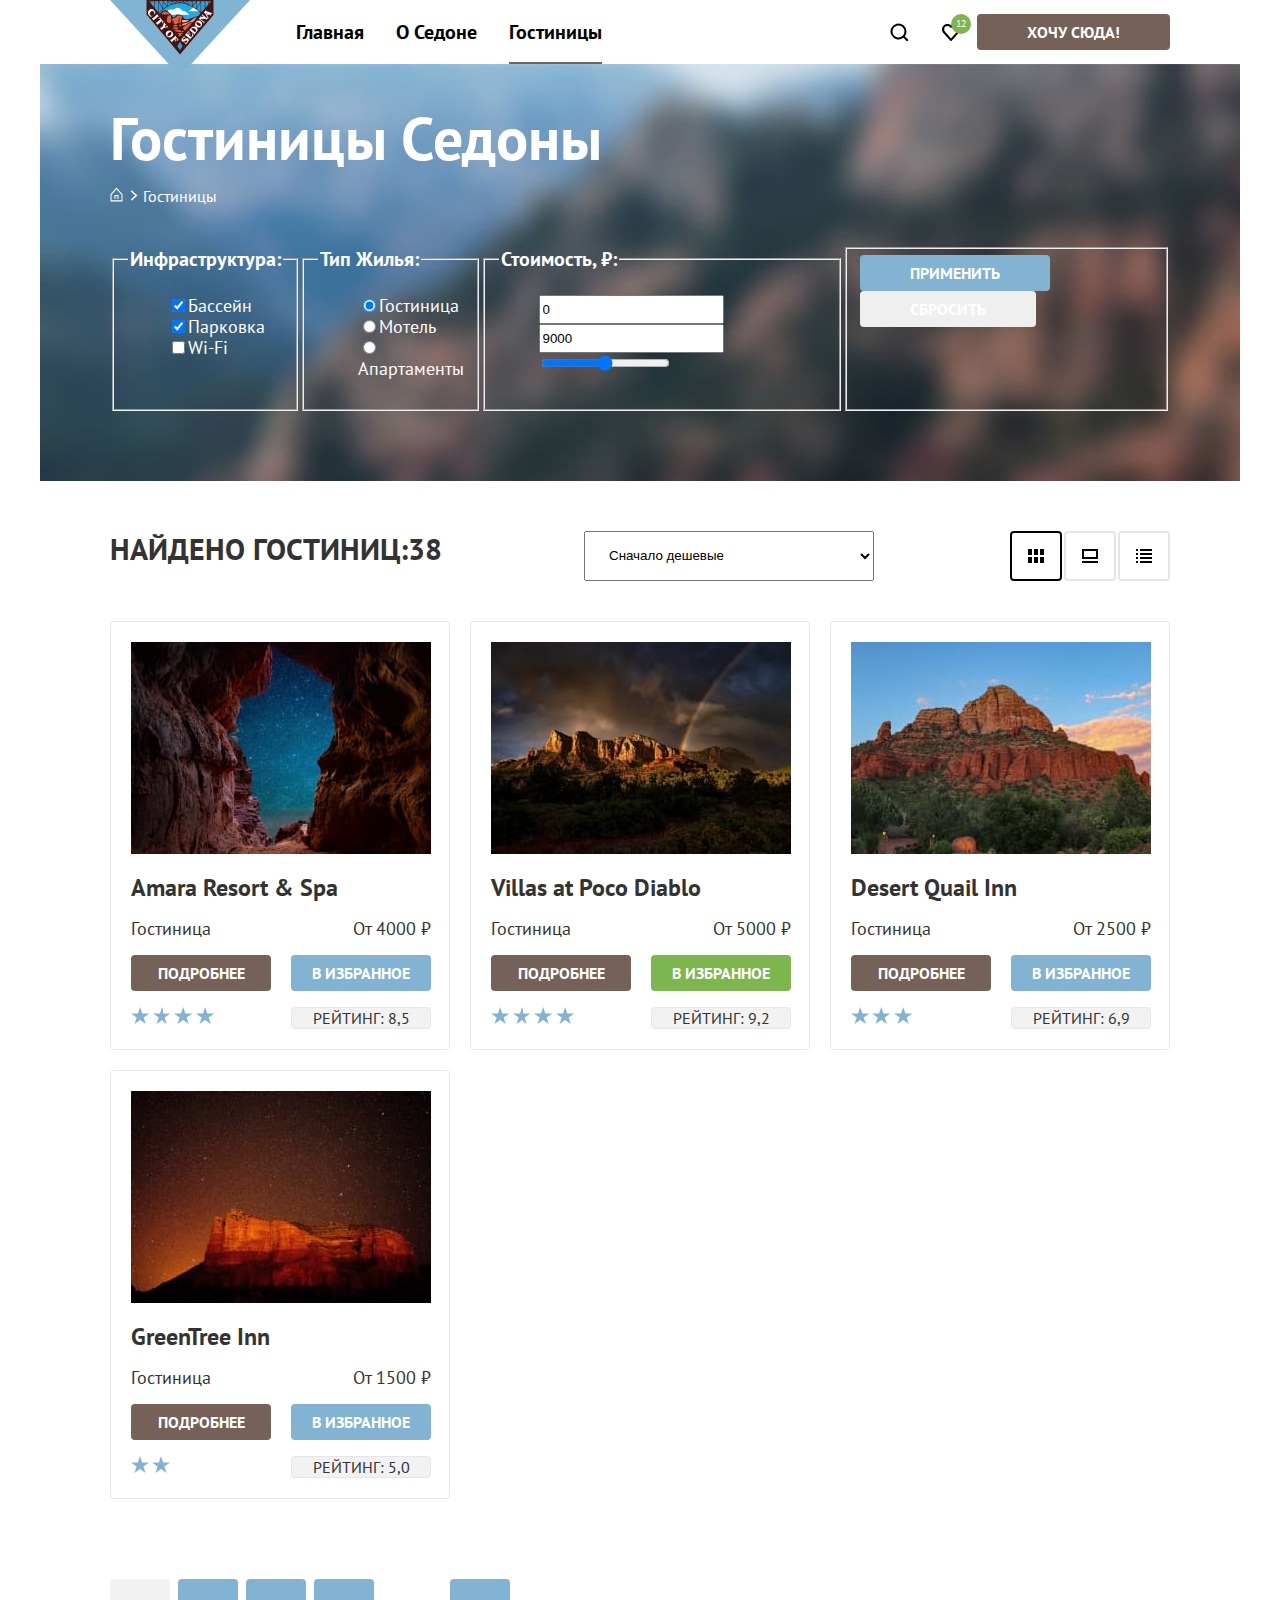
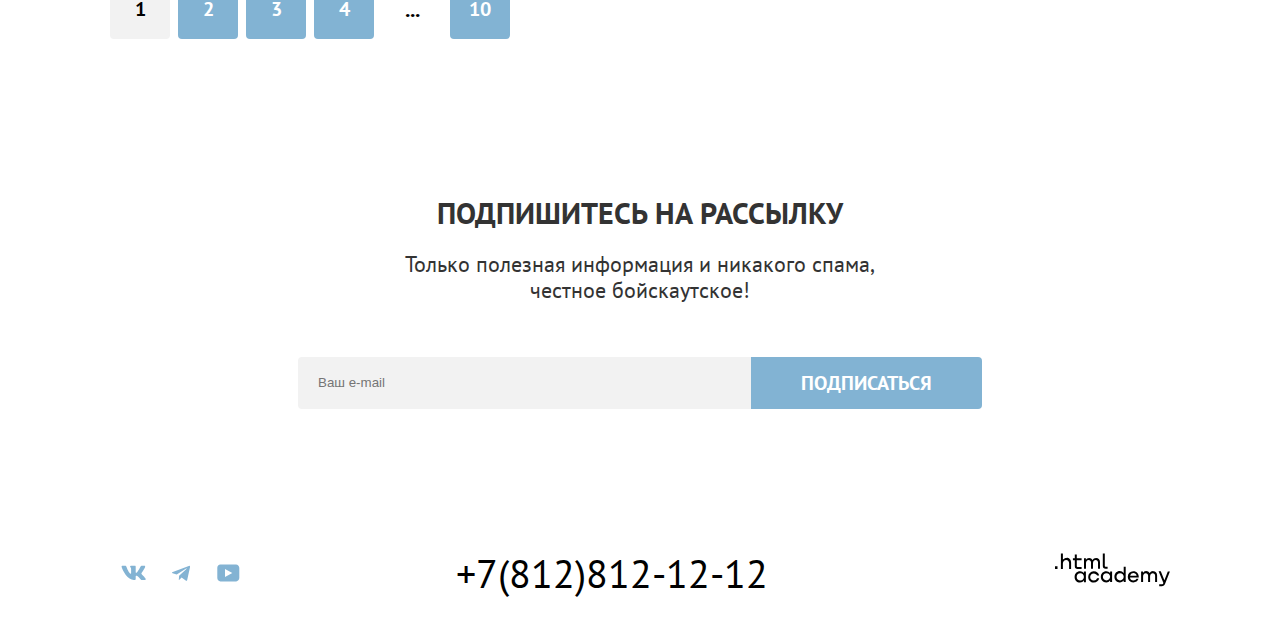
<file: 8/catalog.html>
<!DOCTYPE html>
<html lang="ru">
  <head>
    <meta charset="utf-8">
    <title>Гостиницы Седоны</title>
    <link rel="stylesheet" href="styles/styles.css">
    <base href="https://htmlacademy-htmlcss.github.io/2458209-sedona-1/8/">
</head>
  <body class="page-inner page-container">
    <header class="page-header">
      <nav class="navigation">
        <a class="navigation-logo" href="index.html">
          <img class="page-logo" src="images/logo.svg" width="140" height="70" alt="Логотип города Седона.">
        </a>
        <ul class="navigation-list">
          <li class="navigation-item">
            <a class="navigation-link" href="index.html">Главная</a>
          </li>
          <li class="navigation-item">
            <a class="navigation-link" href="#">О Седоне</a>
          </li>
          <li class="navigation-item">
            <a class="navigation-link navigation-active" href="catalog.html">Гостиницы</a>
          </li>
        </ul>
        <ul class="navigation-list navigation-user">
          <li class="navigation-item">
            <a class="navigation-link" href="#">
              <span class="visually-hidden">Поиск</span>
              <svg class="navigation-icon" aria-hidden="true" focusabe="false" xmlns="http://www.w3.org/2000/svg" width="20" height="20" fill="currentColor"><path d="m19.5 18-3.7-3.7a8 8 0 0 0 1.7-4.8 8 8 0 1 0-3.1 6.3l3.7 3.7 1.4-1.5Zm-10-2.5a6 6 0 0 1-6-6 6 6 0 0 1 12 0 6 6 0 0 1-6 6Z"/></svg>
            </a>
          </li>
          <li class="navigation-item">
            <a class="navigation-link" href="#">
              <svg class="navigation-icon" aria-hidden="true" focusabe="false" xmlns="http://www.w3.org/2000/svg" width="20" height="20" fill="currentColor"><path d="M9.9 19a1 1 0 0 1-.8-.4l-7-7.9A5.4 5.4 0 0 1 6.5 2C7.8 2 9 2.5 10 3.3a5.5 5.5 0 0 1 9 4.1c0 1.3-.5 2.5-1.3 3.4l-7 7.9c-.2.2-.4.3-.8.3Zm-6-9.5 6.1 6.9 6.2-7c.5-.5.7-1.2.7-2 0-1.8-1.5-3.3-3.3-3.3-1 0-2 .5-2.7 1.3-.3.3-.6.4-.9.4-.3 0-.6-.2-.8-.4a3.7 3.7 0 0 0-2.7-1.3 3.3 3.3 0 0 0-3.3 3.3c-.1.9.3 1.6.7 2.1-.1 0-.1 0 0 0Z"/></svg>
              <span class="visually-hidden">Лайк</span><span class="favourite-like">12</span>
            </a>
          </li>
          <li class="navigation-item">
            <a class="button user-button button-brown" href="#">Хочу сюда!</a>
          </li>
        </ul>
      </nav>
    </header>
    <main class="main-inner">
      <section class="inner-section-hotels">
        <h1 class="section-hotels-title">Гостиницы Седоны</h1>
        <ul class="section-hotels-list">
          <li class="section-hotels-item">
            <a class="section-hotels-link" href="index.html"><img class="hotels-img" src="images/link-house.svg" width="13" height="15" alt="Ведет на главную страницу."></a>
          </li>
          <li class="section-hotels-item">
            <a class="section-hotels-link" href="#">Гостиницы</a>
          </li>
        </ul>
        <form class="hotels-infrastructure" action="https://echo.htmlacademy.ru/" method="post">
          <fieldset class="catalog-filter-items">
            <legend class="catalog-filter-title">Инфраструктура:</legend>
            <ul class="catalog-filter-list">
              <li class="catalog-filter-item">
                <input class="catalog-filter-control" type="checkbox" name="infrastructure-group" checked>Бассейн
              </li>
              <li class="catalog-filter-item">
                <input class="catalog-filter-control" type="checkbox" name="infrastructure-group" checked>Парковка
              </li>
              <li class="catalog-filter-item">
                <input class="icatalog-filter-control" type="checkbox" name="infrastructure-group">Wi-Fi
              </li>
            </ul>
          </fieldset>
          <fieldset class="catalog-filter-items">
            <legend class="catalog-filter-title">Тип жилья:</legend>
            <ul class="catalog-filter-list">
              <li class="catalog-filter-item">
                <input class="catalog-filter-control" type="radio" name="type-housing" checked>Гостиница
              </li>
              <li class="catalog-filter-item">
                <input class="catalog-filter-control" type="radio" name="type-housing">Мотель
              </li>
              <li class="catalog-filter-item">
                <input class="catalog-filter-control" type="radio" name="type-housing">Апартаменты
              </li>
            </ul>
          </fieldset>
          <fieldset class="catalog-filter-items">
            <legend class="catalog-filter-title">Стоимость, ₽:</legend>
            <ul class="catalog-filter-list">
              <li class="catalog-filter-item">
                <input class="catalog-filter-control" type="text" name="cost" value="0" placeholder="от">
                <input class="catalog-filter-control" type="text" name="cost" value="9000" placeholder="от">
              </li>
              <li class="catalog-filter-item">
                  <input class="catalog-filter-control" type="range" min="0" max="9000">
              </li>
            </ul>
          </fieldset>
          <fieldset class="fieldset-button">
            <input class="button apply-button" type="submit" value="Применить">
            <input class="button throw-button" type="reset" value="Сбросить">
          </fieldset>
        </form>
      </section>
      <section class="catalog-search">
        <div class="catalog-container">
          <h2 class="search-title">Найдено гостиниц:<span class="search-hotels">38</span></h2>
          <select class="catalog-price" name="price">
              <option class="catalog-price-text" value="Сначало дешевые">Сначало дешевые</option>
          </select>
          <ul class="view-list">
            <li class="view-item">
              <a class="view-link view-link-current menu-link" href="#">
                <span class="visually-hidden">Показать в три колонки</span>
                <svg class="view-icon" aria-hidden="true" focusabe="false" xmlns="http://www.w3.org/2000/svg" width="16" height="14" fill="none"><g fill="#000" clip-path="url(#a)"><path d="M4 0H0v6h4V0Zm12 0h-4v6h4V0Zm-6 0H6v6h4V0ZM4 8H0v6h4V8Zm12 0h-4v6h4V8Zm-6 0H6v6h4V8Z"/></g><defs><clipPath id="a"><path fill="#fff" d="M0 0h16v14H0z"/></clipPath></defs></svg>
              </a>
            </li>
            <li class="view-item">
              <a class="view-link element-link" href="#">
                <span class="visually-hidden">Показать крупно</span>
                <svg class="view-icon" aria-hidden="true" focusabe="false" xmlns="http://www.w3.org/2000/svg" width="16" height="14" fill="none"><g fill="#000" clip-path="url(#a)"><path d="M16 12H0v2h16v-2ZM14 2v6H2V2h12Zm2-2H0v10h16V0Z"/></g><defs><clipPath id="a"><path fill="#fff" d="M0 0h16v14H0z"/></clipPath></defs></svg>
              </a>
            </li>
            <li class="view-item">
              <a class="view-link item-link" href="#">
                <span class="visually-hidden">Показать списком</span>
                <svg class="view-icon" aria-hidden="true" focusabe="false" xmlns="http://www.w3.org/2000/svg" width="16" height="14" fill="none"><g fill="#000" clip-path="url(#a)"><path d="M2 0H0v2h2V0Zm14 0H4v2h12V0ZM2 4H0v2h2V4Zm14 0H4v2h12V4ZM2 8H0v2h2V8Zm14 0H4v2h12V8ZM2 12H0v2h2v-2Zm14 0H4v2h12v-2Z"/></g><defs><clipPath id="a"><path fill="#fff" d="M0 0h16v14H0z"/></clipPath></defs></svg>
              </a>
            </li>
          </ul>
        </div>
        <ul class="catalog-hotels-list">
          <li class="hotels-item">
            <a class="hotels-link">
              <img class="hotels-image" src="images/hotel-1.jpg" width="300" height="212" alt="Вид на звездное небо из пещеры">
              <h3 class="hotels-title">Amara Resort & Spa</h3>
            </a>
            <span class="hotels-text">Гостиница</span>
            <span class="hotels-price">От 4000 ₽</span>
            <a class="hotels-button button button-brown" href="#">подробнее</a>
            <a class="hotels-favourites-button button button-blue" href="#">в избранное</a>
            <div class="hotel-stars hotel-stars-4">
              <span class="visually-hidden">4 звезды</span>
            </div>
            <p class="hotels-text-another">Рейтинг: 8,5</p>
          </li>
          <li class="hotels-item">
            <a class="hotels-link">
              <img class="hotels-image" src="images/hotel-2.jpg" width="300" height="212" alt="Вид на скалы с радугой">
              <h3 class="hotels-title">Villas at Poco Diablo</h3>
            </a>
            <span class="hotels-text">Гостиница</span>
            <span class="hotels-price">От 5000 ₽</span>
            <a class="hotels-button button button-brown" href="#">подробнее</a>
            <a class="hotels-favourites-best-button button" href="#">в избранное</a>
            <div class="hotel-stars hotel-stars-4">
              <span class="visually-hidden">4 звезды</span>
            </div>
            <p class="hotels-text-another">Рейтинг: 9,2</p>
          </li>
          <li class="hotels-item">
            <a class="hotels-link">
              <img class="hotels-image" src="images/hotel-3.jpg" width="300" height="212" alt="Вид на горы при рассвете">
              <h3 class="hotels-title">Desert Quail Inn</h3>
            </a>
            <span class="hotels-text">Гостиница</span>
            <span class="hotels-price">От 2500 ₽</span>
            <a class="hotels-button button button-brown" href="#">подробнее</a>
            <a class="hotels-favourites-button button button-blue" href="#">в избранное</a>
            <div class="hotel-stars hotel-stars-3">
              <span class="visually-hidden">3 звезды</span>
            </div>
            <p class="hotels-text-another">Рейтинг: 6,9</p>
          </li>
          <li class="hotels-item">
            <a class="hotels-link">
              <img class="hotels-image" src="images/hotel-4.jpg" width="300" height="212" alt="Вид на горы при закате">
              <h3 class="hotels-title">GreenTree Inn</h3>
            </a>
            <span class="hotels-text">Гостиница</span>
            <span class="hotels-price">От 1500 ₽</span>
            <a class="hotels-button button button-brown" href="#">подробнее</a>
            <a class="hotels-favourites-button button button-blue" href="#">в избранное</a>
            <div class="hotel-stars hotel-stars-2">
              <span class="visually-hidden">2 звезды</span>
            </div>
            <p class="hotels-text-another">Рейтинг: 5,0</p>
          </li>
        </ul>
        <ul class="pagination-list">
          <li class="pagination-item">
            <a class="pagination-link pagination-prev" href="#"><span class="visually-hidden">Предыдущая страница</span>1</a>
          </li>
          <li class="pagination-item">
            <a class="pagination-link" href="#">2</a>
          <li class="pagination-item">
            <a class="pagination-link" href="#">3</a>
          </li>
          <li class="pagination-item">
            <a class="pagination-link" href="#">4</a>
          </li>
          <li class="pagination-item">
            <a class="pagination-link point-link" href="#">...</a>
          </li>
          <li class="pagination-item">
            <a class="pagination-link" href="#">10</a>
          </li>
        </ul>
      </section>
      <section class="subscription-catalog">
        <h2 class="subscription-subtitle">Подпишитесь на рассылку</h2>
        <p class="subscription-text">Только полезная информация и никакого спама,<br>честное бойскаутское!</p>
        <form class="subscription-form" action="https://echo.htmlacademy.ru/" method="post">
          <input class="subscription-email" type="email" name="new-email" placeholder="Ваш e-mail">
          <input class="button subscription-button" type="submit" value="Подписаться">
        </form>
      </section>
    </main>
    <footer class="footer-page">
      <ul class="footer-social-list">
        <li class="footer-social-item">
          <a class="footer-link" href="https://vk.com/htmlacademy" target="_blank">
            <svg class="social-img" aria-hidden="true" focusabe="false" xmlns="http://www.w3.org/2000/svg" width="25" height="15" fill="currentColor"><path fill-rule="evenodd" d="M24.1 1.8c.2-.5 0-1-.8-1h-2.6c-.7 0-1 .4-1.1.8 0 0-1.4 3.2-3.3 5.3-.6.6-.9.8-1.2.8-.2 0-.4-.2-.4-.8V1.8c0-.7-.2-1-.8-1h-4c-.5 0-.8.4-.8.6 0 .7 1 .8 1 2.6v3.8c0 .8 0 1-.4 1-.9 0-3-3.3-4.3-7-.3-.7-.5-1-1.2-1H1.6c-.8 0-1 .4-1 .8 0 .7 1 4 4.2 8.5C7 13.2 10 15 12.8 15c1.7 0 1.9-.4 1.9-1v-2.4c0-.7.2-.8.7-.8.4 0 1 .1 2.6 1.6 1.8 1.8 2 2.6 3 2.6h2.7c.7 0 1.1-.4 1-1.1-.3-.8-1.2-1.8-2.3-3-.6-.8-1.5-1.5-1.8-2-.4-.4-.3-.6 0-1 0 0 3.2-4.5 3.5-6Z" clip-rule="evenodd"/></svg>
            <span class="visually-hidden">ВК</span>
          </a>
        </li>
        <li class="footer-social-item">
          <a class="footer-link" href="https://t.me/htmlacademy" target="_blank">
            <svg class="social-img" aria-hidden="true" focusabe="false" xmlns="http://www.w3.org/2000/svg" width="18" height="16" fill="currentColor"><path d="M16.8 1 .8 7c-1 .4-1 1-.2 1.3l4.1 1.3 9.5-6c.5-.3.9-.1.5.2l-7.6 7-.3 4.1c.4 0 .6-.2.8-.4l2-2 4.1 3.1c.8.5 1.3.3 1.5-.7L18 2.2c.3-1-.4-1.6-1.1-1.2Z"/></svg>
            <span class="visually-hidden">Телеграм</span>
          </a>
        </li>
        <li class="footer-social-item">
          <a class="footer-link" href=" https://www.youtube.com/user/htmlacademyru" target="_blank">
            <svg class="social-img" aria-hidden="true" focusabe="false" xmlns="http://www.w3.org/2000/svg" width="23" height="18" fill="currentColor"><path d="M19 .4H3.4C1.6.4.3 1.9.3 3.8v10c0 2 1.3 3.6 3.2 3.6h15.7c1.6 0 3.1-1.6 3.1-3.4V3.8C22.1 1.9 20.8.4 19 .4ZM8 12.9v-8l7.3 4-7.3 4Z"/></svg>
            <span class="visually-hidden">Ютуб</span></a>
        </li>
      </ul>
      <a class="contacts-phone" href="tel:+78128121212">+7(812)812-12-12</a>
      <a class="footer-logo" href="https://htmlacademy.ru/" target="_blank"><svg aria-hidden="true" focusabe="false" xmlns="http://www.w3.org/2000/svg" width="115" height="34" fill="currentColor"><path d="M0 13.3v2.6h2.5v-2.6H0Zm11.6-8.4c-1.6 0-2.8.7-3.6 1.7h-.1V.4h-2v15.5h2v-5.3C7.9 8.5 9.2 7 11.2 7c1.8 0 2.9 1.4 2.9 3.2v5.7h2V9.8c.1-3-1.8-5-4.5-5Zm15 .3h-4.8V1.5h-2v3.8h-1.9v2h1.9v6c0 1.7 1 2.7 2.7 2.7h4.1v-2h-3.7c-.7 0-1.1-.4-1.1-1.1V7.2h4.8v-2ZM41.1 5c-1.6 0-2.9.8-3.5 2h-.1a3.7 3.7 0 0 0-3.4-2c-1.4 0-2.5.8-3.1 1.8h-.1V5.2H29v10.6h2v-5.4c0-2 1-3.5 2.6-3.5 1.5 0 2.4 1 2.4 2.6v6.3h2v-5.6c0-2.4 1.4-3.3 2.6-3.3 1.5 0 2.4 1 2.4 2.6v6.3h2V9.3c.1-2.5-1.4-4.3-3.9-4.3Zm6.7 8c0 1.8 1 2.8 2.8 2.8h2v-2h-1.7c-.7 0-1.1-.4-1.1-1.1V.4h-2V13Zm-18.9 7a4.9 4.9 0 0 0-3.9-1.7c-3.1 0-5.4 2.3-5.4 5.6s2.3 5.6 5.4 5.6c1.8 0 3-.8 3.8-2h.1v1.7h2V18.6h-2V20Zm-3.6 7.5c-2.2 0-3.6-1.6-3.6-3.6s1.4-3.6 3.6-3.6 3.6 1.6 3.6 3.6c0 1.9-1.4 3.6-3.6 3.6Zm18.9-5.1c-.5-2.4-2.6-4.1-5.4-4.1a5.4 5.4 0 0 0-5.6 5.6c0 3 2.2 5.6 5.6 5.6 2.8 0 4.9-1.8 5.4-4.2h-2.1a3.4 3.4 0 0 1-3.3 2.3c-2.2 0-3.6-1.6-3.6-3.6s1.4-3.6 3.6-3.6c1.6 0 2.8 1 3.3 2.2h2.1v-.2ZM55.1 20a4.9 4.9 0 0 0-3.9-1.8c-3.1 0-5.4 2.3-5.4 5.6s2.3 5.6 5.4 5.6c1.8 0 3-.8 3.8-2h.1v1.7h2V18.6h-2V20Zm-3.6 7.4c-2.2 0-3.6-1.6-3.6-3.6s1.4-3.6 3.6-3.6 3.6 1.6 3.6 3.6c0 1.9-1.5 3.6-3.6 3.6Zm17.2-7.3a5 5 0 0 0-3.9-2c-3.1 0-5.4 2.4-5.4 5.7s2.2 5.6 5.4 5.6c1.7 0 3-.8 3.8-1.8h.1v1.5h2V13.8h-2v6.4Zm-3.6 7.3c-2.2 0-3.6-1.6-3.6-3.6s1.4-3.6 3.6-3.6 3.6 1.6 3.6 3.6c-.1 2-1.5 3.6-3.6 3.6Zm13.2-9.2a5.4 5.4 0 0 0-5.5 5.6c0 3 2.1 5.6 5.5 5.6 2.5 0 4.5-1.3 5.2-3.6h-2.1c-.5 1-1.6 1.6-3 1.6-1.9 0-3.3-1.3-3.4-3h8.8c.2-3.5-2-6.2-5.5-6.2Zm0 1.9c1.7 0 3 1 3.3 2.6h-6.5a3.2 3.2 0 0 1 3.2-2.6Zm19.9-2a4 4 0 0 0-3.6 2h-.1c-.6-1.1-1.8-2-3.4-2-1.4 0-2.5.8-3.1 1.9v-1.5h-1.9v10.6h2v-5.4c0-2 1-3.4 2.6-3.5 1.5 0 2.4 1 2.4 2.6v6.3h2v-5.6c0-2.4 1.4-3.3 2.6-3.3 1.5 0 2.4 1 2.4 2.6v6.3h2v-6.5c.1-2.6-1.4-4.4-3.9-4.4Zm11.2 9.2-3.6-9h-2.2l4.8 11.7c-.3.9-.7 1.2-1.7 1.2h-2.5v2h2.5c1.8 0 2.8-.8 3.5-2.6l4.7-12.2h-2.1l-3.4 8.9Z"/></svg>
      </a>
    </footer>
  </body>
</html>
</file>
<file: styles/styles.css>
@font-face {
  font-family: "PT Sans";
  font-style: normal;
  font-weight: 400;
  src: url("../fonts/ptsans-400.woff2") format("woff2");
  font-display: swap;
}

@font-face {
  font-family: "PT Sans";
  font-style: normal;
  font-weight: 700;
  src: url("../fonts/ptsans-700.woff2") format("woff2");
  font-display: swap;
}

html {
  height: 100%;
  background-color: #f2f2f2;
}

.page-container {
  margin: 0 auto;
  width: 1200px;
  box-shadow: 0 0 15px 0 rgb(0 0 0 / 20%);
  background-color: #f2f2f2;
}

body {
  margin: 0;
  display: flex;
  flex-direction: column;
  min-height: 100%;
  font-family: "PT Sans", sans-serif;
  font-size: 18px;
  line-height: 21px;
  font-style: normal;
  font-weight: 400;
  background-color: #ffffff;
  color: #333333;
}

img {
  max-width: 100%;
  object-fit: contain;
}

.visually-hidden {
  position: absolute;
  width: 1px;
  height: 1px;
  margin: -1px;
  padding: 0;
  border: 0;
  clip: rect(0 0 0 0);
  overflow: hidden;
}

.button {
  padding: 8px 50px;
  text-align: center;
  font-size: 16px;
  font-weight: 700;
  line-height: 20px;
  text-transform: uppercase;
  text-decoration: none;
  color: #ffffff;
  border-radius: 4px;
  display: inline-block;
  border: none;
  font-family: "PT Sans", sans-serif;
  cursor: pointer;
}

.button:active {
  color: #ffffff4d;
}

.button:disabled {
  background-color:#e5e5e5;
}

.button-brown:hover {
  background-color: #615048;
}

.button-brown:focus {
  background-color:#615048;
}

.button-brown:active {
  background-color:#756157;
}

.button-blue:hover {
  background-color: #68a2ca;
}

.button-blue:focus {
  background-color:#68a2ca;
}

.button-blue:active {
  background-color:#82b3d3;
}

.page-header {
  font-size: 20px;
  font-weight: 700;
  line-height: 24px;
  min-height: 64px;
  width: 1200px;
}

.navigation {
  display: flex;
  margin: 0 auto;
  padding: 0 70px;
  background-color: #ffffff;
}

.navigation-logo {
  position: relative;
  z-index: 1;
  display: flex;
  height: 64px;
  min-width: 140px;
  margin-right: 28px;
}

.page-logo {
  cursor: pointer;
}

.navigation-list {
  margin: 0;
  padding: 0;
  list-style: none;
  display: flex;
  align-items: center;
  flex-wrap: wrap;
  justify-content: flex-start;
}

.navigation-list .navigation-item:not(:first-child):hover{
  opacity: 0.8;
}

.navigation-list .navigation-item:not(:first-child):focus{
  opacity: 0.6;
}

.navigation-list .navigation-item:not(:first-child):active{
  opacity: 0.4;
}

.navigation-link {
  padding: 20px 0;
  margin: 0 16px;
  text-transform: capitalize;
  text-decoration: none;
  color: #000000;
  text-align: center;
  display: block;
  position: relative;
}

.navigation-active::after {
  content: "";
  position: absolute;
  bottom: 0;
  left: 0;
  right: 0;
  width: 100%;
  height: 2px;
  background-color: #756257;
}

.navigation-list.navigation-user {
  margin-left: auto;
  min-width: 268px
}

.navigation-user .navigation-link {
  position: relative;
  width: 20px;
  height: 20px;
  margin: 0;
  padding: 22px 12px;
}

.navigation-icon {
  position: absolute;
  inset: 0;
  margin: auto;
}

.navigation-link:hover svg {
  fill:#756157;
}

.navigation-link:focus svg {
  fill:#756157;
}

.navigation-link:active svg {
  fill:#7561574d;
}

.favourite-like {
  padding: 5px;
  position: absolute;
  top: 11px;
  right: 4px;
  text-align: center;
  color: #ffffff;
  font-size: 10px;
  line-height: 10px;
  border-radius: 10px;
  background-color: #7db54f;
  font-weight: 400;
  min-width: 11px;
}

.user-button {
  background-color: #756157;
  margin-left: 20px;
  padding: 8px 34px;
}

.main-container {
  flex-grow: 1;
}

.index-section {
  background-image: url("../images/photo-3.jpg");
  background-color: #5b89a7;
  color: #333333;
  background-repeat: no-repeat;
  background-size: 100% 100%;
  position: relative;
}

.index-section-slogan {
  display: block;
  margin: 0 auto;
  padding: 0 371px;
  padding-top: 51px;
  padding-bottom: 81px;
}

.index-section::before {
  content: "";
  background-image: url("../images/ladder.svg");
  min-width: 1200px;
  min-height: 57px;
  position: absolute;
  bottom: 0;
  left: 0;
}

.small-section {
  text-align: center;
  padding-top: 69px;
  padding-bottom: 90px;
  background-color: #ffffff;
}

.small-section-caption {
  font-size: 30px;
  font-weight: 700;
  line-height: 36px;
  text-transform: uppercase;
  color: #000000;
  margin-top: 0;
  margin-bottom: 25px;
  padding-top: 1px;
}

.small-section-text {
  font-size: 22px;
  line-height: 26px;
  font-weight: 400;
  margin: 0;
  padding-top: 1px;
}

.advantages {
  background-color: #ffffff;
  color: #333333;
}

.advantages-list {
  display: flex;
  flex-wrap: wrap;
  justify-content: flex-start;
  list-style: none;
  padding: 0;
  margin: 0;
}

.advantages-item {
  background-color: rgb(131 179 211 / 12%);
  color: #333333;
}

.advantages-item-container {
  width: 230px;
  min-height: 200px;
  padding: 90px 85px;
  text-align: center;
}

.advantages-wrapper:nth-child(odd) {
  background-color: rgb(131 179 211 / 20%);
}

.wrapper-container {
  margin-bottom: 6px;
}

.wrap-container {
  padding: 81px 85px;
}

.item-another {
  background-color: #82b3d3;
  color: #ffffff;
  display: flex;
  flex-wrap: wrap;
}

.advantages-img {
  height: 100%;
  object-fit: cover;
}

.advantages-subtitle {
  font-size: 24px;
  font-weight: 700;
  line-height: 28px;
  text-transform: uppercase;
  color: #000000;
  margin-bottom: 30px;
  position: relative;
}

.advantages-subtitle::after {
  content: "";
  position: absolute;
  bottom: -30px;
  left: 85px;
  width: 60px;
  height: 2px;
  background-color: rgb(0 0 0 / 30%);
}

.subtitle-another::after {
  background-color:  rgb(255 255 255 / 30%);
}

.advantages-text {
  margin-top: 62px;
  margin-bottom: 0;
}

.subtitle-another {
  font-size: 24px;
  font-weight: 700;
  line-height: 28px;
  text-transform: uppercase;
  color: #ffffff;
}

.headline {
  margin-top: 12px;
  padding-right: 3px;
}

.tiny-section {
  text-align: center;
  padding: 64px 0;
  background-color: #ffffff;
}

.tiny-section-caption {
  font-size: 30px;
  font-weight: 700;
  line-height: 36px;
  text-transform: uppercase;
  color: #000000;
  margin-top: 0;
  margin-bottom: 20px;
}

.tiny-section-text {
  font-size: 22px;
  line-height: 26px;
  font-weight: 400;
  margin: 0;
}

.offers-section {
  background-color: #ffffff;
  color: #333333;
}

.offers-section-list {
  margin: 0;
  padding: 0;
  display: flex;
  flex-wrap: wrap;
  align-items: center;
  list-style: none;
}

.offers-section-item {
  width: 400px;
  min-height: 385px;
  position: relative;
}

.offers-section-item:nth-child(3n+1) {
  background-color: rgb(131 179 211 / 12%);
}

.offers-section-item:nth-child(3n+3) {
  background-color: rgb(131 179 211 / 12%);
}

.offers-section-container {
  padding: 82px 85px;
  text-align: center;
}

.item-food {
  background-color: #ffffff;
}

.offers-section-subtitle {
  font-size: 24px;
  font-weight: 700;
  line-height: 28px;
  text-transform: uppercase;
  margin-top: 100px;
}

.offers-section-item:nth-child(1)::before {
  content: "";
  background-image: url("../images/catalog-house.svg");
  width: 75px;
  height: 72px;
  position: absolute;
  top: 80px;
  right: 161px;
  background-repeat: no-repeat;
}

.offers-section-item:nth-child(2)::before {
  content: "";
  background-image: url("../images/food.svg");
  width: 74px;
  height: 70px;
  position: absolute;
  top: 80px;
  right: 163px;
  background-repeat: no-repeat;
}

.offers-section-item:nth-child(3)::before {
  content: "";
  background-image: url("../images/gift.svg");
  width: 64px;
  height: 76px;;
  position: absolute;
  top: 76px;
  right: 168px;
  background-repeat: no-repeat;
}

.offers-section-text {
  padding-top: 7px;
  margin: 0;
}

.desc-section {
  text-align: center;
  padding: 95px 304px;
  background-color: #ffffff;
}

.desc-section-caption {
  font-size: 30px;
  font-weight: 700;
  line-height: 36px;
  text-transform: uppercase;
  margin-top: 0;
  margin-bottom: 20px;
}

.desc-section-text {
  font-size: 22px;
  line-height: 26px;
  margin: 0;
  margin-bottom: 52px;
}

.search-button {
  background-color: #756157;
  font-size: 20px;
  line-height: 36px;
}

.subscription {
  background-image: url("../images/subscribe.jpg");
  background-color: #756157;
  color:#ffffff;
  background-repeat:no-repeat;
  background-size: 100% 100%;
  padding: 98px 258px 104px;
  text-align: center;
}

.subscription-subtitle {
  font-size: 30px;
  font-weight: 700;
  line-height: 36px;
  text-transform: uppercase;
  margin-top: 0;
  margin-bottom: 20px;
}

.subscription-text {
  font-size: 22px;
  font-weight: 400;
  line-height: 26px;
  margin: 0;
  margin-bottom: 54px;
}

.subscription-form {
  display: flex;
}

.subscription-email {
  background-color: #f2f2f2;;
  color: #000000;
  width: 452px;
  border: none;
  border-radius: 4px 0 0 4px;
  padding: 12px 20px;
  outline: none;
  font-family: "PT Sans", sans-serif;
  font-size: 18px;
  line-height: 24px;
  font-style: normal;
  font-weight: 400;
}

.subscription-email:hover {
  background-color: #e6e6e6;
}

.subscription-email:focus {
  background-color: #e6e6e6;
  outline: 3px solid #83b3d3;
}

.subscription-email:active {
  background-color: #e6e6e6;
  outline: 3px solid #83b3d3;
}

.subscription-button {
  font-size: 20px;
  line-height: 36px;
  background-color: #82b3d3;
  border-radius: 0 4px 4px 0;
}

.subscription-button:hover {
  background-color: #68a2ca;
}

.subscription-button:focus {
  background-color:#68a2ca;
  outline: #68a2ca;
}

.subscription-button:active {
  background-color:#68a2ca;
  outline: #68a2ca;
}

.footer-page {
  background-color: #ffffff;
  color: #000000;
  display: flex;
  padding: 40px 70px 30px;
}

.footer-social-list {
  display: flex;
  flex-wrap: wrap;
  list-style: none;
  max-width: 142px;
  padding: 0;
  margin: 0;
}

.social-img {
  color: #83b3d3;
}

.footer-link:hover .social-img {
  color: #68a2ca;
}

.footer-link:focus .social-img  {
  color: #68a2ca;
}

.footer-link:active .social-img {
  color: #68a2ca4d;
}

.footer-link {
  width: 47px;
  height: 48px;
  display: flex;
  justify-content: center;
  align-items: center;
}

.contacts-phone-contaiter {
  width: 720px;
  display: flex;
  flex-wrap: wrap;
  justify-content: center;
  align-items: center;
  padding-left: 43px;
}

.contacts-phone {
  font-size: 40px;
  line-height: 50px;
  text-transform: uppercase;
  color: #000000;
  text-decoration: none;
  width: 331px;
}

.contacts-phone:hover {
  color: #756157;
}

.contacts-phone:focus {
  color: #756157;
}

.contacts-phone:active {
  color: #7561574d;
}

.footer-logo-contaiter {
  width: 115px;
  margin-left: auto;
  padding-top: 8px;
}

.footer-logo {
  color: #000000;
}

.footer-logo:hover {
  color: #756157;
}

.footer-logo:focus {
  color: #756157;
}

.footer-logo:active {
  color: #7561574d;
}

.modal-container {
  position: fixed;
  top: 0;
  left: 0;
  width: 100%;
  height: 100%;
  display: flex;
  background-color: rgb(242 242 242 / 80%);
}

.modal {
  position: relative;
  margin: auto;
  padding: 64px 70px;
  border-radius: 30px;
  background-color: #ffffff;
  box-shadow: 0 25px 50px 0 rgb(0 0 0 / 15%);
}

.modal-container-close {
  display: none;
}

.modal-container-button-close {
  background-image: url("../images/close.svg");
  background-position: center;
  background-repeat: no-repeat;
  background-color: #f2f2f2;
  width: 52px;
  height: 52px;
  position: absolute;
  top: 64px;
  right: 51px;
  border: 3px solid #f2f2f2;
  cursor: pointer;
  padding: 0;
  border-radius: 50%;
}

.modal-container-button-close:hover {
  background-color: #e6e6e6;
  border: 3px solid #e6e6e6;
}

.modal-container-button-close:focus {
  background-color: #e6e6e6;
  border: 3px solid #83b3d3;
}

.modal-container-button-close:active {
  background-color: #e6e6e6;
  border: 3px solid #e6e6e6;
  opacity: 0.3;
}

.modal-container-title {
  width: 500px;
  font-size: 30px;
  font-weight: 700;
  line-height: 36px;
  text-transform: uppercase;
  color: #000000;
  margin: 0;
  margin-bottom: 64px;
}

.container-form {
  display: flex;
  align-items: center;
}

.container-form:not(:first-child) {
margin-top: 25px;
}

.modal-container-text {
  width: 135px;
  font-size: 20px;
  font-weight: 700;
  line-height: 24px;
  text-transform: capitalize;
  margin: 0;
}

.text-modal {
  width: 340px;
  padding-left: 155px;
  margin: 0;
  font-size: 16px;
  text-align: left;
}

.text-modal:nth-child(2) {
  padding-top: 5px;
}

.text-modal-error {
  color: #ff5757;
}

.modal-container-control {
  font-family: "PT Sans", sans-serif;
  width: 400px;
  padding: 12px 20px;
  align-items: center;
  color: #000000;
  font-weight: 700;
  line-height: 24px;
  border-radius: 4px;
  background-color:  #f2f2f2;
  cursor: pointer;
  position: relative;
  appearance: none;
}

.modal-container-control::placeholder {
  color: #000000;
  font-family: "PT Sans", sans-serif;
  font-size: 18px;
  font-style: normal;
  font-weight: 700;
  line-height: 24px;
  opacity: 0.6;
}

.modal-container-control:placeholder-shown {
  background-color: #f2f2f2;
  outline: 2px solid #f2f2f2;
}

.modal-container-control:not(:placeholder-shown) {
  background-color: #f2f2f2;
  outline: 2px solid #000000;
}

.modal-container-control:hover {
  background-color: #e6e6e6;
}

.modal-container-control:focus {
  background-color: #e6e6e6;
  outline: 3px solid #83b3d3;
}

@supports selector(:focus-visible) {
.modal-container-control:focus {
    outline: none;
  }

.modal-container-control:focus-visible {
    outline: 3px solid #83b3d3;
  }
}

.modal-container-control:active {
  background-color: #e6e6e6;
  outline: 3px solid #83b3d3;
}

.button-date {
  background-image: url("../images/calendar.svg");
  background-repeat: no-repeat;
  position: absolute;
  width: 16px;
  height: 15px;
  border: none;
  right: 92px;
  opacity: 0.3;
}

.button-wrapper {
  top: 276px;
}

.modal-container-form {
  display: flex;
  flex-flow: column wrap;
}

.modal-control {
  display: flex;
  align-items: center;
  cursor: pointer;
}

.modal-wrapper {
  margin-bottom: 4px;
}

.modal-container-family{
  margin-top: 25px;
  display: flex;
  justify-content: space-between;
  margin-bottom: 45px;
}

.modal-container-adults {
  display: flex;
  align-items: center;
}

.modal-container-children {
  display: flex;
  align-items: center;
}

.modal-adults,
.modal-children {
  font-size: 20px;
  font-style: normal;
  font-weight: 700;
  line-height: 24px;
  cursor: pointer;
  width: 135px;
}

.modal-control-tooltip {
  width: 104px;
}

.button-control {
  display: flex;
  align-items: center;
}

.button-family-min {
  border-radius: 4px 0 0 4px;
  width: 40px;
  height: 48px;
  border: none;
  background-color: #f2f2f2;;
  cursor: pointer;
  display: flex;
  justify-content: center;
  align-items: center;
  padding: 0;
}

.control-family {
  width: 31px;
  height: 48px;
  border: none;
  background-color: #f2f2f2;
  text-align: center;
  box-sizing: border-box;
  padding: 0;
  font-size: 16px;
  font-weight: 700;
  line-height: 20px;
  text-transform: capitalize;
}

.button-family-max {
  border-radius: 0 4px 4px 0;
  width: 40px;
  height: 48px;
  border: none;
  background-color: #f2f2f2;;
  cursor: pointer;
  display: flex;
  justify-content: center;
  align-items: center;
  padding: 0;
}

.family-icon-max {
  opacity: 0.3;
  padding: 4px 5px;
  border: 3px solid #f2f2f2;
  border-radius: 4px;
}

.family-icon-min {
  opacity: 0.3;
  padding: 10px 5px;
  border: 3px solid #f2f2f2;
  border-radius: 4px;
}

.family-icon-min:hover,
.family-icon-max:hover {
  opacity: 1;
}

.family-icon-min:focus,
.family-icon-max:focus {
  opacity: 1;
  border: 3px solid #82b3d3;
  outline: none;
}

.family-icon-min:active,
.family-icon-max:active {
  opacity: 0.2;
}

.button-search {
  padding: 21px 50px;
  border-radius: 10px;
  margin: 0;
  font-size: 20px;
  margin-bottom: 38px;
}

.button-search:focus {
  outline: none;
}

.tooltip {
  position: relative;
  top: -5px;
  left: -45px;
}

.tooltip-toggle {
  background-image: url("../images/tooltip.svg");
  background-repeat: no-repeat;
  background-position: center;
  width: 26px;
  height: 26px;
  border: none;
  border-radius: 50%;
  background-color: #83b3d3;
  padding: 0;
  margin: 0;
  cursor: pointer;
}

.tooltip-text {
  color: #ffffff;
  font-size: 16px;
  line-height: 20px;
  min-width: 216px;
  text-align: left;
  border-radius: 10px;
  background-color:  #333333;
  box-shadow: 0 15px 30px 0 rgb(0 0 0 / 30%);
  padding: 22px 18px 18px 22px;
  margin: 0;
  position: absolute;
  top: 46px;
  left: -116px;
  display: none;
}

.tooltip-toggle:hover + .tooltip-text,
.tooltip-toggle:focus + .tooltip-text {
  display: block;
}

.tooltip-text::after {
  content:'';
  background-image: url("../images/tooltip-arrow.svg");
  width: 20px;
  height: 10px;
  position: absolute;
  top: -8px;
  left: 119px;
  margin-left: auto;
  margin-right: auto;
}

.inner-section-hotels {
  background-image: url("../images/form.jpg");
  background-color: #756157;
  color: #ffffff;
  background-repeat: no-repeat;
  background-size: 100% 100%;
  padding: 35px 70px 70px;
}

.section-hotels-list {
  gap: 20px;
  display: flex;
  flex-wrap: wrap;
  list-style: none;
  margin: 0;
  padding: 0;
  margin-bottom: 40px;
}

.section-hotels-title {
  font-size: 60px;
  font-weight: 700;
  line-height: 78px;
  margin-top: 0;
  margin-bottom: 8px;
}

.section-hotels-link {
  font-size: 16px;
  text-decoration: none;
  color: #ffffff;
}

.wrapper-link {
  padding-left: 8px;
}

.section-hotels-item {
  position: relative;
}

.section-hotels-item:not(:last-of-type) .section-hotels-link::after  {
  content: "";
  background-image: url("../images/arrow.svg");
  width: 8px;
  height: 21px;
  position: absolute;
  background-repeat: no-repeat;
  top: 0;
  right: -18px;
}

.section-hotels-link:hover {
  color: #ffffff;
}

.section-hotels-link:focus {
  color: #ffffff;
}

.section-hotels-link:active {
  color: #ffffff4d;
}

.hotels-infrastructure {
  display: flex;
}

.control {
  position: relative;
  display: block;
  cursor: pointer;
}

.control-radio {
  position: relative;
  display: block;
  cursor: pointer;
}

.control:hover,
.control-radio:hover {
  opacity: 0.6;
}

.catalog-filter-control:focus + span,
.catalog-filter-control-radio:focus + span {
  outline: 3px solid #83b3d3;
}

.control:active,
.control-radio:active {
  opacity: 0.3;
}

.catalog-filter-control:disabled + span,
.catalog-filter-control-radio:disabled + span {
  opacity: 0.1;
}

.catalog-filter-mark {
  position: absolute;
  width: 20px;
  height: 20px;
  background-color: #ffffff;
  border-radius: 5px;
  top: 0;
  left: 0;
  cursor: pointer;
}

.catalog-filter-label{
  padding-left: 10px;
  line-height: 23px;
}

.wrapper-label {
  padding-left: 9px;
  padding-top: 6px;
}

.range-input-text {
  color: #000000;
  opacity: 0.3;
  font-size: 18px;
  font-weight: 400;
  line-height: 24px;
  position: absolute;
  right: 20px;
  top: 14px;
}

.catalog-filter-control[type="checkbox"]:checked + .catalog-filter-mark::before {
  position: absolute;
  background-image: url("../images/check.svg");
  content: "";
  background-repeat: no-repeat;
  width: 12px;
  height: 10px;
  top: 4px;
  left: 4px;
}

.catalog-filter-mark-radio {
  position: absolute;
  background-color: #ffffff;
  border-radius: 50%;
  content: "";
  width: 20px;
  height: 20px;
  top: 0;
  left: 0;
}

.catalog-filter-control-radio:checked + .catalog-filter-mark-radio::before {
  position: absolute;
  background-color: #3f5e72;
  border-radius: 50%;
  content: "";
  width: 10px;
  height: 10px;
  top: 5px;
  left: 5px;
}

.catalog-filter-items {
  border: none;
  margin: 0;
  padding: 0;
}

.catalog-filter-anoter {
  display: flex;
  flex-direction: column;
  align-items: center;
}

.catalog-filter-items:not(:last-child) {
  margin-right: 70px;
}

.catalog-filter-container {
  display: flex;
}

.catalog-filter-container-range {
  display: flex;
  margin-left: auto;
}

.catalog-filter-list {
  max-width: 150px;
  list-style: none;
  margin: 0;
  padding: 0;
}

.catalog-filter-title {
  font-size: 20px;
  font-weight: 700;
  line-height: 24px;
  text-transform: capitalize;
  margin-bottom: 32px;
  padding-left: 0;
}

.catalog-filter-item:not(:last-child) {
  margin-bottom: 16px;
}

.catalog-filter-button {
  display: flex;
  flex-direction: column;
  justify-content: flex-end;
}

.range-wrapper-inputs {
  display: flex;
}

.range-input {
  background-color: #f2f2f2;
  width: 143px;
  height: 48px;
  font-size: 18px;
  font-weight: 700;
  line-height: 24px;
  padding: 12px 18px;
  box-sizing: border-box;
  border: 3px solid #f2f2f2;
}

.range-input:not(:last-child) {
  margin-left: 2px;
}

.wrapper-min {
  border-top-left-radius: 4px;
  border-bottom-left-radius: 4px;
}

.wrapper-max {
  border-top-right-radius: 4px;
  border-bottom-right-radius: 4px;
}

.range-input:hover {
  background-color: #e6e6e6;
  border-color: #e6e6e6;
}

.range-input:focus {
  background-color: #e6e6e6;
  outline: 3px solid #83b3d3;
  border-color: #e6e6e6;
}

.range-input:active {
  outline: 2px solid #000000;
}

.range-input:disabled {
  opacity: 0.1;
}

.catalog-filter-label-min-max {
  position: relative;
}

.range-input::placeholder {
  text-align: right;
}

.range-input::-webkit-outer-spin-button,
.range-input::-webkit-inner-spin-button {
  appearance: none;
  margin: 0;
}

.range {
  margin-top: 43px;
}

.range-scale {
  position: relative;
  width: 287px;
  height: 4px;
  background-color: #ffffff3d;
}

.range-bar {
  position: absolute;
  height: 4px;
  background-color: #ffffff;
}

.range-toggle {
  position: absolute;
  width: 20px;
  height: 20px;
  background-color: #ffffff;
  cursor: pointer;
  border-radius: 5px;
  border: 3px solid #ffffff;
}

.range-toggle:hover {
  box-shadow: 0 4px 10px 0 #0000002d;
}

.range-toggle:focus {
  outline: 3px solid #83b3d3;
  box-shadow: 0 4px 10px 0 #0000002d;
}

.range-toggle:active {
  border-color: #83b3d3;
  box-shadow: 0 7px 15px 0 #0000004d;
}

.toggle-min {
  top: -8px;
  left: 0;
}

.toggle-max {
  top: -8px;
  right: 0;
}

.apply-button {
  background-color: #82b3d3;
  margin-bottom: 39px;
}

.apply-button:hover {
  background-color: #68a2ca;
}

.apply-button:focus {
  background-color:#68a2ca;
}

.apply-button:active {
  background-color:#68a2ca;
}

.apply-button:disabled {
  background: none;
  color: #ffffff8d;
}

.button-search:disabled {
  background-color: #0000004d;
}

.throw-button {
  color: #ffffff;
  background: none;
  padding: 3px 50px;
}

.throw-button:focus {
  border-radius: 4px;
  outline: 3px solid #83b3d3;
}

.throw-button:disabled {
  background: none;
  color: #ffffff8d;
}

.catalog-search {
  background-color: #ffffff;
  color: #333333;
  padding: 50px 70px 60px;
  display: flex;
  flex-wrap: wrap;
  justify-content: space-between;
}

.catalog-container {
  display: flex;
  width: 1060px;
  min-height: 50px;
  margin-bottom: 40px;
}

.search-title {
  font-size: 30px;
  font-weight: 700;
  line-height: 36px;
  text-transform: uppercase;
  width: 338px;
  margin-right: auto;
  margin-top: 9px;
  margin-bottom: 0;
}

.view-list {
  display: flex;
  align-items: center;
  justify-content: flex-end;
  flex-wrap: wrap;
  list-style: none;
  width: 180px;
  padding: 0;
  margin: 0;
  margin-bottom: 1px;
}

.view-item {
  display: flex;
  min-height: 47px;
}

.view-item:not(:first-child) {
  padding-left: 8px;
}

.view-link {
  text-decoration: none;
  list-style: none;
  margin: 0;
  padding: 0;
  display: flex;
  justify-content: center;
  align-items: center;
  width: 45px;
  border-radius: 4px;
  border: 2px solid #e5e5e5;
}

.view-link-current {
  border: 2px solid #000000;
}

.view-link:hover {
  border: 2px solid #000000;
}

.view-link:focus {
  border: 2px solid #68a2ca;
}

.view-link:active {
  border: 2px solid #000000;
}

.catalog-price {
  background-image: url("../images/list.svg");
  background-repeat: no-repeat;
  background-position: 260px 19px;
  background-color: #ffffff;
  margin-left: auto;
  margin-right: 52px;
  width: 292px;
  padding: 14px 20px;
  border-radius: 4px;
  border: 2px solid #e5e5e5;
  appearance: none;
  position: relative;
  cursor: pointer;
  font-size: 18px;
  line-height: 21px;
  font-family: "PT Sans", sans-serif;
  height: 49px
}

.catalog-price:hover {
  border: 2px solid #68a2ca;
}

.catalog-price:focus {
  border: 2px solid #68a2ca;
}

.catalog-price:disabled {
  border: 2px solid rgb(0 0 0 / 30%);
  color: rgb(0 0 0 / 30%);
}

.catalog-hotels-list {
  display: grid;
  grid-template-columns: repeat(3, 340px);
  gap: 20px;
  padding: 0;
  margin: 0;
  margin-bottom: 40px;
  align-items: start;
}

.hotels-item {
  list-style: none;
  border: 1px solid #e6e6e6;
  border-radius: 4px;
  display: grid;
  grid-template-columns: repeat(2, 140px);
  gap: 16px 20px;
  padding: 20px;
  align-content: start;
}

.hotels-title {
  font-size: 24px;
  font-weight: 700;
  line-height: 28px;
  margin: 0;
  margin-top: 13px;
  color: #333333;
}

.title-wrapper {
  margin-top: 11px;
}

.hotels-link {
  text-decoration: none;
  grid-column: 1/-1;
}

.hotels-price {
  text-align: right;
}

.hotel-stars {
  height: 18px;
  background-image: url("../images/star.svg");
  background-repeat: space;
  cursor: pointer;
}

.hotel-stars-1 {
  width: 20px;
  margin-top: 10px;
}

.hotel-stars-2 {
  margin-top: 10px;
  width: 41px;
}

.hotel-stars-3 {
  margin-top: 10px;
  width: 65px;
}

.hotel-stars-4 {
  width: 89px;
  margin-top: 10px;
}

.hotel-stars-5 {
  width: 106px;
  margin-top: 10px;
}

.hotels-favourites-button {
  display: grid;
  align-items: center;
  background-color: #82b3d3;
  padding: 8px;
  box-sizing: border-box;
}

.hotels-button{
  display: grid;
  align-items: center;
  background-color: #756157;
  padding: 8px;
  box-sizing: border-box;
}

.hotels-favourites-best-button {
  display: grid;
  align-items: center;
  background-color: #7db54f;
  padding: 8px 18px;
  box-sizing: border-box;
}

.hotels-favourites-best-button:hover {
  background-color: #6c9e42;
}

.hotels-favourites-best-button:focus {
  background-color:#6c9e42;
}

.hotels-favourites-best-button:active {
  background-color:#7db54f;
}

.hotels-text-another {
  background-color: #f2f2f2;
  border-radius: 4px;
  border: 1px solid #e6e6e6;
  font-size: 16px;
  line-height: 20px;
  text-transform: uppercase;
  margin: 0;
  min-height: 34px;
  display: flex;
  justify-content: center;
  align-items: center;
}

.hotels-text-another:hover {
  opacity: 0.8;
}

.hotels-text-another:focus {
  opacity: 0.6;
}

.hotels-text-another:active {
  opacity: 0.4;
}

.pagination-list {
  display: flex;
  flex-wrap: wrap;
  list-style: none;
  justify-content: flex-start;
  margin: 0;
  margin-top: 40px;
  padding: 0;
  position: relative;
}

.pagination-item {
  font-size: 20px;
  font-weight: 700;
  line-height: 36px;
  text-transform: uppercase;
  color: #000000;
  margin-right: 8px;
  margin-bottom: 2px;
}

.pagination-item::before {
  content: "";
  width: 1060px;
  height: 1px;
  background: #e6e6e6;
  position: absolute;
  top: -40px;
  left: 0;
}

.pagination-link {
  background-color: #82b3d3;
  color: #ffffff;
  text-decoration: none;
  min-width: 60px;
  min-height: 60px;
  box-sizing: border-box;
  border-radius: 4px;
  display: flex;
  justify-content: center;
  align-items: center;
  text-align: center;
}

.pagination-prev {
  color: #000000;
  background-color: #f2f2f2;
}

.point-link {
  font-size: 22px;
  line-height: 26px;
  color: #000000;
  background-color: #ffffff;
}

.pagination-link:not(.pagination-prev, .point-link):hover {
  background-color: #68a2ca;
}

.pagination-link:not(.pagination-prev, .point-link):focus {
  background-color: #68a2ca;
}

.pagination-link:not(.pagination-prev, .point-link):active {
  background-color: #82b3d3;
  color: #ffffff4d;
}

.subscription-catalog {
  background-color:#ffffff;
  color:#333333;
  text-align: center;
  padding: 94px 258px 104px;
}
</file>
<file: 10/styles/styles.css>
@font-face {
  font-family: "PT Sans";
  font-style: normal;
  font-weight: 400;
  src: url("../fonts/ptsans-400.woff2") format("woff2");
  font-display: swap;
}

@font-face {
  font-family: "PT Sans";
  font-style: normal;
  font-weight: 700;
  src: url("../fonts/ptsans-700.woff2") format("woff2");
  font-display: swap;
}

html {
  height: 100%;
  background-color: #F2F2F2;
}

.page-container {
  margin: 0 auto;
  width: 1200px;
  box-shadow: 0 0 15px 0 rgb(0 0 0 / 10%);
  background-color: #F2F2F2;
}

body {
  margin: 0;
  display: flex;
  flex-direction: column;
  min-height: 100%;
  font-family: "PT Sans", sans-serif;
  font-size: 18px;
  line-height: 21px;
  font-style: normal;
  font-weight: 400;
  background-color: #FFF;
  color: #333;
}

img {
  max-width: 100%;
  object-fit: contain;
}

.visually-hidden {
  position: absolute;
  width: 1px;
  height: 1px;
  margin: -1px;
  padding: 0;
  border: 0;
  clip: rect(0 0 0 0);
  overflow: hidden;
}

.button {
  padding: 8px 50px;
  text-align: center;
  font-size: 16px;
  font-weight: 700;
  line-height: 20px;
  text-transform: uppercase;
  text-decoration: none;
  color: #FFF;
  border-radius: 4px;
  display: inline-block;
  border: none;
  font-family: "PT Sans", sans-serif;
  cursor: pointer;
}

.button:active {
  color: #FFFFFF4D;
}

.button:disabled {
  background-color:#E5E5E5;
}

.button-brown:hover {
  background-color: #615048;
}

.button-brown:focus {
  background-color:#615048;
}

.button-brown:active {
  background-color:#756157;
}

.button-blue:hover {
  background-color: #68A2CA;
}

.button-blue:focus {
  background-color:#68A2CA;
}

.button-blue:active {
  background-color:#82B3D3;
}

.page-header {
  font-size: 20px;
  font-weight: 700;
  line-height: 24px;
  min-height: 64px;
  width: 1200px;
  box-shadow: 0 0 15px 0 rgb(0 0 0 / 20%);
}

.navigation {
  display: flex;
  margin: 0 auto;
  padding: 0 70px;
  background-color: #FFF;
}

.navigation-logo {
  position: relative;
  z-index: 1;
  display: flex;
  height: 64px;
}

.page-logo {
  cursor: pointer;
  margin-right: 28px;
}

.navigation-list {
  margin: 0;
  padding: 0;
  list-style: none;
  display: flex;
  align-items: center;
  flex-wrap: wrap;
  justify-content: flex-end;
}

.navigation-list:first-child li {
  flex-grow: 1;
}

.navigation-list .navigation-item:not(:first-child):hover{
  opacity: 0.8;
}

.navigation-list .navigation-item:not(:first-child):focus{
  opacity: 0.6;
}

.navigation-list .navigation-item:not(:first-child):active{
  opacity: 0.4;
}

.navigation-link {
  padding: 20px 0;
  margin: 0 16px;
  text-transform: capitalize;
  text-decoration: none;
  color: #000;
  text-align: center;
  display: block;
  position: relative;
}

.navigation-active::after {
  content: "";
  position: absolute;
  bottom: 0;
  left: 0;
  right: 0;
  width: 100%;
  height: 2px;
  background-color: #756257;
}

.navigation-list.navigation-user {
  margin-left: auto;
  min-width: 268px
}

.navigation-user .navigation-link {
  position: relative;
  width: 20px;
  height: 20px;
  margin: 0;
  padding: 22px 12px;
}

.navigation-icon {
  position: absolute;
  inset: 0;
  margin: auto;
}

.navigation-link:hover svg {
  fill:#756157;
}

.navigation-link:focus svg {
  fill:#756157;
}

.navigation-link:active svg {
  fill:#7561574D;
}

.favourite-like {
  padding: 5px;
  position: absolute;
  top: 11px;
  right: 4px;
  text-align: center;
  color: #FFF;
  font-size: 10px;
  line-height: 10px;
  border-radius: 10px;
  background-color: #7DB54F;
  font-weight: 400;
}

.user-button {
  background-color: #756157;
  margin-left: 20px;
  padding: 8px 34px;
}

.main-container {
  flex-grow: 1;
  box-shadow: 0 0 15px 0 rgb(0 0 0 / 20%);
}

.index-section {
  background-image: url("../images/photo-3.jpg");
  background-color: #5b89a7;
  color: #333;
  background-repeat: no-repeat;
  background-size: 100% auto;
  position: relative;
}

.index-section-slogan {
  display: block;
  margin: 0 auto;
  padding: 0 371px;
  padding-top: 51px;
  padding-bottom: 81px;
}

.index-section::before {
  content: "";
  background-image: url("../images/ladder.svg");
  min-width: 1200px;
  min-height: 57px;
  position: absolute;
  bottom: 0;
  left: 0;
}

.small-section {
  text-align: center;
  padding-top: 69px;
  padding-bottom: 90px;
  background-color: #FFF;
}

.small-section-caption {
  font-size: 30px;
  font-weight: 700;
  line-height: 36px;
  text-transform: uppercase;
  color: #000;
  margin-top: 0;
  margin-bottom: 25px;
  padding-top: 1px;
}

.small-section-text {
  font-size: 22px;
  line-height: 26px;
  font-weight: 400;
  margin: 0;
  padding-top: 1px;
}

.advantages {
  background-color: #FFF;
  color: #333;
}

.advantages-list {
  display: flex;
  flex-wrap: wrap;
  justify-content: flex-start;
  list-style: none;
  padding: 0;
  margin: 0;
}

.advantages-item {
  background-color: rgb(131 179 211 / 12%);
  color: #333;
}

.advantages-item-container {
  width: 230px;
  min-height: 200px;
  padding: 90px 85px;
  text-align: center;
}

.wrapper-container {
  margin-bottom: 6px;
}

.wrap-container {
  padding: 81px 85px;
}

.item-another {
  background-color: #82B3D3;
  color: #FFF;
  display: flex;
  flex-wrap: wrap;
}

.advantages-subtitle {
  font-size: 24px;
  font-weight: 700;
  line-height: 28px;
  text-transform: uppercase;
  color: #000;
  margin-bottom: 30px;
  position: relative;
}

.advantages-subtitle::after {
  content: "";
  position: absolute;
  bottom: -30px;
  left: 85px;
  width: 60px;
  height: 2px;
  background-color: rgb(0 0 0 / 30%);
}

.subtitle-another::after {
  background-color:  rgb(255 255 255 / 30%);
}

.advantages-text {
  margin-top: 62px;
  margin-bottom: 0;
}

.subtitle-another {
  font-size: 24px;
  font-weight: 700;
  line-height: 28px;
  text-transform: uppercase;
  color: #FFF;
}

.headline {
  margin-top: 12px;
  padding-right: 3px;
}

.another {
  background-color: rgb(131 179 211 / 20%);
}

.tiny-section {
  text-align: center;
  padding: 64px 0;
  background-color: #FFF;
}

.tiny-section-caption {
  font-size: 30px;
  font-weight: 700;
  line-height: 36px;
  text-transform: uppercase;
  color: #000;
  margin-top: 0;
  margin-bottom: 20px;
}

.tiny-section-text {
  font-size: 22px;
  line-height: 26px;
  font-weight: 400;
  margin: 0;
}

.offers-section {
  background-color: #FFF;
  color: #333;
}

.offers-section-list {
  margin: 0;
  padding: 0;
  display: flex;
  flex-wrap: wrap;
  align-items: center;
  list-style: none;
}

.offers-section-item {
  background-color: rgb(131 179 211 / 12%);
  width: 400px;
  min-height: 385px;
  position: relative;
}

.offers-section-container {
  padding: 82px 85px;
  text-align: center;
}

.item-food {
  background-color: #FFF;
}

.offers-section-subtitle {
  font-size: 24px;
  font-weight: 700;
  line-height: 28px;
  text-transform: uppercase;
  margin-top: 100px;
}

.offers-section-item:nth-child(1)::before {
  content: "";
  background-image: url("../images/catalog-house.svg");
  width: 75px;
  height: 72px;
  position: absolute;
  top: 80px;
  right: 161px;
  background-repeat: no-repeat;
}

.offers-section-item:nth-child(2)::before {
  content: "";
  background-image: url("../images/food.svg");
  width: 74px;
  height: 70px;
  position: absolute;
  top: 80px;
  right: 163px;
  background-repeat: no-repeat;
}

.offers-section-item:nth-child(3)::before {
  content: "";
  background-image: url("../images/gift.svg");
  width: 64px;
  height: 76px;;
  position: absolute;
  top: 76px;
  right: 168px;
  background-repeat: no-repeat;
}

.offers-section-text {
  padding-top: 7px;
  margin: 0;
}

.desc-section {
  text-align: center;
  padding: 95px 304px;
  background-color: #FFF;
}

.desc-section-caption {
  font-size: 30px;
  font-weight: 700;
  line-height: 36px;
  text-transform: uppercase;
  margin-top: 0;
  margin-bottom: 20px;
}

.desc-section-text {
  font-size: 22px;
  line-height: 26px;
  margin: 0;
  margin-bottom: 52px;
}

.search-button {
  background-color: #756157;
  font-size: 20px;
  line-height: 36px;
}

.subscription {
  background-image: url("../images/subscribe.jpg");
  background-color: #756157;
  color:#FFF;
  background-repeat:no-repeat;
  background-size: 100% 100%;
  padding: 98px 258px 104px;
  text-align: center;
}

.subscription-subtitle {
  font-size: 30px;
  font-weight: 700;
  line-height: 36px;
  text-transform: uppercase;
  margin-top: 0;
  margin-bottom: 20px;
}

.subscription-text {
  font-size: 22px;
  font-weight: 400;
  line-height: 26px;
  margin: 0;
  margin-bottom: 54px;
}

.subscription-form {
  display: flex;
}

.subscription-email {
  background-color: #f2f2f2;;
  color: #000;
  width: 452px;
  border: none;
  border-radius: 4px 0 0 4px;
  padding: 12px 20px;
  outline: none;
  font-family: "PT Sans", sans-serif;
  font-size: 18px;
  line-height: 24px;
  font-style: normal;
  font-weight: 400;
}

.subscription-email:hover {
  background-color: #E6E6E6;
}

.subscription-email:focus {
  background-color: #E6E6E6;
  outline: 3px solid #83B3D3;
}

.subscription-email:active {
  background-color: #E6E6E6;
  outline: 3px solid #83B3D3;
}

.subscription-button {
  font-size: 20px;
  line-height: 36px;
  background-color: #82b3d3;
  border-radius: 0 4px 4px 0;
}

.subscription-button:hover {
  background-color: #68A2CA;
}

.subscription-button:focus {
  background-color:#68A2CA;
  outline: #68A2CA;
}

.subscription-button:active {
  background-color:#68A2CA;
  outline: #68A2CA;
}

.footer-page {
  background-color: #FFF;
  color: #000;
  display: flex;
  padding: 40px 70px 30px;
}

.footer-social-list {
  display: flex;
  flex-wrap: wrap;
  list-style: none;
  width: 142px;
  padding: 0;
  margin: 0;
}

.social-img {
  color: #83B3D3;
}

.footer-social-item .footer-link:hover .social-img {
  color: #68A2CA;
}

.footer-social-item .footer-link:focus .social-img  {
  color: #68A2CA;
}

.footer-social-item .footer-link:active .social-img {
  color: #68A2CA4D;
}

.footer-link {
  width: 47px;
  height: 48px;
  display: flex;
  justify-content: center;
  align-items: center;
}

.contacts-phone {
  display: flex;
  justify-content: center;
  align-items: center;
  font-size: 40px;
  line-height: 50px;
  text-transform: uppercase;
  color: #000;
  text-decoration: none;
  width: 720px;
  padding-left: 43px;
}

.contacts-phone:hover {
  color: #756157;
}

.contacts-phone:focus {
  color: #756157;
}

.contacts-phone:active {
  color: #7561574D;
}

.footer-logo {
  color: #000;
  width: 115px;
  margin-left: auto;
  padding-top: 8px;
}

.footer-logo:hover {
  color: #756157;
}

.footer-logo:focus {
  color: #756157;
}

.footer-logo:active {
  color: #7561574D;
}

.modal-container {
  position: fixed;
  top: 0;
  left: 0;
  width: 100%;
  height: 100%;
  display: flex;
  background-color: rgb(242 242 242 / 80%);
}

.modal {
  position: relative;
  margin: auto;
  padding: 64px 70px;
  border-radius: 30px;
  background-color: #FFF;
  box-shadow: 0 25px 50px 0 rgb(0 0 0 / 15%);
}

.modal-container-close {
  display: none;
}

.modal-container-button-close {
  background-image: url("../images/close.svg");
  background-position: center;
  background-repeat: no-repeat;
  background-color: #F2F2F2;
  width: 52px;
  height: 52px;
  position: absolute;
  top: 64px;
  right: 51px;
  border: 3px solid #F2F2F2;
  cursor: pointer;
  padding: 0;
  border-radius: 50%;
}

.modal-container-button-close:hover {
  background-color: #E6E6E6;
  border: 3px solid #E6E6E6;
}

.modal-container-button-close:focus {
  background-color: #E6E6E6;
  border: 3px solid #83B3D3;
}

.modal-container-button-close:active {
  background-color: #E6E6E6;
  border: 3px solid #E6E6E6;
  opacity: 0.3;
}

.modal-container-title {
  width: 500px;
  font-size: 30px;
  font-weight: 700;
  line-height: 36px;
  text-transform: uppercase;
  color: #000;
  margin: 0;
  margin-bottom: 64px;
}

.container-form {
  display: flex;
  align-items: center;
}

.modal-container-text {
  width: 135px;
  font-size: 20px;
  font-weight: 700;
  line-height: 24px;
  text-transform: capitalize;
  margin: 0;
}

.text-modal {
  width: 340px;
  padding-left: 155px;
  margin: 0;
  font-size: 16px;
  text-align: left;
}

.text-modal:nth-child(2) {
  margin-bottom: 25px;
  padding-top: 5px;
}

.text-modal-error {
  color: #FF5757;
}

.modal-container-control {
  font-family: "PT Sans", sans-serif;
  width: 400px;
  padding: 12px 20px;
  align-items: center;
  color: #000;
  font-weight: 700;
  line-height: 24px;
  border-radius: 4px;
  background-color:  #F2F2F2;
  cursor: pointer;
  position: relative;
  appearance: none;
}

.modal-container-control::placeholder {
  color: #000;
  font-family: "PT Sans", sans-serif;
  font-size: 18px;
  font-style: normal;
  font-weight: 700;
  line-height: 24px;
}

.button-date {
  background-image: url("../images/calendar.svg");
  background-repeat: no-repeat;
  position: absolute;
  width: 16px;
  height: 15px;
  border: none;
  right: 92px;
  opacity: 0.3;
}

.button-wrapper {
  top: 276px;
}

.modal-container-form {
  display: flex;
  flex-flow: column wrap;
}

.modal-control {
  display: flex;
  align-items: center;
  cursor: pointer;
}

.modal-wrapper {
  margin-bottom: 4px;
}

.modal-container-family{
  margin-top: 25px;
  display: flex;
  justify-content: space-between;
  margin-bottom: 45px;
}

.modal-container-adults {
  display: flex;
  align-items: center;
}

.modal-container-children {
  display: flex;
  align-items: center;
}

.modal-adults,
.modal-children {
  font-size: 20px;
  font-style: normal;
  font-weight: 700;
  line-height: 24px;
  cursor: pointer;
  width: 135px;
}

.modal-control-tooltip {
  width: 104px;
}

.button-control {
  display: flex;
  align-items: center;
}

.button-family-min {
  border-radius: 4px 0 0 4px;
  width: 40px;
  height: 48px;
  border: none;
  background-color: #F2F2F2;;
  cursor: pointer;
  display: flex;
  justify-content: center;
  align-items: center;
  padding: 0;
}

.control-family {
  width: 31px;
  height: 48px;
  border: none;
  background-color: #F2F2F2;
  text-align: center;
  box-sizing: border-box;
  padding: 0;
  font-size: 16px;
  font-weight: 700;
  line-height: 20px;
  text-transform: capitalize;
}

.button-family-max {
  border-radius: 0 4px 4px 0;
  width: 40px;
  height: 48px;
  border: none;
  background-color: #F2F2F2;;
  cursor: pointer;
  display: flex;
  justify-content: center;
  align-items: center;
  padding: 0;
}

.family-icon-max {
  opacity: 0.3;
  padding: 4px 5px;
  border: 3px solid #F2F2F2;
  border-radius: 4px;
}

.family-icon-min {
  opacity: 0.3;
  padding: 10px 5px;
  border: 3px solid #F2F2F2;
  border-radius: 4px;
}

.family-icon-min:hover,
.family-icon-max:hover {
  opacity: 1;
}

.family-icon-min:focus,
.family-icon-max:focus {
  opacity: 1;
  border: 3px solid #82B3D3;
  outline: none;
}

.family-icon-min:active,
.family-icon-max:active {
  opacity: 0.2;
}

.button-search {
  padding: 18px 77px;
  border-radius: 10px;
  margin: 0;
  font-size: 20px;
}

.tooltip {
  position: relative;
  top: -5px;
  left: -45px;
}

.tooltip-toggle {
  background-image: url("../images/tooltip.svg");
  background-repeat: no-repeat;
  background-position: center;
  width: 26px;
  height: 26px;
  border: none;
  border-radius: 50%;
  background-color: #83B3D3;
  padding: 0;
  margin: 0;
  cursor: pointer;
}

.tooltip-text {
  color: #FFF;
  font-size: 16px;
  line-height: 20px;
  min-width: 216px;
  text-align: left;
  border-radius: 10px;
  background-color:  #333;
  box-shadow: 0 15px 30px 0 rgb(0 0 0 / 30%);
  padding: 22px 18px 18px 22px;
  margin: 0;
  position: absolute;
  top: 46px;
  left: -116px;
  display: none;
}

.tooltip-toggle:hover + .tooltip-text,
.tooltip-toggle:focus + .tooltip-text {
  display: block;
}

.tooltip-text::after {
  content:'';
  background-image: url("../images/tooltip-arrow.svg");
  width: 20px;
  height: 10px;
  position: absolute;
  top: -8px;
  left: 119px;
  margin-left: auto;
  margin-right: auto;
}

.main-inner {
  box-shadow: 0 0 15px 0 rgb(0 0 0 / 20%);
}

.inner-section-hotels {
  background-image: url("../images/form.jpg");
  background-color: #756157;
  color: #FFF;
  background-repeat: no-repeat;
  background-size: 100% 100%;
  padding: 35px 70px 70px;
}

.section-hotels-list {
  gap: 20px;
  display: flex;
  flex-wrap: wrap;
  list-style: none;
  margin: 0;
  padding: 0;
  margin-bottom: 40px;
}

.section-hotels-title {
  font-size: 60px;
  font-weight: 700;
  line-height: 78px;
  margin-top: 0;
  margin-bottom: 8px;
}

.section-hotels-link {
  font-size: 16px;
  text-decoration: none;
  color: #FFF;
}

.wrapper-link {
  padding-left: 8px;
}

.section-hotels-item {
  position: relative;
}

.section-hotels-item:not(:last-of-type) .section-hotels-link::after  {
  content: "";
  background-image: url("../images/arrow.svg");
  width: 8px;
  height: 21px;
  position: absolute;
  background-repeat: no-repeat;
  top: 0;
  right: -18px;
}

.section-hotels-link:hover {
  color: #FFF9;
}

.section-hotels-link:focus {
  color: #FFF;
}

.section-hotels-link:active {
  color: #FFFFFF4D;
}

.hotels-infrastructure {
  display: flex;
}

.control {
  position: relative;
  display: block;
  cursor: pointer;
}

.control-radio {
  position: relative;
  display: block;
  cursor: pointer;
}

.control:hover,
.control-radio:hover {
  opacity: 0.6;
}

.catalog-filter-control:focus + span,
.catalog-filter-control-radio:focus + span {
  outline: 3px solid #83B3D3;
}

.control:active,
.control-radio:active {
  opacity: 0.3;
}

.catalog-filter-control:disabled + span,
.catalog-filter-control-radio:disabled + span {
  opacity: 0.1;
}

.catalog-filter-mark {
  position: absolute;
  width: 20px;
  height: 20px;
  background-color: #FFF;
  border-radius: 5px;
  top: 0;
  left: 0;
  cursor: pointer;
}

.catalog-filter-label{
  padding-left: 10px;
  line-height: 23px;
}

.wrapper-label {
  padding-left: 9px;
  padding-top: 6px;
}

.range-input-text {
  color: #000;
  opacity: 0.3;
  font-size: 18px;
  font-weight: 400;
  line-height: 24px;
  position: absolute;
  right: 20px;
  top: 14px;
}

.catalog-filter-control[type="checkbox"]:checked + .catalog-filter-mark::before {
  position: absolute;
  background-image: url("../images/check.svg");
  content: "";
  background-repeat: no-repeat;
  width: 12px;
  height: 10px;
  top: 4px;
  left: 4px;
}

.catalog-filter-mark-radio {
  position: absolute;
  background-color: #FFF;
  border-radius: 50%;
  content: "";
  width: 20px;
  height: 20px;
  top: 0;
  left: 0;
}

.catalog-filter-control-radio:checked + .catalog-filter-mark-radio::before {
  position: absolute;
  background-color: #3F5E72;
  border-radius: 50%;
  content: "";
  width: 10px;
  height: 10px;
  top: 5px;
  left: 5px;
}

.catalog-filter-items {
  border: none;
  margin: 0;
  padding: 0;
}

.catalog-filter-anoter {
  display: flex;
  flex-direction: column;
  align-items: center;
}

.catalog-filter-items:not(:last-child) {
  margin-right: 70px;
}

.catalog-filter-container {
  display: flex;
}

.catalog-filter-container-range {
  display: flex;
  margin-left: auto;
}

.catalog-filter-list {
  list-style: none;
  margin: 0;
  padding: 0;
}

.catalog-filter-title {
  font-size: 20px;
  font-weight: 700;
  line-height: 24px;
  text-transform: capitalize;
  margin-bottom: 32px;
  padding-left: 0;
}

.catalog-filter-item:not(:last-child) {
  margin-bottom: 16px;
}

.catalog-filter-button {
  display: flex;
  flex-direction: column;
  justify-content: flex-end;
}

.range-wrapper-inputs {
  display: flex;
}

.range-input {
  background-color: #F2F2F2;
  width: 143px;
  height: 48px;
  font-size: 18px;
  font-weight: 700;
  line-height: 24px;
  padding: 12px 18px;
  border-radius: 4px;
  box-sizing: border-box;
  border: 3px solid #F2F2F2;
}

.range-input:not(:last-child) {
  margin-left: 2px;
}

.range-input:hover {
  background-color: #E6E6E6;
  border-color: #E6E6E6;
}

.range-input:focus {
  background-color: #E6E6E6;
  outline: 3px solid #83B3D3;
  border-color: #E6E6E6;
}

.range-input:active {
  outline: 2px solid #000;
}

.range-input:disabled {
  opacity: 0.1;
}

.catalog-filter-label-min-max {
  position: relative;
}

.range-input::placeholder {
  text-align: right;
}

.range-input::-webkit-outer-spin-button,
.range-input::-webkit-inner-spin-button {
  appearance: none;
  margin: 0;
}

.range {
  margin-top: 43px;
}

.range-scale {
  position: relative;
  width: 287px;
  height: 4px;
  background-color: #FFFFFF3d;
}

.range-bar {
  position: absolute;
  height: 4px;
  background-color: #FFF;
}

.range-toggle {
  position: absolute;
  width: 20px;
  height: 20px;
  background-color: #FFF;
  cursor: pointer;
  border-radius: 5px;
  border: 3px solid #FFF;
}

.range-toggle:hover {
  box-shadow: 0 4px 10px 0 #0000002d;
}

.range-toggle:focus {
  outline: 3px solid #83B3D3;
  box-shadow: 0 4px 10px 0 #0000002d;
}

.range-toggle:active {
  border-color: #83B3D3;
  box-shadow: 0 7px 15px 0 #0000004d;
}

.toggle-min {
  top: -8px;
  left: 0;
}

.toggle-max {
  top: -8px;
  right: 0;
}

.apply-button {
  background-color: #82b3d3;
  margin-bottom: 39px;
}

.button-search {
  margin-bottom: 38px;
  padding: 21px 50px;
}

.apply-button:hover {
  background-color: #68A2CA;
}

.apply-button:focus {
    background-color:#68A2CA;
}

.apply-button:active {
    background-color:#68A2CA;
}

.apply-button:disabled {
  background: none;
  color: #FFFFFF8D;
}

.button-search:disabled {
background-color: #0000004d;
}

.throw-button {
  color: #FFF;
  background: none;
  padding: 3px 50px;
}

.throw-button:focus {
  border-radius: 4px;
  outline: 3px solid #83B3D3;
}

.throw-button:disabled {
  background: none;
  color: #FFFFFF8D;
}

.catalog-search {
  background-color: #FFF;
  color: #333;
  padding: 50px 70px 60px;
  display: flex;
  flex-wrap: wrap;
  justify-content: space-between;
}

.catalog-container {
  display: flex;
  width: 1060px;
  min-height: 50px;
  margin-bottom: 40px;
}

.search-title {
  font-size: 30px;
  font-weight: 700;
  line-height: 36px;
  text-transform: uppercase;
  width: 338px;
  margin-right: auto;
  margin-top: 9px;
  margin-bottom: 0;
}

.view-list {
  display: flex;
  align-items: center;
  justify-content: flex-end;
  flex-wrap: wrap;
  list-style: none;
  width: 180px;
  padding: 0;
  margin: 0;
  margin-top: 3px;
}

.view-item {
  display: flex;
  min-height: 47px;
}

.view-item:not(:first-child) {
  padding-left: 8px;
}

.view-link {
  text-decoration: none;
  list-style: none;
  margin: 0;
  padding: 0;
  display: flex;
  justify-content: center;
  align-items: center;
  width: 45px;
  border-radius: 4px;
  border: 2px solid #E5E5E5;
}

.view-link-current {
  border: 2px solid #000;
}

.view-link:hover {
  border: 2px solid #000;
}

.view-link:focus {
  border: 2px solid #68A2CA;
}

.view-link:active {
  border: 2px solid #000;
}

.catalog-price {
  background-image: url("../images/list.svg");
  background-repeat: no-repeat;
  background-position: 260px 19px;
  margin-left: auto;
  margin-right: 52px;
  width: 292px;
  padding: 14px 20px;
  border-radius: 4px;
  border: 2px solid #E5E5E5;
  appearance: none;
  position: relative;
  cursor: pointer;
  font-size: 18px;
  line-height: 21px;
  font-family: "PT Sans", sans-serif;
  height: 49px
}

.catalog-price:hover {
  border: 2px solid #68A2CA;
}

.catalog-price:focus {
  border: 2px solid #68A2CA;
}

.catalog-price:disabled {
  border: 2px solid rgb(0 0 0 / 30%);
  color: rgb(0 0 0 / 30%);
}

.catalog-hotels-list {
  display: grid;
  grid-template-columns: repeat(3, 340px);
  gap: 20px;
  padding: 0;
  margin: 0;
  margin-bottom: 40px;
}

.hotels-item {
  list-style: none;
  border: 1px solid #E6E6E6;
  border-radius: 4px;
  display: grid;
  grid-template-columns: repeat(2, 140px);
  gap: 16px 20px;
  padding: 20px;
}

.hotels-title {
  font-size: 24px;
  font-weight: 700;
  line-height: 28px;
  margin: 0;
  margin-top: 13px;
  color: #333;
}

.title-wrapper {
  margin-top: 11px;
}

.hotels-link {
  text-decoration: none;
  grid-column: 1/-1;
}

.hotels-price {
  text-align: right;
}

.hotel-stars {
  height: 18px;
  background-image: url("../images/star.svg");
  background-repeat: space;
  cursor: pointer;
}

.hotel-stars-1 {
  width: 20px;
}

.hotel-stars-2 {
  width: 39px;
}

.hotel-stars-3 {
  width: 61px;
}

.hotel-stars-4 {
  width: 83px;
}

.hotel-stars-5 {
  width: 106px;
}

.wrapper-stars-4 {
  width: 89px;
  margin-top: 10px;
}

.wrapper-stars-3 {
  margin-top: 10px;
  width: 65px;
}

.wrapper-stars-2 {
  margin-top: 10px;
  width: 41px;
}

.hotel-stars:hover {
  opacity: 0.8;
}

.hotel-stars:focus {
  opacity: 0.6;
}

.hotel-stars:active {
  opacity: 0.4;
}

.hotels-favourites-button {
  background-color: #82b3d3;
  padding: 8px;
  box-sizing: border-box;
}

.hotels-button{
  background-color: #756157;
  padding: 8px;
  box-sizing: border-box;
}

.hotels-favourites-best-button {
  background-color: #7db54f;
  padding: 8px;
  padding-left: 0;
  box-sizing: border-box;
}

.hotels-favourites-best-button:hover {
  background-color: #6C9E42;
}

.hotels-favourites-best-button:focus {
  background-color:#6C9E42;
}

.hotels-favourites-best-button:active {
  background-color:#7DB54F;
}

.hotels-text-another {
  background-color: #f2f2f2;
  border-radius: 4px;
  border: 1px solid #E6E6E6;
  font-size: 16px;
  line-height: 20px;
  text-transform: uppercase;
  margin: 0;
  min-height: 34px;
  display: flex;
  justify-content: center;
  align-items: center;
}

.hotels-text-another:hover {
  opacity: 0.8;
}

.hotels-text-another:focus {
  opacity: 0.6;
}

.hotels-text-another:active {
  opacity: 0.4;
}

.pagination-list {
  display: flex;
  flex-wrap: wrap;
  list-style: none;
  justify-content: flex-start;
  margin: 0;
  margin-top: 40px;
  padding: 0;
  position: relative;
}

.pagination-item {
  font-size: 20px;
  font-weight: 700;
  line-height: 36px;
  text-transform: uppercase;
  color: #000;
  margin-right: 8px;
  margin-bottom: 2px;
}

.pagination-item::before {
  content: "";
  width: 1060px;
  height: 1px;
  background: #E6E6E6;
  position: absolute;
  top: -40px;
  left: 0;
}

.pagination-link {
  background-color: #82b3d3;
  color: #FFF;
  text-decoration: none;
  min-width: 60px;
  min-height: 60px;
  box-sizing: border-box;
  border-radius: 4px;
  display: flex;
  justify-content: center;
  align-items: center;
  text-align: center;
}

.pagination-prev {
  color: #000;
  background-color: #f2f2f2;
}

.point-link {
  font-size: 22px;
  line-height: 26px;
  color: #000;
  background-color: #FFF;
}

.pagination-link:not(.pagination-prev, .point-link):hover {
  background-color: #68A2CA;
}

.pagination-link:not(.pagination-prev, .point-link):focus {
  background-color: #68A2CA;
}

.pagination-link:not(.pagination-prev, .point-link):active {
  background-color: #82B3D3;
  color: #FFFFFF4D;
}

.subscription-catalog {
  background-color:#FFF;
  color:#333;
  text-align: center;
  padding: 94px 258px 104px;
}
</file>
<file: 4/styles/styles.css>
@font-face {
  font-family: "PT Sans";
  font-style: normal;
  font-weight: 400;
  src: url("../fonts/ptsans-400.woff2") format("woff2");
  font-display: swap;
}

@font-face {
  font-family: "PT Sans";
  font-style: normal;
  font-weight: 700;
  src: url("../fonts/ptsans-700.woff2") format("woff2");
  font-display: swap;
}

/*body*/
body {
  font-family: "PT Sans", "sans-serif";
  font-size: 18px;
  line-height: 21px;
  font-style: normal;
  font-weight: 400;
  background-color: #ffffff;
  color: #333333;
}

/*main-page*/
/*header*/
.page-header {
  font-size: 20px;
  font-weight: 700;
  line-height: 24px;
}

.navigation-link {
  text-transform: capitalize;
  text-decoration: none;
  color: #000000;
  text-align: center;
}

.user-button {
  background-color: #756157;
  color:#ffffff;
  text-align: center;
  text-decoration: none;
  font-size: 16px;
  line-height: 20px;
  text-transform: uppercase;
  padding: 8px 50px;
  border-radius: 4px;
}
/*/header*/

/*section with slogan*/
.index-section {
  background-image: url("../images/photo-3.jpg");
  background-color: #ffffff;
  color: #333333;
  background-repeat: no-repeat;
  background-size: 100% auto;
}
/*/section with slogan*/

/*small-section*/
.small-section {
  text-align: center;
}

.small-section-caption {
  font-size: 30px;
  font-weight: 700;
  line-height: 36px;
  text-transform: uppercase;
  color: #000000;
}

.small-section-text {
  font-size: 22px;
  line-height: 26px;
  font-weight: 400;
}
/*/small-section*/

/*advantages*/
.advantages {
  background-color: #ffffff;
  color: #333333;
}

.advantages-item {
  background-color: rgba(131, 179, 211, 0.12);
  color: #333333;
}

.advantages-subtitle {
font-size: 24px;
font-weight: 700;
line-height: 28px;
text-transform: uppercase;
color: #000000;
}

.item-another {
  background-color: #82B3D3;
  color: #ffffff;
}

.subtitle-another {
  font-size: 24px;
  font-weight: 700;
  line-height: 28px;
  text-transform: uppercase;
  color: #ffffff;
}

.another {
  background-color:rgba(131, 179, 211, 0.20);
}
/*/advantages*/

/*tiny-section */
.tiny-section {
  text-align: center;
}

.tiny-section-caption {
  font-size: 30px;
  font-weight: 700;
  line-height: 36px;
  text-transform: uppercase;
  color: #000000;
}

.tiny-section-text {
  font-size: 22px;
  line-height: 26px;
  font-weight: 400;
}
/*/tiny-section */

/*offers-section*/
.offers-section {
  background-color: #ffffff;
  color: #333333;
}
.offers-section-item {
  background-color: rgba(131, 179, 211, 0.12);
}
.item-food {
  background-color: #ffffff;
}
.offers-section-subtitle {
  font-size: 24px;
  font-weight: 700;
  line-height: 28px;
  text-transform: uppercase;
}
/*/offers-section*/

/*desc-section*/
.desc-section {
  background-color: #ffffff;
  text-align: center;
}

.desc-section-caption {
  font-size: 30px;
  font-weight: 700;
  line-height: 36px;
  text-transform: uppercase;
}

.desc-section-text {
  font-size: 22px;
  line-height: 26px;
}

.search-button {
  background-color: #756157;
  color: #ffffff;
  font-size: 20px;
  font-weight: 700;
  line-height: 36px;
  text-transform: uppercase;
  text-decoration: none;
  padding: 8px 50px;
  border-radius: 4px;
}
/*/desc-section*/

/*subscription*/
.subscription {
  background-image: url("../images/subscribe.jpg");
  background-color:#000000;
  color:#ffffff;
  background-repeat:no-repeat;
  background-size: 100% auto;
  padding: 96px 258px 104px 258px;
  text-align: center;
}

.subscription-subtitle {
  font-size: 30px;
  font-weight: 700;
  line-height: 36px;
  text-transform: uppercase;
}

.subscription-text {
  font-size: 22px;
  font-weight: 400;
  line-height: 26px;
}
.subscription-email {
  color: #f2f2f2;
}

.subscription-button {
  padding: 8px 50px;
  text-transform: uppercase;
  font-size: 20px;
  font-weight: 700;
  line-height: 36px;
  background-color: #82b3d3;
  color: #ffffff;
}
/*/subscription*/

/*footer-social-item*/
.footer-page {
  background-color: #ffffff;
  color: #000000;
}

.contacts-phone {
  font-size: 40px;
  line-height: 40px;
  text-transform: uppercase;
  text-align: center;
  color: #000000;
  text-decoration: none;
}
/*/footer-social-item*/
/*/main-page*/

/*catalog-page*/
/*inner-section*/
.inner-section-hotels {
  background-image: url("../images/form.jpg");
  background-color: #000000;
  color: #ffffff;
  background-repeat: no-repeat;
  background-size: 130% auto;
}

.section-hotels-title {
  font-size: 60px;
  font-weight: 700;
  line-height: 78px;
}

.section-hotels-link {
  font-size: 16px;
  text-decoration: none;
  color: #ffffff;
}

.catalog-filter-title {
  font-size: 20px;
  font-weight: 700;
  line-height: 24px;
  text-transform: capitalize;
}
.catalog-filter-control {
  line-height: 23px;
}
.apply-button {
  padding: 8px 50px;
  text-transform: uppercase;
  font-size: 16px;
  font-weight: 700;
  line-height: 20px;
  background-color: #82b3d3;
  color: #ffffff;
  border-radius: 4px;
}

.throw-button {
  padding: 8px 50px;
  text-transform: uppercase;
  font-size: 16px;
  font-weight: 700;
  line-height: 20px;
  color: #ffffff;
  border-radius: 4px;
}
/*/inner-section*/

/*catalog-search*/
.catalog-search {
  background-color: #FFFFFF;
  color: #333333;
}

.search-title {
font-size: 30px;
font-weight: 700;
line-height: 36px;
text-transform: uppercase;
}

.hotels-title {
  font-size: 24px;
  font-weight: 700;
  line-height: 28px;
}

.hotels-price {
  text-align: right;
}
.button {
  padding: 8px 50px;
  text-align: center;
  font-size: 16px;
  font-weight: 700;
  line-height: 20px;
  text-transform: uppercase;
  text-decoration: none;
  color: #ffffff;
  border-radius: 4px;
}
.hotels-favourites-button.button {
  background-color: #82b3d3;
}
.hotels-button.button{
  background-color: #756157;
}
.hotels-favourites-best-button.button {
  background-color: #7db54f;
}

p.hotels-text {
  background-color: #f2f2f2;
  border-radius: 4px;
  border: 1px solid #E6E6E6;
  text-align: center;
  font-size: 16px;
  line-height: 20px;
  text-transform: uppercase;
  width: 140px;
  height: 37px;
}
/*/catalog-search*/

/*pagination-item*/
.pagination-item {
  font-size: 20px;
  font-weight: 700;
  line-height: 36px;
  text-transform: uppercase;
  color: #000000;
}

.pagination-link {
  background-color: #82b3d3;
  color: #ffffff;
  text-decoration: none;
}

.another-link {
  color: #000000;
  background-color: #f2f2f2;
}

.point-link {
  font-size: 22px;
  line-height: 26px;
  color: #000000;
  background-color: #ffffff;
}
/*/pagination-item*/

/*subscription-catalog*/
.subscription-catalog {
  background-color:#ffffff;
  color:#333333;
  text-align: center;
}
/*/subscription-catalog*/

/*/catalog-page*/
</file>
<file: 7/styles/styles.css>
@font-face {
  font-family: "PT Sans";
  font-style: normal;
  font-weight: 400;
  src: url("../fonts/ptsans-400.woff2") format("woff2");
  font-display: swap;
}
@font-face {
  font-family: "PT Sans";
  font-style: normal;
  font-weight: 700;
  src: url("../fonts/ptsans-700.woff2") format("woff2");
  font-display: swap;
}
html {
  height: 100%;
}
.page-container {
  margin: 0 auto;
  width: 1200px;
}
/*body*/
body {
  margin: 0;
  display: flex;
  flex-direction: column;
  min-height: 100%;
  font-family: "PT Sans", sans-serif;
  font-size: 18px;
  line-height: 21px;
  font-style: normal;
  font-weight: 400;
  background-color: #ffffff;
  color: #333333;
}
.visually-hidden {
  position: absolute;
  width: 1px;
  height: 1px;
  margin: -1px;
  padding: 0;
  border: 0;
  clip: rect(0 0 0 0);
  overflow: hidden;
}
.button {
  padding: 8px 50px;
  text-align: center;
  font-size: 16px;
  font-weight: 700;
  line-height: 20px;
  text-transform: uppercase;
  text-decoration: none;
  color: #ffffff;
  border-radius: 4px;
  display: inline-block;
  border: none;
  font-family: "PT Sans", sans-serif;
}
/*main-page*/
/*header*/
.page-header {
  font-size: 20px;
  font-weight: 700;
  line-height: 24px;
  width: 1200px;
}
.navigation {
  display: flex;
  margin: 0 auto;
  padding: 0 70px;
  height: 64px;
}
.page-logo {
  display: block;
  width: 140px;
  margin-right: 30px;
}
.navigation-list {
  margin: 0;
  padding: 0;
  list-style: none;
  display: flex;
  margin-right: auto;
}
.navigation-item {
  padding: 20px 16px;
}
.navigation-link {
  text-transform: capitalize;
  text-decoration: none;
  color: #000000;
  text-align: center;
  display: block;
}
.navigation-list.navigation-user {
  margin-right: 0;
}
.navigation-user.navigation-link {
  min-width: 44px;
  min-height: 64px;
}
.user-button {
  background-color: #756157;
}
/*/header*/
.main-container {
  flex-grow: 1;
}

/*section with slogan*/
.index-section {
  background-image: url("../images/photo-3.jpg");
  background-color: #5b89a7;
  color: #333333;
  background-repeat: no-repeat;
  background-size: 100% auto;
}
.index-section-slogan {
  display: block;
  margin: 0 auto;
  padding: 0 371px;
  padding-top: 51px;
  padding-bottom: 25px;
}
/*/section with slogan*/

/*small-section*/
.small-section {
  text-align: center;
  padding: 69px 0;
}
.small-section-caption {
  font-size: 30px;
  font-weight: 700;
  line-height: 36px;
  text-transform: uppercase;
  color: #000000;
  margin-top: 0;
  margin-bottom: 25px;
}
.small-section-text {
  font-size: 22px;
  line-height: 26px;
  font-weight: 400;
  margin: 0;
}
/*/small-section*/

/*advantages*/
.advantages {
  background-color: #ffffff;
  color: #333333;
  margin-top: 21px;
}
.advantages-list {
  display: flex;
  flex-wrap: wrap;
  justify-content: flex-start;
  list-style: none;
  padding: 0;
  margin: 0;
}
.advantages-item {
  background-color: rgba(131, 179, 211, 0.12);
  color: #333333;
}
.advantages-item-container {
  width: 230px;
  min-height: 200px;
  padding: 90px 85px;
  text-align: center;
}
.item-another {
  background-color: #82B3D3;
  color: #ffffff;
  display: flex;
}
.advantages-subtitle {
font-size: 24px;
font-weight: 700;
line-height: 28px;
text-transform: uppercase;
color: #000000;
margin-bottom: 30px;
}
.advantages-text {
  margin-top: 30px;
  margin-bottom: 0;
}
.subtitle-another {
  font-size: 24px;
  font-weight: 700;
  line-height: 28px;
  text-transform: uppercase;
  color: #ffffff;
}
.another {
  background-color:rgba(131, 179, 211, 0.20);
}
/*/advantages*/

/*tiny-section */
.tiny-section {
  text-align: center;
  padding: 64px 0;
}
.tiny-section-caption {
  font-size: 30px;
  font-weight: 700;
  line-height: 36px;
  text-transform: uppercase;
  color: #000000;
  margin-top: 0;
  margin-bottom: 20px;
}
.tiny-section-text {
  font-size: 22px;
  line-height: 26px;
  font-weight: 400;
  margin: 0;
}
/*/tiny-section */

/*offers-section*/
.offers-section {
  background-color: #ffffff;
  color: #333333;
}
.offers-section-list {
  margin: 0;
  padding: 0;
  display: flex;
  list-style: none;
}
.offers-section-item {
  background-color: rgba(131, 179, 211, 0.12);
  width: 400px;
  height: 385px;
}
.offers-section-container {
  padding: 80px 85px;
  text-align: center;
}
.item-food {
  background-color: #ffffff;
}
.offers-section-subtitle {
  font-size: 24px;
  font-weight: 700;
  line-height: 28px;
  text-transform: uppercase;
  margin: 30px 0;
}
.offers-section-text {
  margin: 0;
}
/*/offers-section*/

/*desc-section*/
.desc-section {
  text-align: center;
  padding: 96px 304px;
}
.desc-section-caption {
  font-size: 30px;
  font-weight: 700;
  line-height: 36px;
  text-transform: uppercase;
  margin-top: 0;
  margin-bottom: 20px;
}
.desc-section-text {
  font-size: 22px;
  line-height: 26px;
  margin: 0;
  margin-bottom: 54px;
}
.search-button {
  background-color: #756157;
  font-size: 20px;
  line-height: 36px;
}
/*/desc-section*/

/*subscription*/
.subscription {
  background-image: url("../images/subscribe.jpg");
  background-color: #756157;
  color:#ffffff;
  background-repeat:no-repeat;
  background-size: 100% auto;
  padding: 96px 258px 104px 258px;
  text-align: center;
}
.subscription-subtitle {
  font-size: 30px;
  font-weight: 700;
  line-height: 36px;
  text-transform: uppercase;
  margin-top: 0;
  margin-bottom: 20px;
}
.subscription-text {
  font-size: 22px;
  font-weight: 400;
  line-height: 26px;
  margin: 0;
  margin-bottom: 54px;
}
.subscription-form {
  display: flex;
}
.subscription-email {
  background-color: #f2f2f2;;
  color: #f2f2f2;
  width: 452px;
  border: none;
  border-radius: 4px 0 0 4px;
  padding: 12px 20px;
}
.subscription-button {
  font-size: 20px;
  line-height: 36px;
  background-color: #82b3d3;
  border-radius: 0 4px 4px 0;
}
/*/subscription*/

/*footer-social-item*/
.footer-page {
  background-color: #ffffff;
  color: #000000;
  display: flex;
  padding: 40px 70px 30px 70px;
}
.footer-social-list {
  display: flex;
  justify-content: space-between;
  list-style: none;
  width: 142px;
  padding: 0;
  margin: 0;
}
.footer-link {
width: 47px;
height: 40px;
display: flex;
justify-content: center;
align-items: center;
}
.contacts-phone {
  font-size: 40px;
  line-height: 40px;
  text-transform: uppercase;
  text-align: center;
  color: #000000;
  text-decoration: none;
  width: 720px;
}
.footer-logo {
  width: 115px;
  margin-left: auto;
}
/*/footer-social-item*/
/*/main-page*/

/*catalog-page*/
/*inner-section*/
.inner-section-hotels {
  background-image: url("../images/form.jpg");
  background-color: #756157;
  color: #ffffff;
  background-repeat: no-repeat;
  background-size: 100% auto;
  padding: 35px 70px 70px 70px;
}
.section-hotels-list {
  display: flex;
  justify-content: space-between;
  list-style: none;
  width: 114px;
  margin: 0;
  padding: 0;
  margin-bottom: 40px;
}
.hotels-infrastructure {
  display: flex;
  justify-content: space-between;
  width: 1060px;
}
.section-hotels-title {
  font-size: 60px;
  font-weight: 700;
  line-height: 78px;
  margin-top: 0;
  margin-bottom: 8px;
}
.section-hotels-link {
  font-size: 16px;
  text-decoration: none;
  color: #ffffff;
}
.catalog-filter-list {
  list-style: none;
}
.catalog-filter-title {
  font-size: 20px;
  font-weight: 700;
  line-height: 24px;
  text-transform: capitalize;
}
.catalog-filter-control {
  line-height: 23px;
}
.apply-button {
  background-color: #82b3d3;
}
.throw-button {
  color: #ffffff;
}
/*/inner-section*/

/*catalog-search*/
.catalog-search {
  background-color: #FFFFFF;
  color: #333333;
  padding: 50px 70px 60px 70px;
  display: flex;
  flex-wrap: wrap;
  justify-content: space-between;
}
.catalog-container {
  display: flex;
  width: 1060px;
}
.search-title {
  font-size: 30px;
  font-weight: 700;
  line-height: 36px;
  text-transform: uppercase;
  width: 338px;
  margin-right: auto;
  margin-top: 0;
  margin-bottom: 0;
  }
.view-list {
  list-style: none;
  width: 160px;
  margin-top: 40px;
  margin-left: 70px;
}
.catalog-hotels-list {
  display: grid;
  grid-template-columns: repeat(3, 340px);
  gap: 20px;
  padding: 0;
  margin: 0;
  margin-bottom: 40px;
}
.hotels-item {
  list-style: none;
  border: 1px solid #E6E6E6;
  border-radius: 4px;
  display: grid;
  grid-template-columns: repeat(2, 140px);
  gap: 16px 20px;
  padding: 20px;
}
.hotels-title {
  font-size: 24px;
  font-weight: 700;
  line-height: 28px;
  margin: 0;
  margin-top: 16px;
}
.hotels-link {
  grid-column: 1/-1;
}
.hotels-price {
  text-align: right;
}
.hotels-favourites-button {
  background-color: #82b3d3;
  padding-left: 8px;
  padding-right: 8px;
  padding-top: 8px;
  padding-bottom: 8px;
  box-sizing: border-box;
}
.hotels-button{
  background-color: #756157;
  padding-left: 8px;
  padding-right: 8px;
  padding-top: 8px;
  padding-bottom: 8px;
  box-sizing: border-box;
}
.hotels-favourites-best-button {
  background-color: #7db54f;
  padding-left: 8px;
  padding-right: 8px;
  padding-top: 8px;
  padding-bottom: 8px;
  box-sizing: border-box;
}
.hotels-text-another {
  background-color: #f2f2f2;
  border-radius: 4px;
  border: 1px solid #E6E6E6;
  font-size: 16px;
  line-height: 20px;
  text-transform: uppercase;
  margin: 0;
  display: flex;
  justify-content: center;
  align-items: center;
}
/*/catalog-search*/
/*pagination-item*/
.pagination-list {
  display: flex;
  list-style: none;
  justify-content: flex-start;
  margin: 0;
  margin-top: 40px;
  padding: 0;
}
.pagination-item {
  font-size: 20px;
  font-weight: 700;
  line-height: 36px;
  text-transform: uppercase;
  color: #000000;
  margin-right: 8px;
}
.pagination-link {
  background-color: #82b3d3;
  color: #ffffff;
  text-decoration: none;
  width: 60px;
  height: 60px;
  box-sizing: border-box;
  border-radius: 4px;
  display: flex;
  justify-content: center;
  align-items: center;
}
.another-link {
  color: #000000;
  background-color: #f2f2f2;
}
.point-link {
  font-size: 22px;
  line-height: 26px;
  color: #000000;
  background-color: #ffffff;
}
.pagination-prev {
  display: none;
}
/*/pagination-item*/

/*subscription-catalog*/
.subscription-catalog {
  background-color:#ffffff;
  color:#333333;
  text-align: center;
  padding: 96px 258px 104px 258px;
}
/*/subscription-catalog*/
/*/catalog-page*/
</file>
<file: 8/styles/styles.css>
@font-face {
  font-family: "PT Sans";
  font-style: normal;
  font-weight: 400;
  src: url("../fonts/ptsans-400.woff2") format("woff2");
  font-display: swap;
}
@font-face {
  font-family: "PT Sans";
  font-style: normal;
  font-weight: 700;
  src: url("../fonts/ptsans-700.woff2") format("woff2");
  font-display: swap;
}
html {
  height: 100%;
}
.page-container {
  margin: 0 auto;
  width: 1200px;
}
/*body*/
body {
  margin: 0;
  display: flex;
  flex-direction: column;
  min-height: 100%;
  font-family: "PT Sans", sans-serif;
  font-size: 18px;
  line-height: 21px;
  font-style: normal;
  font-weight: 400;
  background-color: #ffffff;
  color: #333333;
}
.visually-hidden {
  position: absolute;
  width: 1px;
  height: 1px;
  margin: -1px;
  padding: 0;
  border: 0;
  clip: rect(0 0 0 0);
  overflow: hidden;
}
.button {
  padding: 8px 50px;
  text-align: center;
  font-size: 16px;
  font-weight: 700;
  line-height: 20px;
  text-transform: uppercase;
  text-decoration: none;
  color: #ffffff;
  border-radius: 4px;
  display: inline-block;
  border: none;
  font-family: "PT Sans", sans-serif;
}
.button:active {
  color: #FFFFFF4D;
}
.button:disabled {
  background-color:#E5E5E5;
}
.button-brown:hover {
  background-color: #615048;
}
.button-brown:focus {
  background-color:#615048;
}
.button-brown:active {
  background-color:#756157;
}
.button-blue:hover {
  background-color: #68A2CA;
}
.button-blue:focus {
  background-color:#68A2CA;
}
.button-blue:active {
  background-color:#82B3D3;
}
/*main-page*/
/*header*/
.page-header {
  font-size: 20px;
  font-weight: 700;
  line-height: 24px;
  width: 1200px;
}
.navigation {
  display: flex;
  margin: 0 auto;
  padding: 0 70px;
  height: 64px;
}
.navigation-logo {
  z-index: 1;
}
.page-logo {
  display: block;
  width: 140px;
  margin-right: 30px;
}
.navigation-list {
  margin: 0;
  padding: 0;
  list-style: none;
  display: flex;
  align-items: center;
  margin-right: auto;
}
.navigation-link {
  padding: 20px 0;
  margin: 0 16px;
  text-transform: capitalize;
  text-decoration: none;
  color: #000000;
  text-align: center;
  display: block;
  position: relative;
}
.navigation-active::after {
  content: "";
  position: absolute;
  bottom: 0;
  left: 0;
  right: 0;
  width: 100%;
  height: 2px;
  background-color: #756257;
}
.navigation-list.navigation-user {
  margin-right: 0;
}
.navigation-user .navigation-link {
  position: relative;
  width: 20px;
  height: 20px;
}
.navigation-icon {
  position: absolute;
  top: 0;
  bottom: 0;
  right: 0;
  left: 0;
  margin: auto;
}
.navigation-item .navigation-link:hover .navigation-icon:nth-child(1) {
  color:#F08080;
}
.navigation-link:focus .navigation-icon:nth-child(1) {
  color:#F08080;
}
.navigation-link:active .navigation-icon:nth-child(1) {
  color:#F080806D;
}
.navigation-item .navigation-link:hover .navigation-icon:nth-child(2) {
  color:#756157;
}
.navigation-item .navigation-link:focus .navigation-icon:nth-child(2) {
  color:#756157;
}
.navigation-item .navigation-link:active .navigation-icon:nth-child(2) {
  color:#7561574D;
}
.favourite-like {
  padding: 5px;
  position: absolute;
  top: 12px;
  right: -10px;
  text-align: center;
  color: #FFFFFF;
  font-size: 10px;
  line-height: 10px;
  border-radius: 10px 10px;
  background-color: #7DB54F;
  font-weight: 400;
}
.user-button {
  background-color: #756157;
}

/*/header*/
.main-container {
  flex-grow: 1;
}

/*section with slogan*/
.index-section {
  background-image: url("../images/photo-3.jpg");
  background-color: #5b89a7;
  color: #333333;
  background-repeat: no-repeat;
  background-size: 100% auto;
  position: relative;
}
.index-section-slogan {
  display: block;
  margin: 0 auto;
  padding: 0 371px;
  padding-top: 51px;
  padding-bottom: 25px;
}
.index-section::before {
  content: "";
  display: block;
  background-image: url("../images/ladder.svg");
  width: 1200px;
  height: 57px;
  position: absolute;
  bottom: 0;
  left: 0;
}
/*/section with slogan*/

/*small-section*/
.small-section {
  text-align: center;
  padding: 69px 0;
}
.small-section-caption {
  font-size: 30px;
  font-weight: 700;
  line-height: 36px;
  text-transform: uppercase;
  color: #000000;
  margin-top: 0;
  margin-bottom: 25px;
}
.small-section-text {
  font-size: 22px;
  line-height: 26px;
  font-weight: 400;
  margin: 0;
}
/*/small-section*/

/*advantages*/
.advantages {
  background-color: #ffffff;
  color: #333333;
  margin-top: 21px;
}
.advantages-list {
  display: flex;
  flex-wrap: wrap;
  justify-content: flex-start;
  list-style: none;
  padding: 0;
  margin: 0;
}
.advantages-item {
  background-color: rgba(131, 179, 211, 0.12);
  color: #333333;
}
.advantages-item-container {
  width: 230px;
  min-height: 200px;
  padding: 90px 85px;
  text-align: center;
}
.item-another {
  background-color: #82B3D3;
  color: #ffffff;
  display: flex;
}
.advantages-subtitle {
font-size: 24px;
font-weight: 700;
line-height: 28px;
text-transform: uppercase;
color: #000000;
margin-bottom: 30px;
position: relative;
}
.advantages-subtitle::after {
  content: "";
  position: absolute;
  bottom: -18px;
  left: 85px;
  width: 60px;
  height: 2px;
  display: block;
  background-color: rgba(0, 0, 0, 0.30);
}
.subtitle-another::after {
  background-color:  rgba(255, 255, 255, 0.30);
}
.advantages-text {
  margin-top: 30px;
  margin-bottom: 0;
}
.subtitle-another {
  font-size: 24px;
  font-weight: 700;
  line-height: 28px;
  text-transform: uppercase;
  color: #ffffff;
}
.another {
  background-color:rgba(131, 179, 211, 0.20);
}
/*/advantages*/

/*tiny-section */
.tiny-section {
  text-align: center;
  padding: 64px 0;
}
.tiny-section-caption {
  font-size: 30px;
  font-weight: 700;
  line-height: 36px;
  text-transform: uppercase;
  color: #000000;
  margin-top: 0;
  margin-bottom: 20px;
}
.tiny-section-text {
  font-size: 22px;
  line-height: 26px;
  font-weight: 400;
  margin: 0;
}
/*/tiny-section */

/*offers-section*/
.offers-section {
  background-color: #ffffff;
  color: #333333;
}
.offers-section-list {
  margin: 0;
  padding: 0;
  display: flex;
  flex-wrap: wrap;
  list-style: none;
}
.offers-section-item {
  background-color: rgba(131, 179, 211, 0.12);
  width: 400px;
  height: 385px;
  position: relative;
}
.offers-section-container {
  padding: 80px 85px;
  text-align: center;
}
.item-food {
  background-color: #ffffff;
}
.offers-section-subtitle {
  font-size: 24px;
  font-weight: 700;
  line-height: 28px;
  text-transform: uppercase;
  margin-top: 100px;
}
.offers-section-item:nth-child(1)::before {
  content: "";
  background-image: url(../images/catalog-house.svg);
  display: block;
  width: 75px;
  height: 72px;
  position: absolute;
  top: 80px;
  right: 165px;
  background-repeat: no-repeat;
}
.offers-section-item:nth-child(2)::before {
  content: "";
  background-image: url(../images/food.svg);
  display: block;
  width: 74px;
  height: 70px;
  position: absolute;
  top: 80px;
  right: 165px;
  background-repeat: no-repeat;
}
.offers-section-item:nth-child(3)::before {
  content: "";
  background-image: url(../images/gift.svg);
  display: block;
  width: 64px;
  height: 76px;;
  position: absolute;
  top: 80px;
  right: 165px;
  background-repeat: no-repeat;
}
.offers-section-text {
  margin: 0;
}
/*/offers-section*/

/*desc-section*/
.desc-section {
  text-align: center;
  padding: 96px 304px;
}
.desc-section-caption {
  font-size: 30px;
  font-weight: 700;
  line-height: 36px;
  text-transform: uppercase;
  margin-top: 0;
  margin-bottom: 20px;
}
.desc-section-text {
  font-size: 22px;
  line-height: 26px;
  margin: 0;
  margin-bottom: 54px;
}
.search-button {
  background-color: #756157;
  font-size: 20px;
  line-height: 36px;
}
/*/desc-section*/

/*subscription*/
.subscription {
  background-image: url("../images/subscribe.jpg");
  background-color: #756157;
  color:#ffffff;
  background-repeat:no-repeat;
  background-size: 100% 100%;
  padding: 96px 258px 104px 258px;
  text-align: center;
}
.subscription-subtitle {
  font-size: 30px;
  font-weight: 700;
  line-height: 36px;
  text-transform: uppercase;
  margin-top: 0;
  margin-bottom: 20px;
}
.subscription-text {
  font-size: 22px;
  font-weight: 400;
  line-height: 26px;
  margin: 0;
  margin-bottom: 54px;
}
.subscription-form {
  display: flex;
}
.subscription-email {
  background-color: #f2f2f2;;
  color: #f2f2f2;
  width: 452px;
  border: none;
  border-radius: 4px 0 0 4px;
  padding: 12px 20px;
}
.subscription-button {
  font-size: 20px;
  line-height: 36px;
  background-color: #82b3d3;
  border-radius: 0 4px 4px 0;
}
.subscription-button:hover {
  background-color: #68A2CA;
}
  .subscription-button:focus {
    background-color:#68A2CA;
}
  .subscription-button:active {
    background-color:#68A2CA;
}
/*/subscription*/

/*footer-social-item*/
.footer-page {
  background-color: #ffffff;
  color: #000000;
  display: flex;
  padding: 40px 70px 30px 70px;
}
.footer-social-list {
  display: flex;
  justify-content: space-between;
  list-style: none;
  width: 142px;
  padding: 0;
  margin: 0;
}
.social-img {
  color: #83B3D3;
}
.footer-social-item .footer-link:hover .social-img {
  color: #68A2CA;
}
.footer-social-item .footer-link:focus .social-img  {
  color: #68A2CA;
}
.footer-social-item .footer-link:active .social-img {
  color: #68A2CA4D;
}
.footer-link {
  width: 47px;
  height: 40px;
  display: flex;
  justify-content: center;
  align-items: center;
}
.contacts-phone {
  font-size: 40px;
  line-height: 40px;
  text-transform: uppercase;
  text-align: center;
  color: #000000;
  text-decoration: none;
  width: 720px;
}
.contacts-phone:hover {
  color: #756157;
}
.contacts-phone:focus {
  color: #756157;
}
.contacts-phone:active {
  color: #7561574D;
}
.footer-logo {
  color: #000000;
  width: 115px;
  margin-left: auto;
}
.footer-logo:hover {
  color: #756157;
}
.footer-logo:focus {
  color: #756157;
}
.footer-logo:active {
  color: #7561574D;
}
/*/footer-social-item*/
/*/main-page*/

/*catalog-page*/
/*inner-section*/
.inner-section-hotels {
  background-image: url("../images/form.jpg");
  background-color: #756157;
  color: #ffffff;
  background-repeat: no-repeat;
  background-size: 100% 100%;
  padding: 35px 70px 70px 70px;
}
.section-hotels-list {
  gap: 20px;
  display: flex;
  list-style: none;
  margin: 0;
  padding: 0;
  margin-bottom: 40px;
}
.hotels-infrastructure {
  display: flex;
  justify-content: space-between;
  width: 1060px;
}
.section-hotels-title {
  font-size: 60px;
  font-weight: 700;
  line-height: 78px;
  margin-top: 0;
  margin-bottom: 8px;
}
.section-hotels-link {
  font-size: 16px;
  text-decoration: none;
  color: #ffffff;
}
.section-hotels-item {
  position: relative;
}
.section-hotels-item:not(:last-of-type) .section-hotels-link::after  {
  content: "";
  background-image: url("../images/arrow.svg");
  width: 8px;
  height: 21px;
  position: absolute;
  background-repeat: no-repeat;
  top: 0;
  right: -15px;
}

.section-hotels-link:hover {
  color: #FFFFFF99;
}
.section-hotels-link:focus {
  color: #FFFFFF;
}
.section-hotels-link:active {
  color: #FFFFFF4D;
}
.catalog-filter-list {
  list-style: none;
}
.catalog-filter-title {
  font-size: 20px;
  font-weight: 700;
  line-height: 24px;
  text-transform: capitalize;
}
.catalog-filter-control {
  line-height: 23px;
}
.apply-button {
  background-color: #82b3d3;
}
.apply-button:hover {
  background-color: #68A2CA;
  }
.apply-button:focus {
    background-color:#68A2CA;
  }
.apply-button:active {
    background-color:#68A2CA;
  }
.throw-button {
  color: #ffffff;
}
/*/inner-section*/

/*catalog-search*/
.catalog-search {
  background-color: #FFFFFF;
  color: #333333;
  padding: 50px 70px 60px 70px;
  display: flex;
  flex-wrap: wrap;
  justify-content: space-between;
}
.catalog-container {
  display: flex;
  width: 1060px;
  min-height: 50px;
  margin-bottom: 40px;
}
.search-title {
  font-size: 30px;
  font-weight: 700;
  line-height: 36px;
  text-transform: uppercase;
  width: 338px;
  margin-right: auto;
  margin-top: 0;
  margin-bottom: 0;
}
.view-list {
  display: flex;
  justify-content: space-between;
  list-style: none;
  width: 160px;
  padding: 0;
  margin: 0;
}
.view-item {
  display: flex;
}
.view-link {
  text-decoration: none;
  list-style: none;
  margin: 0;
  padding: 0;
  display: flex;
  justify-content: center;
  align-items: center;
  width: 48px;
  border-radius: 4px;
  border: 2px solid #E5E5E5;
}
.view-link-current {
  border: 2px solid #000000;
}
.view-link:hover {
  border: 2px solid #000000;
}
.view-link:focus {
  border: 2px solid #68A2CA;
}
.view-link:active {
  border: 2px solid #000000;
}
.catalog-price {
  display: flex;
  justify-content: space-between;
  margin-right: auto;
  width: 290px;
  padding: 12px 20px;
}
.catalog-hotels-list {
  display: grid;
  grid-template-columns: repeat(3, 340px);
  gap: 20px;
  padding: 0;
  margin: 0;
  margin-bottom: 40px;
}
.hotels-item {
  list-style: none;
  border: 1px solid #E6E6E6;
  border-radius: 4px;
  display: grid;
  grid-template-columns: repeat(2, 140px);
  gap: 16px 20px;
  padding: 20px;
}
.hotels-title {
  font-size: 24px;
  font-weight: 700;
  line-height: 28px;
  margin: 0;
  margin-top: 16px;
}
.hotels-link {
  grid-column: 1/-1;
}
.hotels-price {
  text-align: right;
}
.hotel-stars {
  height: 18px;
  background-image: url(../images/Star.svg);
  background-repeat: space;
}
.hotel-stars-1 {
  width: 20px;
}
.hotel-stars-2 {
  width: 39px;
}
.hotel-stars-3 {
  width: 61px;
}
.hotel-stars-4 {
  width: 83px;
}
.hotel-stars-5 {
  width: 106px;
}
.hotels-favourites-button {
  background-color: #82b3d3;
  padding-left: 8px;
  padding-right: 8px;
  padding-top: 8px;
  padding-bottom: 8px;
  box-sizing: border-box;
}
.hotels-button{
  background-color: #756157;
  padding-left: 8px;
  padding-right: 8px;
  padding-top: 8px;
  padding-bottom: 8px;
  box-sizing: border-box;
}
.hotels-favourites-best-button {
  background-color: #7db54f;
  padding-left: 8px;
  padding-right: 8px;
  padding-top: 8px;
  padding-bottom: 8px;
  box-sizing: border-box;
}
.hotels-favourites-best-button:hover {
  background-color: #6C9E42;
}
.hotels-favourites-best-button:focus {
    background-color:#6C9E42;
}
.hotels-favourites-best-button:active {
    background-color:#7DB54F;
}
.hotels-text-another {
  background-color: #f2f2f2;
  border-radius: 4px;
  border: 1px solid #E6E6E6;
  font-size: 16px;
  line-height: 20px;
  text-transform: uppercase;
  margin: 0;
  display: flex;
  justify-content: center;
  align-items: center;
}
/*/catalog-search*/
/*pagination-item*/
.pagination-list {
  display: flex;
  list-style: none;
  justify-content: flex-start;
  margin: 0;
  margin-top: 40px;
  padding: 0;
}
.pagination-item {
  font-size: 20px;
  font-weight: 700;
  line-height: 36px;
  text-transform: uppercase;
  color: #000000;
  margin-right: 8px;
}
.pagination-link {
  background-color: #82b3d3;
  color: #ffffff;
  text-decoration: none;
  width: 60px;
  height: 60px;
  box-sizing: border-box;
  border-radius: 4px;
  display: flex;
  justify-content: center;
  align-items: center;
}
.pagination-prev {
  color: #000000;
  background-color: #f2f2f2;
}
.point-link {
  font-size: 22px;
  line-height: 26px;
  color: #000000;
  background-color: #ffffff;
}
.pagination-link:not(.pagination-prev):not(.point-link):hover{
  background-color: #68A2CA;
}
.pagination-link:not(.pagination-prev):not(.point-link):focus {
  background-color: #68A2CA;
}
.pagination-link:not(.pagination-prev):not(.point-link):active {
  background-color: #82B3D3;
  color: #FFFFFF4D;
}
/*/pagination-item*/

/*subscription-catalog*/
.subscription-catalog {
  background-color:#ffffff;
  color:#333333;
  text-align: center;
  padding: 96px 258px 104px 258px;
}
/*/subscription-catalog*/
/*/catalog-page*/
</file>
